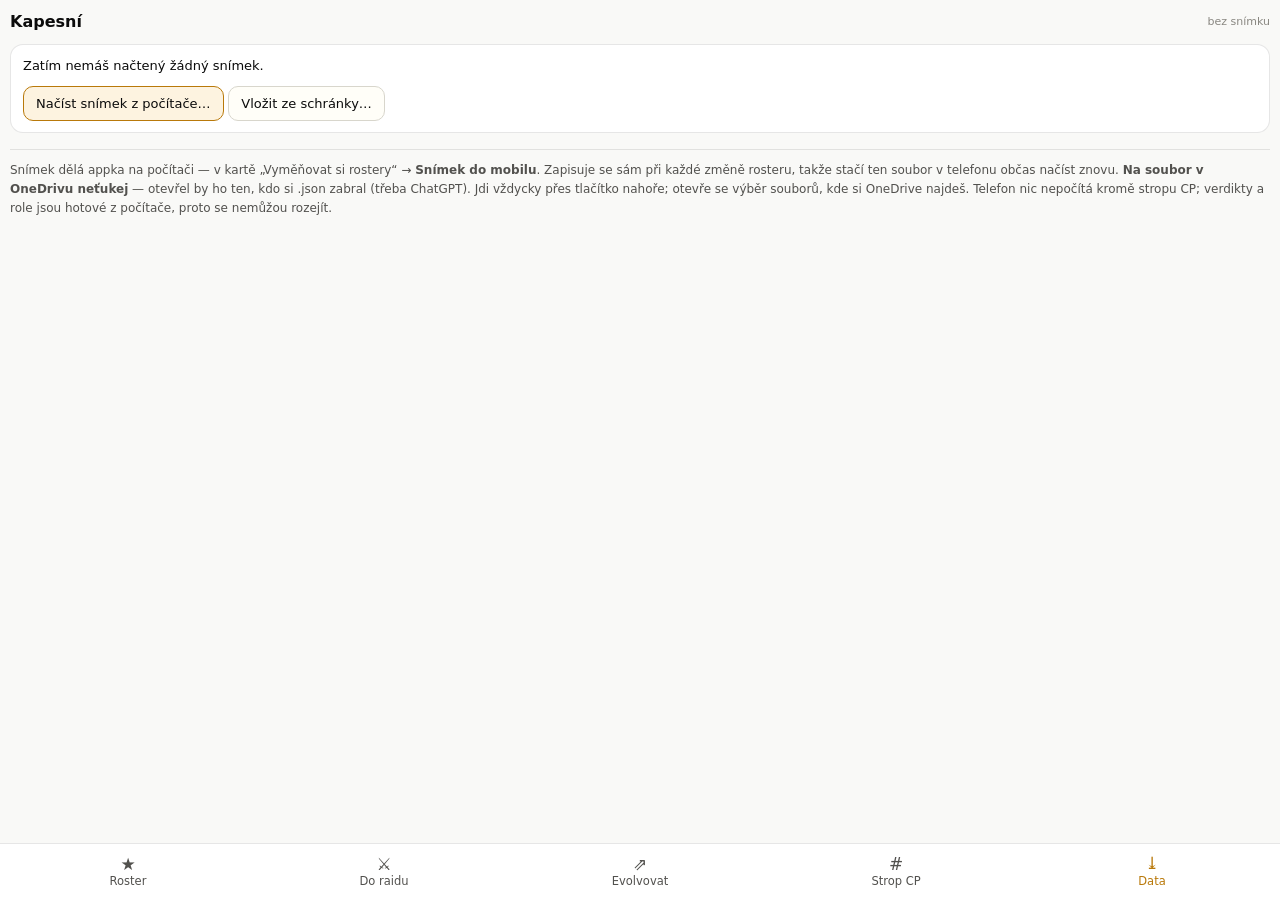
<file: strop.html>
<!doctype html>
<html lang="cs">
<head>
<meta charset="utf-8" />
<meta name="viewport" content="width=device-width, initial-scale=1, viewport-fit=cover" />
<meta name="theme-color" content="#0d0d0d" />
<title>Pokémon — kapesní</title>
<style>
  :root {
    --page: #f9f9f7; --karta: #ffffff; --text: #0b0b0b; --text2: #52514e;
    --tlum: #898781; --cara: rgba(11,11,11,.10); --pole: #fffef8;
    --polekraj: #d8d6cc; --zluta: #b9790a; --zlutabg: #fdf3e0;
    --zelena: #0ca30c; --zelenabg: #e6f6e6; --cerv: #c05a34; --cervbg: #fbe9e2;
  }
  @media (prefers-color-scheme: dark) {
    :root {
      --page: #0d0d0d; --karta: #171716; --text: #ffffff; --text2: #c3c2b7;
      --tlum: #898781; --cara: rgba(255,255,255,.10); --pole: #232320;
      --polekraj: #3a3a37; --zluta: #fab219; --zlutabg: #362b0e;
      --zelena: #4cd04c; --zelenabg: #14301a; --cerv: #ec835a; --cervbg: #3a2119;
    }
  }
  * { box-sizing: border-box; -webkit-tap-highlight-color: transparent; }
  body { margin: 0; padding: 10px 10px 76px; background: var(--page); color: var(--text);
    font: 15px/1.5 system-ui, -apple-system, "Segoe UI", Roboto, sans-serif; }
  h1 { font-size: 16px; margin: 0; }
  .hlava { display: flex; align-items: center; justify-content: space-between;
    gap: 8px; margin-bottom: 10px; }
  .hlava .kdy { font-size: 11px; color: var(--tlum); text-align: right; }
  button, input, select { font-family: inherit; }
  .btn { padding: 9px 12px; font-size: 13px; border: 1px solid var(--polekraj);
    border-radius: 10px; background: var(--pole); color: var(--text); }
  .btn.hlavni { background: var(--zlutabg); border-color: var(--zluta); color: var(--text); }
  label { display: block; font-size: 12px; color: var(--text2); margin-bottom: 4px; }
  input[type=text], input[type=search], select { width: 100%; padding: 11px 12px;
    font-size: 16px; border: 1px solid var(--polekraj); border-radius: 10px;
    background: var(--pole); color: var(--text); }
  .karta { background: var(--karta); border: 1px solid var(--cara); border-radius: 13px;
    padding: 11px 12px; margin-bottom: 9px; }

  /* --- záložky dole, aby na ně dosáhl palec --- */
  .zalozky { position: fixed; left: 0; right: 0; bottom: 0; display: flex;
    background: var(--karta); border-top: 1px solid var(--cara);
    padding-bottom: env(safe-area-inset-bottom); z-index: 5; }
  .zalozky button { flex: 1 1 0; min-width: 0; border: 0; background: none;
    color: var(--text2); padding: 11px 2px 12px; font-size: 11.5px; }
  .zalozky button b { display: block; font-size: 17px; line-height: 1.1; font-weight: 400; }
  .zalozky button.on { color: var(--zluta); }
  .zalozky button.on b { transform: translateY(-1px); }

  /* --- roster --- */
  .filtry { display: flex; gap: 6px; margin: 8px 0 10px; flex-wrap: wrap; }
  .filtry button { flex: 1 1 0; min-width: 0; padding: 8px 4px; font-size: 12px;
    border: 1px solid var(--polekraj); border-radius: 9px; background: var(--pole);
    color: var(--text2); }
  .filtry button.on { background: var(--zlutabg); border-color: var(--zluta); color: var(--text); }
  .kus { background: var(--karta); border: 1px solid var(--cara); border-radius: 12px;
    padding: 9px 11px; margin-bottom: 7px; }
  .kus .r1 { display: flex; align-items: baseline; justify-content: space-between; gap: 8px; }
  .kus .jm { font-size: 15px; font-weight: 600; }
  .kus .cp { font-size: 13px; color: var(--text2); white-space: nowrap; }
  .kus .verdikt { font-size: 12.5px; margin-top: 3px; }
  .kus.ano .verdikt { color: var(--zelena); }
  .kus.ne .verdikt { color: var(--cerv); }
  .kus ul { list-style: none; margin: 6px 0 0; padding: 0; }
  .kus li { font-size: 12px; color: var(--text2); padding: 3px 8px; border-radius: 7px;
    background: var(--zlutabg); margin-bottom: 3px; }
  .prazdno { color: var(--text2); font-size: 13.5px; padding: 20px 4px; text-align: center; }

  /* --- raid --- */
  .typy { display: grid; grid-template-columns: repeat(3, 1fr); gap: 5px; margin-top: 8px; }
  .typy button { padding: 8px 2px; font-size: 11.5px; border: 1px solid var(--polekraj);
    border-radius: 8px; background: var(--pole); color: var(--text2); }
  .typy button.on { background: var(--zlutabg); border-color: var(--zluta); color: var(--text); }
  .parta { counter-reset: p; }
  .parta .kus { position: relative; padding-left: 34px; }
  .parta .kus::before { counter-increment: p; content: counter(p);
    position: absolute; left: 10px; top: 9px; font-size: 15px; font-weight: 700;
    color: var(--zluta); }

  .pozn { font-size: 12px; color: var(--text2); line-height: 1.6;
    border-top: 1px solid var(--cara); margin-top: 16px; padding-top: 11px; }
  .chyba { color: var(--zluta); font-size: 13.5px; margin-top: 12px; }

  /* --- strop CP --- */
  .iv-mrizka { display: grid; grid-template-columns: repeat(3, 1fr); gap: 8px; margin-top: 12px; }
  .iv { background: var(--karta); border: 1px solid var(--cara); border-radius: 12px;
    padding: 7px 5px; text-align: center; min-width: 0; }
  .iv .jm { font-size: 11px; color: var(--text2); text-transform: uppercase; letter-spacing: .03em; }
  .iv .radek { display: flex; align-items: center; justify-content: space-between; margin-top: 4px; }
  .iv button { flex: 0 0 34px; height: 38px; font-size: 20px; line-height: 1; padding: 0;
    border: 1px solid var(--polekraj); border-radius: 10px; background: var(--pole);
    color: var(--text); }
  .iv .hod { font-size: 21px; font-weight: 700; min-width: 22px; }
  .liga h2 { font-size: 15px; margin: 0; display: flex; justify-content: space-between;
    align-items: baseline; gap: 8px; }
  .liga h2 span { font-size: 12px; color: var(--tlum); font-weight: 400; }
  .stupne { list-style: none; margin: 10px 0 0; padding: 0; }
  .stupne li { display: flex; justify-content: space-between; align-items: baseline;
    padding: 7px 10px; border-radius: 9px; background: var(--zlutabg); margin-bottom: 5px; }
  .stupne li.fin { background: var(--zelenabg); }
  .stupne li .c { font-size: 19px; font-weight: 700; color: var(--zluta); }
  .stupne li.fin .c { color: var(--zelena); }
  .stupne li .po { font-size: 11px; color: var(--text2); display: block; }
  .nevejde { color: var(--text2); font-size: 13px; margin: 8px 0 0; }
</style>
</head>
<body>

<div class="hlava">
  <h1 id="nadpis">Kapesní</h1>
  <div class="kdy" id="kdy"></div>
</div>

<div id="obsah"></div>

<nav class="zalozky" id="zalozky">
  <button data-z="roster"><b>★</b>Roster</button>
  <button data-z="raid"><b>⚔</b>Do raidu</button>
  <button data-z="evo"><b>⇗</b>Evolvovat</button>
  <button data-z="strop"><b>#</b>Strop CP</button>
  <button data-z="data"><b>⤓</b>Data</button>
</nav>

<input type="file" id="souborSnimek" style="display:none" />

<script>
var DEX = {"s":{"bulbasaur":["Bulbasaur",118,111,128],"ivysaur":["Ivysaur",151,143,155],"venusaur":["Venusaur",198,189,190],"charmander":["Charmander",116,93,118],"charmeleon":["Charmeleon",158,126,151],"charizard":["Charizard",223,173,186],"squirtle":["Squirtle",94,121,127],"wartortle":["Wartortle",126,155,153],"blastoise":["Blastoise",171,207,188],"caterpie":["Caterpie",55,55,128],"metapod":["Metapod",45,80,137],"butterfree":["Butterfree",167,137,155],"weedle":["Weedle",63,50,120],"kakuna":["Kakuna",46,75,128],"beedrill":["Beedrill",169,130,163],"pidgey":["Pidgey",85,73,120],"pidgeotto":["Pidgeotto",117,105,160],"pidgeot":["Pidgeot",166,154,195],"rattata-alola":["Rattata",103,70,102],"rattata":["Rattata",103,70,102],"raticate-alola":["Raticate",135,154,181],"raticate":["Raticate",161,139,146],"spearow":["Spearow",112,60,120],"fearow":["Fearow",182,133,163],"ekans":["Ekans",110,97,111],"arbok":["Arbok",167,153,155],"pikachu":["Pikachu",112,96,111],"raichu-alola":["Raichu",201,154,155],"raichu":["Raichu",193,151,155],"sandshrew-alola":["Sandshrew",125,129,137],"sandshrew":["Sandshrew",126,120,137],"sandslash-alola":["Sandslash",177,195,181],"sandslash":["Sandslash",182,175,181],"nidoranf":["Nidoran♀",86,89,146],"nidorina":["Nidorina",117,120,172],"nidoqueen":["Nidoqueen",180,173,207],"nidoranm":["Nidoran♂",105,76,130],"nidorino":["Nidorino",137,111,156],"nidoking":["Nidoking",204,156,191],"clefairy":["Clefairy",107,108,172],"clefable":["Clefable",178,162,216],"vulpix-alola":["Vulpix",96,109,116],"vulpix":["Vulpix",96,109,116],"ninetales-alola":["Ninetales",170,193,177],"ninetales":["Ninetales",169,190,177],"jigglypuff":["Jigglypuff",80,41,251],"wigglytuff":["Wigglytuff",156,90,295],"zubat":["Zubat",83,73,120],"golbat":["Golbat",161,150,181],"oddish":["Oddish",131,112,128],"gloom":["Gloom",153,136,155],"vileplume":["Vileplume",202,167,181],"paras":["Paras",121,99,111],"parasect":["Parasect",165,146,155],"venonat":["Venonat",100,100,155],"venomoth":["Venomoth",179,143,172],"diglett-alola":["Diglett",108,81,67],"diglett":["Diglett",109,78,67],"dugtrio-alola":["Dugtrio",201,142,111],"dugtrio":["Dugtrio",167,136,111],"meowth-alola":["Meowth",99,78,120],"meowth-galar":["Meowth",115,92,137],"meowth":["Meowth",92,78,120],"persian-alola":["Persian",158,136,163],"persian":["Persian",150,136,163],"psyduck":["Psyduck",122,95,137],"golduck":["Golduck",191,162,190],"mankey":["Mankey",148,82,120],"primeape":["Primeape",207,138,163],"growlithe-hisui":["Growlithe",142,92,155],"growlithe":["Growlithe",136,93,146],"arcanine-hisui":["Arcanine",232,165,216],"arcanine":["Arcanine",227,166,207],"poliwag":["Poliwag",101,82,120],"poliwhirl":["Poliwhirl",130,123,163],"poliwrath":["Poliwrath",182,184,207],"abra":["Abra",195,82,93],"kadabra":["Kadabra",232,117,120],"alakazam":["Alakazam",271,167,146],"machop":["Machop",137,82,172],"machoke":["Machoke",177,125,190],"machamp":["Machamp",234,159,207],"bellsprout":["Bellsprout",139,61,137],"weepinbell":["Weepinbell",172,92,163],"victreebel":["Victreebel",207,135,190],"tentacool":["Tentacool",97,149,120],"tentacruel":["Tentacruel",166,209,190],"geodude-alola":["Geodude",132,132,120],"geodude":["Geodude",132,132,120],"graveler-alola":["Graveler",164,164,146],"graveler":["Graveler",164,164,146],"golem-alola":["Golem",211,198,190],"golem":["Golem",211,198,190],"ponyta-galar":["Ponyta",170,127,137],"ponyta":["Ponyta",170,127,137],"rapidash-galar":["Rapidash",207,162,163],"rapidash":["Rapidash",207,162,163],"slowpoke-galar":["Slowpoke",109,98,207],"slowpoke":["Slowpoke",109,98,207],"slowbro-galar":["Slowbro",182,156,216],"slowbro":["Slowbro",177,180,216],"magnemite":["Magnemite",165,121,93],"magneton":["Magneton",223,169,137],"farfetchd-galar":["Farfetch’d",174,114,141],"farfetchd":["Farfetch’d",124,115,141],"doduo":["Doduo",158,83,111],"dodrio":["Dodrio",218,140,155],"seel":["Seel",85,121,163],"dewgong":["Dewgong",139,177,207],"grimer-alola":["Grimer",135,90,190],"grimer":["Grimer",135,90,190],"muk-alola":["Muk",190,172,233],"muk":["Muk",190,172,233],"shellder":["Shellder",116,134,102],"cloyster":["Cloyster",186,256,137],"gastly":["Gastly",186,67,102],"haunter":["Haunter",223,107,128],"gengar":["Gengar",261,149,155],"onix":["Onix",85,232,111],"drowzee":["Drowzee",89,136,155],"hypno":["Hypno",144,193,198],"krabby":["Krabby",181,124,102],"kingler":["Kingler",240,181,146],"voltorb-hisui":["Voltorb",109,111,120],"voltorb":["Voltorb",109,111,120],"electrode-hisui":["Electrode",176,176,155],"electrode":["Electrode",173,173,155],"exeggcute":["Exeggcute",107,125,155],"exeggutor-alola":["Exeggutor",230,153,216],"exeggutor":["Exeggutor",233,149,216],"cubone":["Cubone",90,144,137],"marowak-alola":["Marowak",144,186,155],"marowak":["Marowak",144,186,155],"hitmonlee":["Hitmonlee",224,181,137],"hitmonchan":["Hitmonchan",193,197,137],"lickitung":["Lickitung",108,137,207],"koffing":["Koffing",119,141,120],"weezing-galar":["Weezing",174,197,163],"weezing":["Weezing",174,197,163],"rhyhorn":["Rhyhorn",140,127,190],"rhydon":["Rhydon",222,171,233],"chansey":["Chansey",60,128,487],"tangela":["Tangela",183,169,163],"kangaskhan":["Kangaskhan",181,165,233],"horsea":["Horsea",129,103,102],"seadra":["Seadra",187,156,146],"goldeen":["Goldeen",123,110,128],"seaking":["Seaking",175,147,190],"staryu":["Staryu",137,112,102],"starmie":["Starmie",210,184,155],"mrmime-galar":["Mr. Mime",183,169,137],"mrmime":["Mr. Mime",192,205,120],"scyther":["Scyther",218,170,172],"jynx":["Jynx",223,151,163],"electabuzz":["Electabuzz",198,158,163],"magmar":["Magmar",206,154,163],"pinsir":["Pinsir",238,182,163],"tauros":["Tauros",198,183,181],"tauros-paldeaaqua":["Tauros",210,193,181],"tauros-paldeablaze":["Tauros",210,193,181],"tauros-paldeacombat":["Tauros",210,193,181],"magikarp":["Magikarp",29,85,85],"gyarados":["Gyarados",237,186,216],"lapras":["Lapras",165,174,277],"ditto":["Ditto",91,91,134],"eevee":["Eevee",104,114,146],"vaporeon":["Vaporeon",205,161,277],"jolteon":["Jolteon",232,182,163],"flareon":["Flareon",246,179,163],"porygon":["Porygon",153,136,163],"omanyte":["Omanyte",155,153,111],"omastar":["Omastar",207,201,172],"kabuto":["Kabuto",148,140,102],"kabutops":["Kabutops",220,186,155],"aerodactyl":["Aerodactyl",221,159,190],"snorlax":["Snorlax",190,169,330],"articuno-galar":["Articuno",250,197,207],"articuno":["Articuno",192,236,207],"zapdos-galar":["Zapdos",252,189,207],"zapdos":["Zapdos",253,185,207],"moltres-galar":["Moltres",202,231,207],"moltres":["Moltres",251,181,207],"dratini":["Dratini",119,91,121],"dragonair":["Dragonair",163,135,156],"dragonite":["Dragonite",263,198,209],"mewtwo-a":["Mewtwo",182,278,214],"mewtwo":["Mewtwo",300,182,214],"mew":["Mew",210,210,225],"chikorita":["Chikorita",92,122,128],"bayleef":["Bayleef",122,155,155],"meganium":["Meganium",168,202,190],"cyndaquil":["Cyndaquil",116,93,118],"quilava":["Quilava",158,126,151],"typhlosion-hisui":["Typhlosion",238,172,177],"typhlosion":["Typhlosion",223,173,186],"totodile":["Totodile",117,109,137],"croconaw":["Croconaw",150,142,163],"feraligatr":["Feraligatr",205,188,198],"sentret":["Sentret",79,73,111],"furret":["Furret",148,125,198],"hoothoot":["Hoothoot",67,88,155],"noctowl":["Noctowl",145,156,225],"ledyba":["Ledyba",72,118,120],"ledian":["Ledian",107,179,146],"spinarak":["Spinarak",105,73,120],"ariados":["Ariados",161,124,172],"crobat":["Crobat",194,178,198],"chinchou":["Chinchou",106,97,181],"lanturn":["Lanturn",146,137,268],"pichu":["Pichu",77,53,85],"cleffa":["Cleffa",75,79,137],"igglybuff":["Igglybuff",69,32,207],"togepi":["Togepi",67,116,111],"togetic":["Togetic",139,181,146],"natu":["Natu",134,89,120],"xatu":["Xatu",192,146,163],"mareep":["Mareep",114,79,146],"flaaffy":["Flaaffy",145,109,172],"ampharos":["Ampharos",211,169,207],"bellossom":["Bellossom",169,186,181],"marill":["Marill",37,93,172],"azumarill":["Azumarill",112,152,225],"sudowoodo":["Sudowoodo",167,176,172],"politoed":["Politoed",174,179,207],"hoppip":["Hoppip",67,94,111],"skiploom":["Skiploom",91,120,146],"jumpluff":["Jumpluff",118,183,181],"aipom":["Aipom",136,112,146],"sunkern":["Sunkern",55,55,102],"sunflora":["Sunflora",185,135,181],"yanma":["Yanma",154,94,163],"wooper":["Wooper",75,66,146],"wooper-paldea":["Wooper",75,66,146],"quagsire":["Quagsire",152,143,216],"espeon":["Espeon",261,175,163],"umbreon":["Umbreon",126,240,216],"murkrow":["Murkrow",175,87,155],"slowking-galar":["Slowking",190,180,216],"slowking":["Slowking",177,180,216],"misdreavus":["Misdreavus",167,154,155],"unown-a":["Unown",136,91,134],"unown-b":["Unown",136,91,134],"unown-c":["Unown",136,91,134],"unown-d":["Unown",136,91,134],"unown-e":["Unown",136,91,134],"unown-exclamationpoint":["Unown",136,91,134],"unown-f":["Unown",136,91,134],"unown-g":["Unown",136,91,134],"unown-h":["Unown",136,91,134],"unown-i":["Unown",136,91,134],"unown-j":["Unown",136,91,134],"unown-k":["Unown",136,91,134],"unown-l":["Unown",136,91,134],"unown-m":["Unown",136,91,134],"unown-n":["Unown",136,91,134],"unown-o":["Unown",136,91,134],"unown-p":["Unown",136,91,134],"unown-q":["Unown",136,91,134],"unown-questionmark":["Unown",136,91,134],"unown-r":["Unown",136,91,134],"unown-s":["Unown",136,91,134],"unown-t":["Unown",136,91,134],"unown-u":["Unown",136,91,134],"unown-v":["Unown",136,91,134],"unown-w":["Unown",136,91,134],"unown-x":["Unown",136,91,134],"unown-y":["Unown",136,91,134],"unown-z":["Unown",136,91,134],"wobbuffet":["Wobbuffet",60,106,382],"girafarig":["Girafarig",182,133,172],"pineco":["Pineco",108,122,137],"forretress":["Forretress",161,205,181],"dunsparce":["Dunsparce",131,128,225],"gligar":["Gligar",143,184,163],"steelix":["Steelix",148,272,181],"snubbull":["Snubbull",137,85,155],"granbull":["Granbull",212,131,207],"qwilfish-hisui":["Qwilfish",184,151,163],"qwilfish":["Qwilfish",184,138,163],"scizor":["Scizor",236,181,172],"shuckle":["Shuckle",17,396,85],"heracross":["Heracross",234,179,190],"sneasel-hisui":["Sneasel",189,146,146],"sneasel":["Sneasel",189,146,146],"teddiursa":["Teddiursa",142,93,155],"ursaring":["Ursaring",236,144,207],"slugma":["Slugma",118,71,120],"magcargo":["Magcargo",139,191,137],"swinub":["Swinub",90,69,137],"piloswine":["Piloswine",181,138,225],"corsola-galar":["Corsola",116,182,155],"corsola":["Corsola",118,156,146],"remoraid":["Remoraid",127,69,111],"octillery":["Octillery",197,141,181],"delibird":["Delibird",128,90,128],"mantine":["Mantine",148,226,163],"skarmory":["Skarmory",148,226,163],"houndour":["Houndour",152,83,128],"houndoom":["Houndoom",224,144,181],"kingdra":["Kingdra",194,194,181],"phanpy":["Phanpy",107,98,207],"donphan":["Donphan",214,185,207],"porygon2":["Porygon2",198,180,198],"stantler":["Stantler",192,131,177],"smeargle":["Smeargle",40,83,146],"tyrogue":["Tyrogue",64,64,111],"hitmontop":["Hitmontop",173,207,137],"smoochum":["Smoochum",153,91,128],"elekid":["Elekid",135,101,128],"magby":["Magby",151,99,128],"miltank":["Miltank",157,193,216],"blissey":["Blissey",129,169,496],"raikou":["Raikou",241,195,207],"entei":["Entei",235,171,251],"suicune":["Suicune",180,235,225],"larvitar":["Larvitar",115,93,137],"pupitar":["Pupitar",155,133,172],"tyranitar":["Tyranitar",251,207,225],"lugia":["Lugia",193,310,235],"hooh":["Ho-Oh",239,244,214],"celebi":["Celebi",210,210,225],"treecko":["Treecko",124,94,120],"grovyle":["Grovyle",172,120,137],"sceptile":["Sceptile",223,169,172],"torchic":["Torchic",130,87,128],"combusken":["Combusken",163,115,155],"blaziken":["Blaziken",240,141,190],"mudkip":["Mudkip",126,93,137],"marshtomp":["Marshtomp",156,133,172],"swampert":["Swampert",208,175,225],"poochyena":["Poochyena",96,61,111],"mightyena":["Mightyena",171,132,172],"zigzagoon-galar":["Zigzagoon",58,80,116],"zigzagoon":["Zigzagoon",58,80,116],"linoone-galar":["Linoone",142,128,186],"linoone":["Linoone",142,128,186],"wurmple":["Wurmple",75,59,128],"silcoon":["Silcoon",60,77,137],"beautifly":["Beautifly",189,98,155],"cascoon":["Cascoon",60,77,137],"dustox":["Dustox",98,162,155],"lotad":["Lotad",71,77,120],"lombre":["Lombre",112,119,155],"ludicolo":["Ludicolo",173,176,190],"seedot":["Seedot",71,77,120],"nuzleaf":["Nuzleaf",134,78,172],"shiftry":["Shiftry",200,121,207],"taillow":["Taillow",106,61,120],"swellow":["Swellow",185,124,155],"wingull":["Wingull",106,61,120],"pelipper":["Pelipper",175,174,155],"ralts":["Ralts",79,59,99],"kirlia":["Kirlia",117,90,116],"gardevoir":["Gardevoir",237,195,169],"surskit":["Surskit",93,87,120],"masquerain":["Masquerain",192,150,172],"shroomish":["Shroomish",74,110,155],"breloom":["Breloom",241,144,155],"slakoth":["Slakoth",104,92,155],"vigoroth":["Vigoroth",159,145,190],"slaking":["Slaking",290,166,284],"nincada":["Nincada",80,126,104],"ninjask":["Ninjask",199,112,156],"shedinja":["Shedinja",153,73,1],"whismur":["Whismur",92,42,162],"loudred":["Loudred",134,81,197],"exploud":["Exploud",179,137,232],"makuhita":["Makuhita",99,54,176],"hariyama":["Hariyama",209,114,302],"azurill":["Azurill",36,71,137],"nosepass":["Nosepass",82,215,102],"skitty":["Skitty",84,79,137],"delcatty":["Delcatty",132,127,172],"sableye":["Sableye",141,136,137],"mawile":["Mawile",155,141,137],"aron":["Aron",121,141,137],"lairon":["Lairon",158,198,155],"aggron":["Aggron",198,257,172],"meditite":["Meditite",78,107,102],"medicham":["Medicham",121,152,155],"electrike":["Electrike",123,78,120],"manectric":["Manectric",215,127,172],"plusle":["Plusle",167,129,155],"minun":["Minun",147,150,155],"volbeat":["Volbeat",143,166,163],"illumise":["Illumise",143,166,163],"roselia":["Roselia",186,131,137],"gulpin":["Gulpin",80,99,172],"swalot":["Swalot",140,159,225],"carvanha":["Carvanha",171,39,128],"sharpedo":["Sharpedo",243,83,172],"wailmer":["Wailmer",136,68,277],"wailord":["Wailord",175,87,347],"numel":["Numel",119,79,155],"camerupt":["Camerupt",194,136,172],"torkoal":["Torkoal",151,203,172],"spoink":["Spoink",125,122,155],"grumpig":["Grumpig",171,188,190],"spinda-00":["Spinda",116,116,155],"spinda-01":["Spinda",116,116,155],"spinda-02":["Spinda",116,116,155],"spinda-03":["Spinda",116,116,155],"spinda-04":["Spinda",116,116,155],"spinda-05":["Spinda",116,116,155],"spinda-06":["Spinda",116,116,155],"spinda-07":["Spinda",116,116,155],"spinda-08":["Spinda",116,116,155],"spinda-09":["Spinda",116,116,155],"spinda-10":["Spinda",116,116,155],"spinda-11":["Spinda",116,116,155],"spinda-12":["Spinda",116,116,155],"spinda-13":["Spinda",116,116,155],"spinda-14":["Spinda",116,116,155],"spinda-15":["Spinda",116,116,155],"spinda-16":["Spinda",116,116,155],"spinda-17":["Spinda",116,116,155],"spinda-18":["Spinda",116,116,155],"spinda-19":["Spinda",116,116,155],"trapinch":["Trapinch",162,78,128],"vibrava":["Vibrava",134,99,137],"flygon":["Flygon",205,168,190],"cacnea":["Cacnea",156,74,137],"cacturne":["Cacturne",221,115,172],"swablu":["Swablu",76,132,128],"altaria":["Altaria",141,201,181],"zangoose":["Zangoose",222,124,177],"seviper":["Seviper",196,118,177],"lunatone":["Lunatone",178,153,207],"solrock":["Solrock",178,153,207],"barboach":["Barboach",93,82,137],"whiscash":["Whiscash",151,141,242],"corphish":["Corphish",141,99,125],"crawdaunt":["Crawdaunt",224,142,160],"baltoy":["Baltoy",77,124,120],"claydol":["Claydol",140,229,155],"lileep":["Lileep",105,150,165],"cradily":["Cradily",152,194,200],"anorith":["Anorith",176,100,128],"armaldo":["Armaldo",222,174,181],"feebas":["Feebas",29,85,85],"milotic":["Milotic",192,219,216],"castform":["Castform",139,139,172],"castform-rainy":["Castform",139,139,172],"castform-snowy":["Castform",139,139,172],"castform-sunny":["Castform",139,139,172],"kecleon":["Kecleon",161,189,155],"shuppet":["Shuppet",138,65,127],"banette":["Banette",218,126,162],"duskull":["Duskull",70,162,85],"dusclops":["Dusclops",124,234,120],"tropius":["Tropius",136,163,223],"chimecho":["Chimecho",175,170,181],"absol":["Absol",246,120,163],"wynaut":["Wynaut",41,86,216],"snorunt":["Snorunt",95,95,137],"glalie":["Glalie",162,162,190],"spheal":["Spheal",95,90,172],"sealeo":["Sealeo",137,132,207],"walrein":["Walrein",182,176,242],"clamperl":["Clamperl",133,135,111],"huntail":["Huntail",197,179,146],"gorebyss":["Gorebyss",211,179,146],"relicanth":["Relicanth",162,203,225],"luvdisc":["Luvdisc",81,128,125],"bagon":["Bagon",134,93,128],"shelgon":["Shelgon",172,155,163],"salamence":["Salamence",277,168,216],"beldum":["Beldum",96,132,120],"metang":["Metang",138,176,155],"metagross":["Metagross",257,228,190],"regirock":["Regirock",179,309,190],"regice":["Regice",179,309,190],"registeel":["Registeel",143,285,190],"latias":["Latias",228,246,190],"latios":["Latios",268,212,190],"kyogre":["Kyogre",270,228,205],"groudon":["Groudon",270,228,205],"rayquaza":["Rayquaza",284,170,213],"jirachi":["Jirachi",210,210,225],"deoxys-attack":["Deoxys",414,46,137],"deoxys-defense":["Deoxys",144,330,137],"deoxys":["Deoxys",345,115,137],"deoxys-speed":["Deoxys",230,218,137],"turtwig":["Turtwig",119,110,146],"grotle":["Grotle",157,143,181],"torterra":["Torterra",202,188,216],"chimchar":["Chimchar",113,86,127],"monferno":["Monferno",158,105,162],"infernape":["Infernape",222,151,183],"piplup":["Piplup",112,102,142],"prinplup":["Prinplup",150,139,162],"empoleon":["Empoleon",210,186,197],"starly":["Starly",101,58,120],"staravia":["Staravia",142,94,146],"staraptor":["Staraptor",234,140,198],"bidoof":["Bidoof",80,73,153],"bibarel":["Bibarel",162,119,188],"kricketot":["Kricketot",45,74,114],"kricketune":["Kricketune",160,100,184],"shinx":["Shinx",117,64,128],"luxio":["Luxio",159,95,155],"luxray":["Luxray",232,156,190],"budew":["Budew",91,109,120],"roserade":["Roserade",243,185,155],"cranidos":["Cranidos",218,71,167],"rampardos":["Rampardos",295,109,219],"shieldon":["Shieldon",76,195,102],"bastiodon":["Bastiodon",94,286,155],"burmy-plant":["Burmy",53,83,120],"burmy-sandy":["Burmy",53,83,120],"burmy-trash":["Burmy",53,83,120],"wormadam-plant":["Wormadam",141,180,155],"wormadam-sandy":["Wormadam",141,180,155],"wormadam-trash":["Wormadam",127,175,155],"mothim":["Mothim",185,98,172],"combee":["Combee",59,83,102],"vespiquen":["Vespiquen",149,190,172],"pachirisu":["Pachirisu",94,172,155],"buizel":["Buizel",132,67,146],"floatzel":["Floatzel",221,114,198],"cherubi":["Cherubi",108,92,128],"cherrim-overcast":["Cherrim",170,153,172],"cherrim-sunny":["Cherrim",170,153,172],"shellos-eastsea":["Shellos",103,105,183],"shellos-westsea":["Shellos",103,105,183],"gastrodon-eastsea":["Gastrodon",169,143,244],"gastrodon-westsea":["Gastrodon",169,143,244],"ambipom":["Ambipom",205,143,181],"drifloon":["Drifloon",117,80,207],"drifblim":["Drifblim",180,102,312],"buneary":["Buneary",130,105,146],"lopunny":["Lopunny",156,194,163],"mismagius":["Mismagius",211,187,155],"honchkrow":["Honchkrow",243,103,225],"glameow":["Glameow",109,82,135],"purugly":["Purugly",172,133,174],"chingling":["Chingling",114,94,128],"stunky":["Stunky",121,90,160],"skuntank":["Skuntank",184,132,230],"bronzor":["Bronzor",43,154,149],"bronzong":["Bronzong",161,213,167],"bonsly":["Bonsly",124,133,137],"mimejr":["Mime Jr.",125,142,85],"happiny":["Happiny",25,77,225],"chatot":["Chatot",183,91,183],"spiritomb":["Spiritomb",169,199,137],"gible":["Gible",124,84,151],"gabite":["Gabite",172,125,169],"garchomp":["Garchomp",261,193,239],"munchlax":["Munchlax",137,117,286],"riolu":["Riolu",127,78,120],"lucario":["Lucario",236,144,172],"hippopotas":["Hippopotas",124,118,169],"hippowdon":["Hippowdon",201,191,239],"skorupi":["Skorupi",93,151,120],"drapion":["Drapion",180,202,172],"croagunk":["Croagunk",116,76,134],"toxicroak":["Toxicroak",211,133,195],"carnivine":["Carnivine",187,136,179],"finneon":["Finneon",96,116,135],"lumineon":["Lumineon",142,170,170],"mantyke":["Mantyke",105,179,128],"snover":["Snover",115,105,155],"abomasnow":["Abomasnow",178,158,207],"weavile":["Weavile",243,171,172],"magnezone":["Magnezone",238,205,172],"lickilicky":["Lickilicky",161,181,242],"rhyperior":["Rhyperior",241,190,251],"tangrowth":["Tangrowth",207,184,225],"electivire":["Electivire",249,163,181],"magmortar":["Magmortar",247,172,181],"togekiss":["Togekiss",225,217,198],"yanmega":["Yanmega",231,156,200],"leafeon":["Leafeon",216,219,163],"glaceon":["Glaceon",238,205,163],"gliscor":["Gliscor",185,222,181],"mamoswine":["Mamoswine",247,146,242],"porygonz":["Porygon-Z",264,150,198],"gallade":["Gallade",237,195,169],"probopass":["Probopass",135,275,155],"dusknoir":["Dusknoir",180,254,128],"froslass":["Froslass",171,150,172],"rotom-fan":["Rotom",204,219,137],"rotom-frost":["Rotom",204,219,137],"rotom-heat":["Rotom",204,219,137],"rotom-mow":["Rotom",204,219,137],"rotom":["Rotom",185,159,137],"rotom-wash":["Rotom",204,219,137],"uxie":["Uxie",156,270,181],"mesprit":["Mesprit",212,212,190],"azelf":["Azelf",270,151,181],"dialga":["Dialga",275,211,205],"dialga-origin":["Dialga",270,225,205],"palkia":["Palkia",280,215,189],"palkia-origin":["Palkia",286,223,189],"heatran":["Heatran",251,213,209],"regigigas":["Regigigas",287,210,221],"giratina-altered":["Giratina",187,225,284],"giratina-origin":["Giratina",225,187,284],"cresselia":["Cresselia",152,258,260],"phione":["Phione",162,162,190],"manaphy":["Manaphy",210,210,225],"darkrai":["Darkrai",285,198,172],"shaymin-land":["Shaymin",210,210,225],"shaymin-sky":["Shaymin",261,166,225],"arceus-bug":["Arceus",238,238,237],"arceus-dark":["Arceus",238,238,237],"arceus-dragon":["Arceus",238,238,237],"arceus-electric":["Arceus",238,238,237],"arceus-fairy":["Arceus",238,238,237],"arceus-fighting":["Arceus",238,238,237],"arceus-fire":["Arceus",238,238,237],"arceus-flying":["Arceus",238,238,237],"arceus-ghost":["Arceus",238,238,237],"arceus-grass":["Arceus",238,238,237],"arceus-ground":["Arceus",238,238,237],"arceus-ice":["Arceus",238,238,237],"arceus":["Arceus",238,238,237],"arceus-poison":["Arceus",238,238,237],"arceus-psychic":["Arceus",238,238,237],"arceus-rock":["Arceus",238,238,237],"arceus-steel":["Arceus",238,238,237],"arceus-water":["Arceus",238,238,237],"victini":["Victini",210,210,225],"snivy":["Snivy",88,107,128],"servine":["Servine",122,152,155],"serperior":["Serperior",161,204,181],"tepig":["Tepig",115,85,163],"pignite":["Pignite",173,106,207],"emboar":["Emboar",235,127,242],"oshawott":["Oshawott",117,85,146],"dewott":["Dewott",159,116,181],"samurott-hisui":["Samurott",218,152,207],"samurott":["Samurott",212,157,216],"patrat":["Patrat",98,73,128],"watchog":["Watchog",165,139,155],"lillipup":["Lillipup",107,86,128],"herdier":["Herdier",145,126,163],"stoutland":["Stoutland",206,182,198],"purrloin":["Purrloin",98,73,121],"liepard":["Liepard",187,106,162],"pansage":["Pansage",104,94,137],"simisage":["Simisage",206,133,181],"pansear":["Pansear",104,94,137],"simisear":["Simisear",206,133,181],"panpour":["Panpour",104,94,137],"simipour":["Simipour",206,133,181],"munna":["Munna",111,92,183],"musharna":["Musharna",183,166,253],"pidove":["Pidove",98,80,137],"tranquill":["Tranquill",144,107,158],"unfezant":["Unfezant",226,146,190],"blitzle":["Blitzle",118,64,128],"zebstrika":["Zebstrika",211,136,181],"roggenrola":["Roggenrola",121,110,146],"boldore":["Boldore",174,143,172],"gigalith":["Gigalith",226,201,198],"woobat":["Woobat",107,85,163],"swoobat":["Swoobat",161,119,167],"drilbur":["Drilbur",154,85,155],"excadrill":["Excadrill",255,129,242],"audino":["Audino",114,163,230],"timburr":["Timburr",134,87,181],"gurdurr":["Gurdurr",180,134,198],"conkeldurr":["Conkeldurr",243,158,233],"tympole":["Tympole",98,78,137],"palpitoad":["Palpitoad",128,109,181],"seismitoad":["Seismitoad",188,150,233],"throh":["Throh",172,160,260],"sawk":["Sawk",231,153,181],"sewaddle":["Sewaddle",96,124,128],"swadloon":["Swadloon",115,162,146],"leavanny":["Leavanny",205,165,181],"venipede":["Venipede",83,99,102],"whirlipede":["Whirlipede",100,173,120],"scolipede":["Scolipede",203,175,155],"cottonee":["Cottonee",71,111,120],"whimsicott":["Whimsicott",164,176,155],"petilil":["Petilil",119,91,128],"lilligant-hisui":["Lilligant",208,159,172],"lilligant":["Lilligant",214,155,172],"basculin-bluestriped":["Basculin",189,129,172],"basculin-redstriped":["Basculin",189,129,172],"basculin-whitestriped":["Basculin",189,129,172],"sandile":["Sandile",132,69,137],"krokorok":["Krokorok",155,90,155],"krookodile":["Krookodile",229,158,216],"darumaka-galar":["Darumaka",153,86,172],"darumaka":["Darumaka",153,86,172],"darmanitan-galarianstandard":["Darmanitan",263,114,233],"darmanitan-galarianzen":["Darmanitan",323,123,233],"darmanitan":["Darmanitan",263,114,233],"darmanitan-zen":["Darmanitan",243,202,233],"maractus":["Maractus",201,130,181],"dwebble":["Dwebble",118,128,137],"crustle":["Crustle",188,200,172],"scraggy":["Scraggy",132,132,137],"scrafty":["Scrafty",163,222,163],"sigilyph":["Sigilyph",204,167,176],"yamask-galar":["Yamask",95,141,116],"yamask":["Yamask",95,141,116],"cofagrigus":["Cofagrigus",163,237,151],"tirtouga":["Tirtouga",134,146,144],"carracosta":["Carracosta",192,197,179],"archen":["Archen",213,89,146],"archeops":["Archeops",292,139,181],"trubbish":["Trubbish",96,122,137],"garbodor":["Garbodor",181,164,190],"zorua-hisui":["Zorua",162,79,111],"zorua":["Zorua",153,78,120],"zoroark-hisui":["Zoroark",261,128,146],"zoroark":["Zoroark",250,127,155],"minccino":["Minccino",98,80,146],"cinccino":["Cinccino",198,130,181],"gothita":["Gothita",98,112,128],"gothorita":["Gothorita",137,153,155],"gothitelle":["Gothitelle",176,205,172],"solosis":["Solosis",170,83,128],"duosion":["Duosion",208,103,163],"reuniclus":["Reuniclus",214,148,242],"ducklett":["Ducklett",84,96,158],"swanna":["Swanna",182,132,181],"vanillite":["Vanillite",118,106,113],"vanillish":["Vanillish",151,138,139],"vanilluxe":["Vanilluxe",218,184,174],"deerling-autumn":["Deerling",115,100,155],"deerling-spring":["Deerling",115,100,155],"deerling-summer":["Deerling",115,100,155],"deerling-winter":["Deerling",115,100,155],"sawsbuck-autumn":["Sawsbuck",198,146,190],"sawsbuck-spring":["Sawsbuck",198,146,190],"sawsbuck-summer":["Sawsbuck",198,146,190],"sawsbuck-winter":["Sawsbuck",198,146,190],"emolga":["Emolga",158,127,146],"karrablast":["Karrablast",137,87,137],"escavalier":["Escavalier",223,187,172],"foongus":["Foongus",97,91,170],"amoonguss":["Amoonguss",155,139,249],"frillish":["Frillish",115,134,146],"jellicent":["Jellicent",159,178,225],"alomomola":["Alomomola",138,131,338],"joltik":["Joltik",110,98,137],"galvantula":["Galvantula",201,128,172],"ferroseed":["Ferroseed",82,155,127],"ferrothorn":["Ferrothorn",158,223,179],"klink":["Klink",98,121,120],"klang":["Klang",150,174,155],"klinklang":["Klinklang",199,214,155],"tynamo":["Tynamo",105,78,111],"eelektrik":["Eelektrik",156,130,163],"eelektross":["Eelektross",217,152,198],"elgyem":["Elgyem",148,100,146],"beheeyem":["Beheeyem",221,163,181],"litwick":["Litwick",108,98,137],"lampent":["Lampent",169,115,155],"chandelure":["Chandelure",271,182,155],"axew":["Axew",154,101,130],"fraxure":["Fraxure",212,123,165],"haxorus":["Haxorus",284,172,183],"cubchoo":["Cubchoo",128,74,146],"beartic":["Beartic",233,152,216],"cryogonal":["Cryogonal",190,218,190],"shelmet":["Shelmet",72,140,137],"accelgor":["Accelgor",220,120,190],"stunfisk-galar":["Stunfisk",144,171,240],"stunfisk":["Stunfisk",144,171,240],"mienfoo":["Mienfoo",160,98,128],"mienshao":["Mienshao",258,127,163],"druddigon":["Druddigon",213,170,184],"golett":["Golett",127,92,153],"golurk":["Golurk",222,154,205],"pawniard":["Pawniard",154,114,128],"bisharp":["Bisharp",232,176,163],"bouffalant":["Bouffalant",195,182,216],"rufflet":["Rufflet",150,97,172],"braviary-hisui":["Braviary",213,137,242],"braviary":["Braviary",232,152,225],"vullaby":["Vullaby",105,139,172],"mandibuzz":["Mandibuzz",129,205,242],"heatmor":["Heatmor",204,129,198],"durant":["Durant",217,188,151],"deino":["Deino",116,93,141],"zweilous":["Zweilous",159,135,176],"hydreigon":["Hydreigon",256,188,211],"larvesta":["Larvesta",156,107,146],"volcarona":["Volcarona",264,189,198],"cobalion":["Cobalion",192,229,209],"terrakion":["Terrakion",260,192,209],"virizion":["Virizion",192,229,209],"tornadus-incarnate":["Tornadus",266,164,188],"tornadus-therian":["Tornadus",238,189,188],"thundurus-incarnate":["Thundurus",266,164,188],"thundurus-therian":["Thundurus",295,161,188],"reshiram":["Reshiram",275,211,205],"zekrom":["Zekrom",275,211,205],"landorus-incarnate":["Landorus",261,182,205],"landorus-therian":["Landorus",289,179,205],"kyurem-black":["Kyurem",310,183,245],"kyurem":["Kyurem",246,170,245],"kyurem-white":["Kyurem",310,183,245],"keldeo-ordinary":["Keldeo",260,192,209],"keldeo-resolute":["Keldeo",260,192,209],"meloetta-aria":["Meloetta",250,225,225],"meloetta-pirouette":["Meloetta",269,188,225],"genesect":["Genesect",252,199,174],"chespin":["Chespin",110,106,148],"quilladin":["Quilladin",146,156,156],"chesnaught":["Chesnaught",201,204,204],"fennekin":["Fennekin",116,102,120],"braixen":["Braixen",171,130,153],"delphox":["Delphox",230,189,181],"froakie":["Froakie",122,84,121],"frogadier":["Frogadier",168,114,144],"greninja":["Greninja",223,152,176],"bunnelby":["Bunnelby",68,72,116],"diggersby":["Diggersby",112,155,198],"fletchling":["Fletchling",95,80,128],"fletchinder":["Fletchinder",145,110,158],"talonflame":["Talonflame",176,155,186],"scatterbug-archipelago":["Scatterbug",63,63,116],"scatterbug-continental":["Scatterbug",63,63,116],"scatterbug-elegant":["Scatterbug",63,63,116],"scatterbug-fancy":["Scatterbug",63,63,116],"scatterbug-garden":["Scatterbug",63,63,116],"scatterbug-highplains":["Scatterbug",63,63,116],"scatterbug-icysnow":["Scatterbug",63,63,116],"scatterbug-jungle":["Scatterbug",63,63,116],"scatterbug-marine":["Scatterbug",63,63,116],"scatterbug-meadow":["Scatterbug",63,63,116],"scatterbug-modern":["Scatterbug",63,63,116],"scatterbug-monsoon":["Scatterbug",63,63,116],"scatterbug-ocean":["Scatterbug",63,63,116],"scatterbug-pokeball":["Scatterbug",63,63,116],"scatterbug-polar":["Scatterbug",63,63,116],"scatterbug-river":["Scatterbug",63,63,116],"scatterbug-sandstorm":["Scatterbug",63,63,116],"scatterbug-savanna":["Scatterbug",63,63,116],"scatterbug-sun":["Scatterbug",63,63,116],"scatterbug-tundra":["Scatterbug",63,63,116],"spewpa-archipelago":["Spewpa",48,89,128],"spewpa-continental":["Spewpa",48,89,128],"spewpa-elegant":["Spewpa",48,89,128],"spewpa-fancy":["Spewpa",48,89,128],"spewpa-garden":["Spewpa",48,89,128],"spewpa-highplains":["Spewpa",48,89,128],"spewpa-icysnow":["Spewpa",48,89,128],"spewpa-jungle":["Spewpa",48,89,128],"spewpa-marine":["Spewpa",48,89,128],"spewpa-meadow":["Spewpa",48,89,128],"spewpa-modern":["Spewpa",48,89,128],"spewpa-monsoon":["Spewpa",48,89,128],"spewpa-ocean":["Spewpa",48,89,128],"spewpa-pokeball":["Spewpa",48,89,128],"spewpa-polar":["Spewpa",48,89,128],"spewpa-river":["Spewpa",48,89,128],"spewpa-sandstorm":["Spewpa",48,89,128],"spewpa-savanna":["Spewpa",48,89,128],"spewpa-sun":["Spewpa",48,89,128],"spewpa-tundra":["Spewpa",48,89,128],"vivillon-archipelago":["Vivillon",176,103,190],"vivillon-continental":["Vivillon",176,103,190],"vivillon-elegant":["Vivillon",176,103,190],"vivillon-fancy":["Vivillon",176,103,190],"vivillon-garden":["Vivillon",176,103,190],"vivillon-highplains":["Vivillon",176,103,190],"vivillon-icysnow":["Vivillon",176,103,190],"vivillon-jungle":["Vivillon",176,103,190],"vivillon-marine":["Vivillon",176,103,190],"vivillon-meadow":["Vivillon",176,103,190],"vivillon-modern":["Vivillon",176,103,190],"vivillon-monsoon":["Vivillon",176,103,190],"vivillon-ocean":["Vivillon",176,103,190],"vivillon-pokeball":["Vivillon",176,103,190],"vivillon-polar":["Vivillon",176,103,190],"vivillon-river":["Vivillon",176,103,190],"vivillon-sandstorm":["Vivillon",176,103,190],"vivillon-savanna":["Vivillon",176,103,190],"vivillon-sun":["Vivillon",176,103,190],"vivillon-tundra":["Vivillon",176,103,190],"litleo":["Litleo",139,112,158],"pyroar":["Pyroar",221,149,200],"flabebe-blue":["Flabebe",108,120,127],"flabebe-orange":["Flabebe",108,120,127],"flabebe-red":["Flabebe",108,120,127],"flabebe-white":["Flabebe",108,120,127],"flabebe-yellow":["Flabebe",108,120,127],"floette-blue":["Floette",136,151,144],"floette-orange":["Floette",136,151,144],"floette-red":["Floette",136,151,144],"floette-white":["Floette",136,151,144],"floette-yellow":["Floette",136,151,144],"florges-blue":["Florges",212,244,186],"florges-orange":["Florges",212,244,186],"florges-red":["Florges",212,244,186],"florges-white":["Florges",212,244,186],"florges-yellow":["Florges",212,244,186],"skiddo":["Skiddo",123,102,165],"gogoat":["Gogoat",196,146,265],"pancham":["Pancham",145,107,167],"pangoro":["Pangoro",226,146,216],"furfrou-dandy":["Furfrou",164,167,181],"furfrou-debutante":["Furfrou",164,167,181],"furfrou-diamond":["Furfrou",164,167,181],"furfrou-heart":["Furfrou",164,167,181],"furfrou-kabuki":["Furfrou",164,167,181],"furfrou-lareine":["Furfrou",164,167,181],"furfrou-matron":["Furfrou",164,167,181],"furfrou-natural":["Furfrou",164,167,181],"furfrou-pharaoh":["Furfrou",164,167,181],"furfrou-star":["Furfrou",164,167,181],"espurr":["Espurr",120,114,158],"meowstic":["Meowstic",166,167,179],"honedge":["Honedge",135,139,128],"doublade":["Doublade",188,206,153],"aegislash-blade":["Aegislash",272,97,155],"aegislash-shield":["Aegislash",97,272,155],"spritzee":["Spritzee",110,113,186],"aromatisse":["Aromatisse",173,150,226],"swirlix":["Swirlix",109,119,158],"slurpuff":["Slurpuff",168,163,193],"inkay":["Inkay",98,95,142],"malamar":["Malamar",177,165,200],"binacle":["Binacle",96,120,123],"barbaracle":["Barbaracle",194,205,176],"skrelp":["Skrelp",109,109,137],"dragalge":["Dragalge",177,207,163],"clauncher":["Clauncher",108,117,137],"clawitzer":["Clawitzer",221,171,174],"helioptile":["Helioptile",115,78,127],"heliolisk":["Heliolisk",219,168,158],"tyrunt":["Tyrunt",158,123,151],"tyrantrum":["Tyrantrum",227,191,193],"amaura":["Amaura",124,109,184],"aurorus":["Aurorus",186,163,265],"sylveon":["Sylveon",203,205,216],"hawlucha":["Hawlucha",195,153,186],"dedenne":["Dedenne",164,134,167],"carbink":["Carbink",95,285,137],"goomy":["Goomy",101,112,128],"sliggoo":["Sliggoo",159,176,169],"goodra":["Goodra",220,242,207],"klefki":["Klefki",160,179,149],"phantump":["Phantump",125,103,125],"trevenant":["Trevenant",201,154,198],"pumpkaboo-average":["Pumpkaboo",121,123,135],"pumpkaboo-large":["Pumpkaboo",120,122,144],"pumpkaboo-small":["Pumpkaboo",122,124,127],"pumpkaboo-super":["Pumpkaboo",118,120,153],"gourgeist-average":["Gourgeist",175,213,163],"gourgeist-large":["Gourgeist",179,206,181],"gourgeist-small":["Gourgeist",171,219,146],"gourgeist-super":["Gourgeist",182,200,198],"bergmite":["Bergmite",117,120,146],"avalugg-hisui":["Avalugg",214,238,216],"avalugg":["Avalugg",196,240,216],"noibat":["Noibat",83,73,120],"noivern":["Noivern",205,175,198],"xerneas":["Xerneas",250,185,246],"yveltal":["Yveltal",250,185,246],"zygarde-complete":["Zygarde",184,207,389],"zygarde-completefiftypercent":["Zygarde",203,232,239],"zygarde-completetenpercent":["Zygarde",205,173,144],"zygarde-fiftypercent":["Zygarde",203,232,239],"zygarde-tenpercent":["Zygarde",205,173,144],"diancie":["Diancie",190,285,137],"hoopa-confined":["Hoopa",261,187,173],"hoopa-unbound":["Hoopa",311,191,173],"volcanion":["Volcanion",252,216,190],"rowlet":["Rowlet",102,99,169],"dartrix":["Dartrix",142,139,186],"decidueye-hisui":["Decidueye",213,174,204],"decidueye":["Decidueye",210,179,186],"litten":["Litten",128,79,128],"torracat":["Torracat",174,103,163],"incineroar":["Incineroar",214,175,216],"popplio":["Popplio",120,103,137],"brionne":["Brionne",168,145,155],"primarina":["Primarina",232,195,190],"pikipek":["Pikipek",136,59,111],"trumbeak":["Trumbeak",159,100,146],"toucannon":["Toucannon",222,146,190],"yungoos":["Yungoos",122,56,134],"gumshoos":["Gumshoos",194,113,204],"grubbin":["Grubbin",115,85,132],"charjabug":["Charjabug",145,161,149],"vikavolt":["Vikavolt",254,158,184],"crabrawler":["Crabrawler",150,104,132],"crabominable":["Crabominable",231,138,219],"oricorio-baile":["Oricorio",196,145,181],"oricorio-pau":["Oricorio",196,145,181],"oricorio-pompom":["Oricorio",196,145,181],"oricorio-sensu":["Oricorio",196,145,181],"cutiefly":["Cutiefly",110,81,120],"ribombee":["Ribombee",198,146,155],"rockruff":["Rockruff",117,78,128],"lycanroc-dusk":["Lycanroc",234,139,181],"lycanroc-midday":["Lycanroc",231,140,181],"lycanroc-midnight":["Lycanroc",218,152,198],"wishiwashi-school":["Wishiwashi",255,242,128],"wishiwashi-solo":["Wishiwashi",46,43,128],"mareanie":["Mareanie",98,110,137],"toxapex":["Toxapex",114,273,137],"mudbray":["Mudbray",175,121,172],"mudsdale":["Mudsdale",214,174,225],"dewpider":["Dewpider",72,117,116],"araquanid":["Araquanid",126,219,169],"fomantis":["Fomantis",100,64,120],"lurantis":["Lurantis",192,169,172],"morelull":["Morelull",108,119,120],"shiinotic":["Shiinotic",154,168,155],"salandit":["Salandit",136,80,134],"salazzle":["Salazzle",228,130,169],"stufful":["Stufful",136,95,172],"bewear":["Bewear",226,141,260],"bounsweet":["Bounsweet",55,69,123],"steenee":["Steenee",78,94,141],"tsareena":["Tsareena",222,195,176],"comfey":["Comfey",165,215,139],"oranguru":["Oranguru",168,192,207],"passimian":["Passimian",222,160,225],"wimpod":["Wimpod",67,74,93],"golisopod":["Golisopod",218,226,181],"sandygast":["Sandygast",120,118,146],"palossand":["Palossand",178,178,198],"pyukumuku":["Pyukumuku",97,224,146],"typenull":["Type: Null",184,184,216],"silvally-bug":["Silvally",198,198,216],"silvally-dark":["Silvally",198,198,216],"silvally-dragon":["Silvally",198,198,216],"silvally-electric":["Silvally",198,198,216],"silvally-fairy":["Silvally",198,198,216],"silvally-fighting":["Silvally",198,198,216],"silvally-fire":["Silvally",198,198,216],"silvally-flying":["Silvally",198,198,216],"silvally-ghost":["Silvally",198,198,216],"silvally-grass":["Silvally",198,198,216],"silvally-ground":["Silvally",198,198,216],"silvally-ice":["Silvally",198,198,216],"silvally":["Silvally",198,198,216],"silvally-poison":["Silvally",198,198,216],"silvally-psychic":["Silvally",198,198,216],"silvally-rock":["Silvally",198,198,216],"silvally-steel":["Silvally",198,198,216],"silvally-water":["Silvally",198,198,216],"minior-blue":["Minior",218,131,155],"minior-green":["Minior",218,131,155],"minior-indigo":["Minior",218,131,155],"minior-orange":["Minior",218,131,155],"minior-red":["Minior",218,131,155],"minior-violet":["Minior",218,131,155],"minior-yellow":["Minior",218,131,155],"komala":["Komala",216,165,163],"turtonator":["Turtonator",165,215,155],"togedemaru":["Togedemaru",190,145,163],"mimikyu-busted":["Mimikyu",177,199,146],"mimikyu-disguised":["Mimikyu",177,199,146],"bruxish":["Bruxish",208,145,169],"drampa":["Drampa",231,164,186],"dhelmise":["Dhelmise",233,179,172],"jangmoo":["Jangmo-o",102,108,128],"hakamoo":["Hakamo-o",145,162,146],"kommoo":["Kommo-o",222,240,181],"tapukoko":["Tapu Koko",250,181,172],"tapulele":["Tapu Lele",259,208,172],"tapubulu":["Tapu Bulu",249,215,172],"tapufini":["Tapu Fini",189,254,172],"cosmog":["Cosmog",54,57,125],"cosmoem":["Cosmoem",54,242,125],"solgaleo":["Solgaleo",255,191,264],"lunala":["Lunala",255,191,264],"nihilego":["Nihilego",249,210,240],"buzzwole":["Buzzwole",236,196,216],"pheromosa":["Pheromosa",316,85,174],"xurkitree":["Xurkitree",330,144,195],"celesteela":["Celesteela",207,199,219],"kartana":["Kartana",323,182,139],"guzzlord":["Guzzlord",188,99,440],"necrozma-dawnwings":["Necrozma",277,220,200],"necrozma-duskmane":["Necrozma",277,220,200],"necrozma":["Necrozma",251,195,219],"necrozma-ultra":["Necrozma",337,196,200],"magearna":["Magearna",246,225,190],"marshadow":["Marshadow",265,190,207],"poipole":["Poipole",145,133,167],"naganadel":["Naganadel",263,159,177],"stakataka":["Stakataka",213,298,156],"blacephalon":["Blacephalon",315,148,142],"zeraora":["Zeraora",252,177,204],"meltan":["Meltan",118,99,130],"melmetal":["Melmetal",226,190,264],"grookey":["Grookey",122,91,137],"thwackey":["Thwackey",165,134,172],"rillaboom":["Rillaboom",239,168,225],"scorbunny":["Scorbunny",132,79,137],"raboot":["Raboot",170,125,163],"cinderace":["Cinderace",238,163,190],"sobble":["Sobble",132,79,137],"drizzile":["Drizzile",186,113,163],"inteleon":["Inteleon",262,142,172],"skwovet":["Skwovet",95,86,172],"greedent":["Greedent",160,156,260],"rookidee":["Rookidee",88,67,116],"corvisquire":["Corvisquire",129,110,169],"corviknight":["Corviknight",163,192,221],"blipbug":["Blipbug",46,67,93],"dottler":["Dottler",87,157,137],"orbeetle":["Orbeetle",156,240,155],"nickit":["Nickit",85,82,120],"thievul":["Thievul",172,164,172],"gossifleur":["Gossifleur",70,104,120],"eldegoss":["Eldegoss",148,211,155],"wooloo":["Wooloo",76,97,123],"dubwool":["Dubwool",159,198,176],"chewtle":["Chewtle",114,85,137],"drednaw":["Drednaw",213,164,207],"yamper":["Yamper",80,90,153],"boltund":["Boltund",197,131,170],"rolycoly":["Rolycoly",73,91,102],"carkol":["Carkol",114,157,190],"coalossal":["Coalossal",146,198,242],"applin":["Applin",71,116,120],"flapple":["Flapple",214,144,172],"appletun":["Appletun",178,146,242],"silicobra":["Silicobra",103,123,141],"sandaconda":["Sandaconda",202,207,176],"cramorant":["Cramorant",173,163,172],"arrokuda":["Arrokuda",118,72,121],"barraskewda":["Barraskewda",258,127,156],"toxel":["Toxel",97,65,120],"toxtricity-amped":["Toxtricity",224,140,181],"toxtricity-lowkey":["Toxtricity",224,140,181],"sizzlipede":["Sizzlipede",118,90,137],"centiskorch":["Centiskorch",220,158,225],"clobbopus":["Clobbopus",121,103,137],"grapploct":["Grapploct",209,162,190],"sinistea-antique":["Sinistea",134,96,120],"sinistea-phony":["Sinistea",134,96,120],"polteageist-antique":["Polteageist",248,189,155],"polteageist-phony":["Polteageist",248,189,155],"hatenna":["Hatenna",98,93,123],"hattrem":["Hattrem",153,133,149],"hatterene":["Hatterene",237,182,149],"impidimp":["Impidimp",103,69,128],"morgrem":["Morgrem",145,102,163],"grimmsnarl":["Grimmsnarl",227,139,216],"obstagoon-galar":["Obstagoon",180,194,212],"perrserker-galar":["Perrserker",195,162,172],"cursola":["Cursola",253,182,155],"sirfetchd-galar":["Sirfetch’d",248,176,158],"mrrime-galar":["Mr. Rime",212,179,190],"runerigus-galar":["Runerigus",163,237,151],"milcery":["Milcery",90,97,128],"alcremie":["Alcremie",203,203,163],"falinks":["Falinks",193,170,163],"pincurchin":["Pincurchin",176,161,134],"snom":["Snom",76,59,102],"frosmoth":["Frosmoth",230,155,172],"stonjourner":["Stonjourner",222,182,225],"eiscue-ice":["Eiscue",148,195,181],"eiscue-noice":["Eiscue",173,139,181],"indeedee-female":["Indeedee",184,184,172],"indeedee-male":["Indeedee",208,166,155],"morpeko-fullbelly":["Morpeko",192,121,151],"morpeko-hangry":["Morpeko",192,121,151],"cufant":["Cufant",140,91,176],"copperajah":["Copperajah",226,126,263],"dracozolt":["Dracozolt",195,165,207],"arctozolt":["Arctozolt",190,166,207],"dracovish":["Dracovish",175,185,207],"arctovish":["Arctovish",171,185,207],"duraludon":["Duraludon",239,185,172],"dreepy":["Dreepy",117,61,99],"drakloak":["Drakloak",163,105,169],"dragapult":["Dragapult",266,170,204],"zacian-crownedsword":["Zacian",332,240,192],"zacian-hero":["Zacian",254,236,192],"zamazenta-crownedshield":["Zamazenta",250,292,192],"zamazenta-hero":["Zamazenta",254,236,192],"eternatus":["Eternatus",278,192,268],"kubfu":["Kubfu",170,112,155],"urshifu-rapidstrike":["Urshifu",254,177,225],"urshifu-singlestrike":["Urshifu",254,177,225],"zarude":["Zarude",242,215,233],"regieleki":["Regieleki",250,125,190],"regidrago":["Regidrago",202,101,400],"glastrier":["Glastrier",246,223,225],"spectrier":["Spectrier",273,146,205],"calyrex-icerider":["Calyrex",268,246,205],"calyrex":["Calyrex",162,162,225],"calyrex-shadowrider":["Calyrex",324,194,205],"wyrdeer":["Wyrdeer",206,145,230],"kleavor":["Kleavor",253,174,172],"ursaluna":["Ursaluna",243,181,277],"sneasler":["Sneasler",259,158,190],"overqwil":["Overqwil",222,171,198],"enamorus-incarnate":["Enamorus",281,162,179],"enamorus-therian":["Enamorus",250,201,179],"sprigatito":["Sprigatito",116,99,120],"floragato":["Floragato",157,128,156],"meowscarada":["Meowscarada",233,153,183],"fuecoco":["Fuecoco",112,96,167],"crocalor":["Crocalor",162,134,191],"skeledirge":["Skeledirge",207,178,232],"quaxly":["Quaxly",120,86,146],"quaxwell":["Quaxwell",162,123,172],"quaquaval":["Quaquaval",236,159,198],"lechonk":["Lechonk",81,79,144],"oinkologne-female":["Oinkologne",169,162,251],"oinkologne":["Oinkologne",186,153,242],"tarountula":["Tarountula",70,77,111],"spidops":["Spidops",139,166,155],"nymble":["Nymble",81,65,107],"lokix":["Lokix",199,144,174],"pawmi":["Pawmi",95,45,128],"pawmo":["Pawmo",147,82,155],"pawmot":["Pawmot",232,141,172],"tandemaus":["Tandemaus",98,90,137],"maushold-familyoffour":["Maushold",159,157,179],"maushold-familyofthree":["Maushold",159,157,179],"fidough":["Fidough",102,126,114],"dachsbun":["Dachsbun",159,212,149],"smoliv":["Smoliv",100,89,121],"dolliv":["Dolliv",137,131,141],"arboliva":["Arboliva",219,189,186],"squawkabilly-blue":["Squawkabilly",185,105,193],"squawkabilly-green":["Squawkabilly",185,105,193],"squawkabilly-white":["Squawkabilly",185,105,193],"squawkabilly-yellow":["Squawkabilly",185,105,193],"nacli":["Nacli",95,108,146],"naclstack":["Naclstack",105,160,155],"garganacl":["Garganacl",171,212,225],"charcadet":["Charcadet",92,74,120],"armarouge":["Armarouge",234,185,198],"ceruledge":["Ceruledge",239,189,181],"tadbulb":["Tadbulb",104,73,156],"bellibolt":["Bellibolt",184,165,240],"wattrel":["Wattrel",105,75,120],"kilowattrel":["Kilowattrel",221,132,172],"maschiff":["Maschiff",140,108,155],"mabosstiff":["Mabosstiff",230,168,190],"shroodle":["Shroodle",124,70,120],"grafaiai":["Grafaiai",199,149,160],"bramblin":["Bramblin",121,64,120],"brambleghast":["Brambleghast",228,144,146],"toedscool":["Toedscool",97,149,120],"toedscruel":["Toedscruel",166,209,190],"klawf":["Klawf",184,185,172],"capsakid":["Capsakid",118,76,137],"scovillain":["Scovillain",216,130,163],"rellor":["Rellor",86,108,121],"rabsca":["Rabsca",201,178,181],"flittle":["Flittle",105,60,102],"espathra":["Espathra",204,127,216],"tinkatink":["Tinkatink",85,110,137],"tinkatuff":["Tinkatuff",109,145,163],"tinkaton":["Tinkaton",155,196,198],"wiglett":["Wiglett",109,52,67],"wugtrio":["Wugtrio",205,136,111],"bombirdier":["Bombirdier",198,172,172],"finizen":["Finizen",90,80,172],"palafin-hero":["Palafin",322,196,225],"palafin-zero":["Palafin",143,144,225],"varoom":["Varoom",123,107,128],"revavroom":["Revavroom",229,168,190],"cyclizar":["Cyclizar",205,142,172],"orthworm":["Orthworm",161,219,172],"glimmet":["Glimmet",187,104,134],"glimmora":["Glimmora",246,177,195],"greavard":["Greavard",105,106,137],"houndstone":["Houndstone",186,195,176],"flamigo":["Flamigo",227,145,193],"cetoddle":["Cetoddle",119,80,239],"cetitan":["Cetitan",208,123,347],"veluza":["Veluza",196,139,207],"dondozo":["Dondozo",176,178,312],"tatsugiri-curly":["Tatsugiri",226,166,169],"tatsugiri-droopy":["Tatsugiri",226,166,169],"tatsugiri-stretchy":["Tatsugiri",226,166,169],"annihilape":["Annihilape",220,178,242],"clodsire":["Clodsire",127,151,277],"farigiraf":["Farigiraf",209,136,260],"dudunsparce-three":["Dudunsparce",188,150,268],"dudunsparce-two":["Dudunsparce",188,150,268],"kingambit":["Kingambit",238,203,225],"greattusk":["Great Tusk",249,209,251],"screamtail":["Scream Tail",139,234,251],"brutebonnet":["Brute Bonnet",232,190,244],"fluttermane":["Flutter Mane",280,235,146],"slitherwing":["Slither Wing",261,193,198],"sandyshocks":["Sandy Shocks",244,195,198],"irontreads":["Iron Treads",227,216,207],"ironbundle":["Iron Bundle",266,211,148],"ironhands":["Iron Hands",245,177,319],"ironjugulis":["Iron Jugulis",249,179,214],"ironmoth":["Iron Moth",281,196,190],"ironthorns":["Iron Thorns",250,200,225],"frigibax":["Frigibax",134,86,163],"arctibax":["Arctibax",173,128,207],"baxcalibur":["Baxcalibur",254,168,229],"gimmighoul":["Gimmighoul",140,76,128],"gholdengo":["Gholdengo",252,190,202],"wochien":["Wo-Chien",186,242,198],"chienpao":["Chien-Pao",261,167,190],"tinglu":["Ting-Lu",194,203,321],"chiyu":["Chi-Yu",269,221,146],"roaringmoon":["Roaring Moon",280,196,233],"ironvaliant":["Iron Valiant",279,171,179],"koraidon-apex":["Koraidon",263,223,205],"miraidon-ultimate":["Miraidon",263,223,205],"walkingwake":["Walking Wake",233,171,203],"ironleaves":["Iron Leaves",236,194,189],"dipplin":["Dipplin",173,184,190],"poltchageist-artisan":["Poltchageist",134,96,120],"poltchageist-counterfeit":["Poltchageist",134,96,120],"sinistcha-masterpiece":["Sinistcha",225,191,174],"sinistcha-unremarkable":["Sinistcha",225,191,174],"okidogi":["Okidogi",220,191,186],"munkidori":["Munkidori",238,157,186],"fezandipiti":["Fezandipiti",169,208,186],"ogerpon":["Ogerpon",219,178,173],"archaludon":["Archaludon",250,215,207],"hydrapple":["Hydrapple",216,186,235],"gougingfire":["Gouging Fire",205,208,213],"ragingbolt":["Raging Bolt",235,165,245],"ironboulder":["Iron Boulder",227,195,189],"ironcrown":["Iron Crown",221,200,189],"terapagos":["Terapagos",126,165,207],"pecharunt":["Pecharunt",164,248,186],"unown":["Unown",136,91,134],"spinda":["Spinda",116,116,155],"burmy":["Burmy",53,83,120],"wormadam":["Wormadam",141,180,155],"cherrim":["Cherrim",170,153,172],"shellos":["Shellos",103,105,183],"gastrodon":["Gastrodon",169,143,244],"giratina":["Giratina",187,225,284],"shaymin":["Shaymin",210,210,225],"basculin":["Basculin",189,129,172],"deerling":["Deerling",115,100,155],"sawsbuck":["Sawsbuck",198,146,190],"tornadus":["Tornadus",266,164,188],"thundurus":["Thundurus",266,164,188],"landorus":["Landorus",261,182,205],"keldeo":["Keldeo",260,192,209],"meloetta":["Meloetta",250,225,225],"scatterbug":["Scatterbug",63,63,116],"spewpa":["Spewpa",48,89,128],"vivillon":["Vivillon",176,103,190],"flabebe":["Flabebe",108,120,127],"floette":["Floette",136,151,144],"florges":["Florges",212,244,186],"furfrou":["Furfrou",164,167,181],"aegislash":["Aegislash",97,272,155],"pumpkaboo":["Pumpkaboo",121,123,135],"gourgeist":["Gourgeist",175,213,163],"zygarde":["Zygarde",203,232,239],"hoopa":["Hoopa",261,187,173],"oricorio":["Oricorio",196,145,181],"lycanroc":["Lycanroc",231,140,181],"wishiwashi":["Wishiwashi",46,43,128],"minior":["Minior",218,131,155],"mimikyu":["Mimikyu",177,199,146],"toxtricity":["Toxtricity",224,140,181],"sinistea":["Sinistea",134,96,120],"polteageist":["Polteageist",248,189,155],"obstagoon":["Obstagoon",180,194,212],"perrserker":["Perrserker",195,162,172],"sirfetchd":["Sirfetch’d",248,176,158],"mrrime":["Mr. Rime",212,179,190],"runerigus":["Runerigus",163,237,151],"eiscue":["Eiscue",148,195,181],"indeedee":["Indeedee",184,184,172],"morpeko":["Morpeko",192,121,151],"zacian":["Zacian",254,236,192],"zamazenta":["Zamazenta",254,236,192],"urshifu":["Urshifu",254,177,225],"enamorus":["Enamorus",281,162,179],"maushold":["Maushold",159,157,179],"squawkabilly":["Squawkabilly",185,105,193],"palafin":["Palafin",143,144,225],"tatsugiri":["Tatsugiri",226,166,169],"dudunsparce":["Dudunsparce",188,150,268],"koraidon":["Koraidon",263,223,205],"miraidon":["Miraidon",263,223,205],"poltchageist":["Poltchageist",134,96,120],"sinistcha":["Sinistcha",225,191,174]},"evo":{"abra":["kadabra"],"aipom":["ambipom"],"amaura":["aurorus"],"anorith":["armaldo"],"applin":["appletun","dipplin","flapple"],"archen":["archeops"],"arctibax":["baxcalibur"],"aron":["lairon"],"arrokuda":["barraskewda"],"axew":["fraxure"],"azurill":["marill"],"bagon":["shelgon"],"baltoy":["claydol"],"barboach":["whiscash"],"bayleef":["meganium"],"beldum":["metang"],"bellsprout":["weepinbell"],"bergmite":["avalugg"],"bidoof":["bibarel"],"binacle":["barbaracle"],"bisharp":["kingambit"],"blipbug":["dottler"],"blitzle":["zebstrika"],"boldore":["gigalith"],"bonsly":["sudowoodo"],"bounsweet":["steenee"],"braixen":["delphox"],"bramblin":["brambleghast"],"brionne":["primarina"],"bronzor":["bronzong"],"budew":["roselia"],"buizel":["floatzel"],"bulbasaur":["ivysaur"],"buneary":["lopunny"],"bunnelby":["diggersby"],"burmy-plant":["mothim","wormadam"],"burmy-sandy":["mothim","wormadam-sandy"],"burmy-trash":["mothim","wormadam-trash"],"cacnea":["cacturne"],"capsakid":["scovillain"],"carkol":["coalossal"],"carvanha":["sharpedo"],"cascoon":["dustox"],"caterpie":["metapod"],"cetoddle":["cetitan"],"chansey":["blissey"],"charcadet":["armarouge","ceruledge"],"charjabug":["vikavolt"],"charmander":["charmeleon"],"charmeleon":["charizard"],"cherubi":["cherrim","cherrim-sunny"],"chespin":["quilladin"],"chewtle":["drednaw"],"chikorita":["bayleef"],"chimchar":["monferno"],"chinchou":["lanturn"],"chingling":["chimecho"],"clamperl":["gorebyss","huntail"],"clauncher":["clawitzer"],"clefairy":["clefable"],"cleffa":["clefairy"],"clobbopus":["grapploct"],"combee":["vespiquen"],"combusken":["blaziken"],"corphish":["crawdaunt"],"corsola-galar":["cursola"],"corvisquire":["corviknight"],"cosmoem":["lunala","solgaleo"],"cosmog":["cosmoem"],"cottonee":["whimsicott"],"crabrawler":["crabominable"],"cranidos":["rampardos"],"croagunk":["toxicroak"],"crocalor":["skeledirge"],"croconaw":["feraligatr"],"cubchoo":["beartic"],"cubone":["marowak"],"cufant":["copperajah"],"cutiefly":["ribombee"],"cyndaquil":["quilava"],"dartrix":["decidueye"],"darumaka":["darmanitan"],"darumaka-galar":["darmanitan-galarianstandard"],"deerling-autumn":["sawsbuck"],"deerling-spring":["sawsbuck-spring"],"deerling-summer":["sawsbuck-summer"],"deerling-winter":["sawsbuck-winter"],"deino":["zweilous"],"dewott":["samurott"],"dewpider":["araquanid"],"diglett":["dugtrio"],"diglett-alola":["dugtrio-alola"],"dipplin":["hydrapple"],"doduo":["dodrio"],"dolliv":["arboliva"],"dottler":["orbeetle"],"doublade":["aegislash"],"dragonair":["dragonite"],"drakloak":["dragapult"],"dratini":["dragonair"],"dreepy":["drakloak"],"drifloon":["drifblim"],"drilbur":["excadrill"],"drizzile":["inteleon"],"drowzee":["hypno"],"ducklett":["swanna"],"dunsparce":["dudunsparce","dudunsparce-two"],"duosion":["reuniclus"],"dusclops":["dusknoir"],"duskull":["dusclops"],"dwebble":["crustle"],"eelektrik":["eelektross"],"eevee":["espeon","flareon","glaceon","jolteon","leafeon","sylveon","umbreon","vaporeon"],"ekans":["arbok"],"electabuzz":["electivire"],"electrike":["manectric"],"elekid":["electabuzz"],"elgyem":["beheeyem"],"espurr":["meowstic"],"exeggcute":["exeggutor"],"farfetchd-galar":["sirfetchd"],"feebas":["milotic"],"fennekin":["braixen"],"ferroseed":["ferrothorn"],"fidough":["dachsbun"],"finizen":["palafin"],"finneon":["lumineon"],"flaaffy":["ampharos"],"flabebe-blue":["floette"],"flabebe-orange":["floette-orange"],"flabebe-red":["floette-red"],"flabebe-white":["floette-white"],"flabebe-yellow":["floette-yellow"],"fletchinder":["talonflame"],"fletchling":["fletchinder"],"flittle":["espathra"],"floette-blue":["florges"],"floette-orange":["florges-orange"],"floette-red":["florges-red"],"floette-white":["florges-white"],"floette-yellow":["florges-yellow"],"floragato":["meowscarada"],"fomantis":["lurantis"],"foongus":["amoonguss"],"fraxure":["haxorus"],"frigibax":["arctibax"],"frillish":["jellicent"],"froakie":["frogadier"],"frogadier":["greninja"],"fuecoco":["crocalor"],"gabite":["garchomp"],"gastly":["haunter"],"geodude":["graveler"],"geodude-alola":["graveler-alola"],"gible":["gabite"],"glameow":["purugly"],"gligar":["gliscor"],"glimmet":["glimmora"],"gloom":["bellossom","vileplume"],"golbat":["crobat"],"goldeen":["seaking"],"golett":["golurk"],"goomy":["sliggoo"],"gossifleur":["eldegoss"],"gothita":["gothorita"],"gothorita":["gothitelle"],"graveler":["golem"],"graveler-alola":["golem-alola"],"greavard":["houndstone"],"grimer":["muk"],"grimer-alola":["muk-alola"],"grookey":["thwackey"],"grotle":["torterra"],"grovyle":["sceptile"],"growlithe":["arcanine"],"growlithe-hisui":["arcanine-hisui"],"grubbin":["charjabug"],"gulpin":["swalot"],"gurdurr":["conkeldurr"],"hakamoo":["kommoo"],"happiny":["chansey"],"hatenna":["hattrem"],"hattrem":["hatterene"],"haunter":["gengar"],"helioptile":["heliolisk"],"herdier":["stoutland"],"hippopotas":["hippowdon"],"honedge":["doublade"],"hoothoot":["noctowl"],"hoppip":["skiploom"],"horsea":["seadra"],"houndour":["houndoom"],"igglybuff":["jigglypuff"],"impidimp":["morgrem"],"inkay":["malamar"],"ivysaur":["venusaur"],"jangmoo":["hakamoo"],"jigglypuff":["wigglytuff"],"joltik":["galvantula"],"kabuto":["kabutops"],"kadabra":["alakazam"],"kakuna":["beedrill"],"karrablast":["escavalier"],"kirlia":["gallade","gardevoir"],"klang":["klinklang"],"klink":["klang"],"koffing":["weezing"],"krabby":["kingler"],"kricketot":["kricketune"],"krokorok":["krookodile"],"kubfu":["urshifu","urshifu-singlestrike"],"lairon":["aggron"],"lampent":["chandelure"],"larvesta":["volcarona"],"larvitar":["pupitar"],"lechonk":["oinkologne","oinkologne-female"],"ledyba":["ledian"],"lickitung":["lickilicky"],"lileep":["cradily"],"lillipup":["herdier"],"linoone-galar":["obstagoon"],"litleo":["pyroar"],"litten":["torracat"],"litwick":["lampent"],"lombre":["ludicolo"],"lotad":["lombre"],"loudred":["exploud"],"luxio":["luxray"],"machoke":["machamp"],"machop":["machoke"],"magby":["magmar"],"magikarp":["gyarados"],"magmar":["magmortar"],"magnemite":["magneton"],"magneton":["magnezone"],"makuhita":["hariyama"],"mankey":["primeape"],"mantyke":["mantine"],"mareanie":["toxapex"],"mareep":["flaaffy"],"marill":["azumarill"],"marshtomp":["swampert"],"maschiff":["mabosstiff"],"meditite":["medicham"],"meltan":["melmetal"],"meowth":["persian"],"meowth-alola":["persian-alola"],"meowth-galar":["perrserker"],"metang":["metagross"],"metapod":["butterfree"],"mienfoo":["mienshao"],"milcery":["alcremie"],"mimejr":["mrmime"],"minccino":["cinccino"],"misdreavus":["mismagius"],"monferno":["infernape"],"morelull":["shiinotic"],"morgrem":["grimmsnarl"],"mrmime-galar":["mrrime"],"mudbray":["mudsdale"],"mudkip":["marshtomp"],"munchlax":["snorlax"],"munna":["musharna"],"murkrow":["honchkrow"],"nacli":["naclstack"],"naclstack":["garganacl"],"natu":["xatu"],"nickit":["thievul"],"nidoranf":["nidorina"],"nidoranm":["nidorino"],"nidorina":["nidoqueen"],"nidorino":["nidoking"],"nincada":["ninjask"],"noibat":["noivern"],"nosepass":["probopass"],"numel":["camerupt"],"nuzleaf":["shiftry"],"nymble":["lokix"],"oddish":["gloom"],"omanyte":["omastar"],"onix":["steelix"],"oshawott":["dewott"],"palpitoad":["seismitoad"],"pancham":["pangoro"],"panpour":["simipour"],"pansage":["simisage"],"pansear":["simisear"],"paras":["parasect"],"patrat":["watchog"],"pawmi":["pawmo"],"pawmo":["pawmot"],"pawniard":["bisharp"],"petilil":["lilligant"],"phanpy":["donphan"],"phantump":["trevenant"],"pichu":["pikachu"],"pidgeotto":["pidgeot"],"pidgey":["pidgeotto"],"pidove":["tranquill"],"pignite":["emboar"],"pikachu":["raichu"],"pikipek":["trumbeak"],"piloswine":["mamoswine"],"pineco":["forretress"],"piplup":["prinplup"],"poipole":["naganadel"],"poliwag":["poliwhirl"],"poliwhirl":["politoed","poliwrath"],"poltchageist-artisan":["sinistcha"],"poltchageist-counterfeit":["sinistcha-unremarkable"],"ponyta":["rapidash"],"ponyta-galar":["rapidash-galar"],"poochyena":["mightyena"],"popplio":["brionne"],"porygon":["porygon2"],"porygon2":["porygonz"],"primeape":["annihilape"],"prinplup":["empoleon"],"psyduck":["golduck"],"pumpkaboo-average":["gourgeist"],"pumpkaboo-large":["gourgeist-large"],"pumpkaboo-small":["gourgeist-small"],"pumpkaboo-super":["gourgeist-super"],"pupitar":["tyranitar"],"purrloin":["liepard"],"quaxly":["quaxwell"],"quaxwell":["quaquaval"],"quilava":["typhlosion"],"quilladin":["chesnaught"],"qwilfish-hisui":["overqwil"],"raboot":["cinderace"],"ralts":["kirlia"],"rattata":["raticate"],"rattata-alola":["raticate-alola"],"rellor":["rabsca"],"remoraid":["octillery"],"rhydon":["rhyperior"],"rhyhorn":["rhydon"],"riolu":["lucario"],"rockruff":["lycanroc","lycanroc-dusk","lycanroc-midnight"],"roggenrola":["boldore"],"rolycoly":["carkol"],"rookidee":["corvisquire"],"roselia":["roserade"],"rowlet":["dartrix"],"rufflet":["braviary"],"salandit":["salazzle"],"sandile":["krokorok"],"sandshrew":["sandslash"],"sandshrew-alola":["sandslash-alola"],"sandygast":["palossand"],"scatterbug-archipelago":["spewpa"],"scatterbug-continental":["spewpa-continental"],"scatterbug-elegant":["spewpa-elegant"],"scatterbug-fancy":["spewpa-fancy"],"scatterbug-garden":["spewpa-garden"],"scatterbug-highplains":["spewpa-highplains"],"scatterbug-icysnow":["spewpa-icysnow"],"scatterbug-jungle":["spewpa-jungle"],"scatterbug-marine":["spewpa-marine"],"scatterbug-meadow":["spewpa-meadow"],"scatterbug-modern":["spewpa-modern"],"scatterbug-monsoon":["spewpa-monsoon"],"scatterbug-ocean":["spewpa-ocean"],"scatterbug-pokeball":["spewpa-pokeball"],"scatterbug-polar":["spewpa-polar"],"scatterbug-river":["spewpa-river"],"scatterbug-sandstorm":["spewpa-sandstorm"],"scatterbug-savanna":["spewpa-savanna"],"scatterbug-sun":["spewpa-sun"],"scatterbug-tundra":["spewpa-tundra"],"scorbunny":["raboot"],"scraggy":["scrafty"],"scyther":["scizor"],"seadra":["kingdra"],"sealeo":["walrein"],"seedot":["nuzleaf"],"seel":["dewgong"],"sentret":["furret"],"servine":["serperior"],"sewaddle":["swadloon"],"shelgon":["salamence"],"shellder":["cloyster"],"shellos-eastsea":["gastrodon"],"shellos-westsea":["gastrodon-westsea"],"shelmet":["accelgor"],"shieldon":["bastiodon"],"shinx":["luxio"],"shroodle":["grafaiai"],"shroomish":["breloom"],"shuppet":["banette"],"silcoon":["beautifly"],"silicobra":["sandaconda"],"sinistea-antique":["polteageist"],"sinistea-phony":["polteageist-phony"],"sizzlipede":["centiskorch"],"skiddo":["gogoat"],"skiploom":["jumpluff"],"skitty":["delcatty"],"skorupi":["drapion"],"skrelp":["dragalge"],"skwovet":["greedent"],"slakoth":["vigoroth"],"sliggoo":["goodra"],"slowpoke":["slowbro","slowking"],"slowpoke-galar":["slowbro-galar","slowking-galar"],"slugma":["magcargo"],"smoliv":["dolliv"],"smoochum":["jynx"],"sneasel":["weavile"],"sneasel-hisui":["sneasler"],"snivy":["servine"],"snom":["frosmoth"],"snorunt":["froslass","glalie"],"snover":["abomasnow"],"snubbull":["granbull"],"sobble":["drizzile"],"solosis":["duosion"],"spearow":["fearow"],"spewpa-archipelago":["vivillon"],"spewpa-continental":["vivillon-continental"],"spewpa-elegant":["vivillon-elegant"],"spewpa-fancy":["vivillon-fancy"],"spewpa-garden":["vivillon-garden"],"spewpa-highplains":["vivillon-highplains"],"spewpa-icysnow":["vivillon-icysnow"],"spewpa-jungle":["vivillon-jungle"],"spewpa-marine":["vivillon-marine"],"spewpa-meadow":["vivillon-meadow"],"spewpa-modern":["vivillon-modern"],"spewpa-monsoon":["vivillon-monsoon"],"spewpa-ocean":["vivillon-ocean"],"spewpa-pokeball":["vivillon-pokeball"],"spewpa-polar":["vivillon-polar"],"spewpa-river":["vivillon-river"],"spewpa-sandstorm":["vivillon-sandstorm"],"spewpa-savanna":["vivillon-savanna"],"spewpa-sun":["vivillon-sun"],"spewpa-tundra":["vivillon-tundra"],"spheal":["sealeo"],"spinarak":["ariados"],"spoink":["grumpig"],"sprigatito":["floragato"],"spritzee":["aromatisse"],"squirtle":["wartortle"],"staravia":["staraptor"],"starly":["staravia"],"staryu":["starmie"],"steenee":["tsareena"],"stufful":["bewear"],"stunky":["skuntank"],"sunkern":["sunflora"],"surskit":["masquerain"],"swablu":["altaria"],"swadloon":["leavanny"],"swinub":["piloswine"],"swirlix":["slurpuff"],"tadbulb":["bellibolt"],"taillow":["swellow"],"tandemaus":["maushold","maushold-familyofthree"],"tangela":["tangrowth"],"tarountula":["spidops"],"teddiursa":["ursaring"],"tentacool":["tentacruel"],"tepig":["pignite"],"thwackey":["rillaboom"],"timburr":["gurdurr"],"tinkatink":["tinkatuff"],"tinkatuff":["tinkaton"],"tirtouga":["carracosta"],"toedscool":["toedscruel"],"togepi":["togetic"],"togetic":["togekiss"],"torchic":["combusken"],"torracat":["incineroar"],"totodile":["croconaw"],"toxel":["toxtricity","toxtricity-lowkey"],"tranquill":["unfezant"],"trapinch":["vibrava"],"treecko":["grovyle"],"trubbish":["garbodor"],"trumbeak":["toucannon"],"turtwig":["grotle"],"tympole":["palpitoad"],"tynamo":["eelektrik"],"typenull":["silvally"],"tyrogue":["hitmonchan","hitmonlee","hitmontop"],"tyrunt":["tyrantrum"],"ursaring":["ursaluna"],"vanillish":["vanilluxe"],"vanillite":["vanillish"],"varoom":["revavroom"],"venipede":["whirlipede"],"venonat":["venomoth"],"vibrava":["flygon"],"vigoroth":["slaking"],"voltorb":["electrode"],"voltorb-hisui":["electrode-hisui"],"vullaby":["mandibuzz"],"vulpix":["ninetales"],"vulpix-alola":["ninetales-alola"],"wailmer":["wailord"],"wartortle":["blastoise"],"wattrel":["kilowattrel"],"weedle":["kakuna"],"weepinbell":["victreebel"],"whirlipede":["scolipede"],"whismur":["loudred"],"wiglett":["wugtrio"],"wimpod":["golisopod"],"wingull":["pelipper"],"woobat":["swoobat"],"wooloo":["dubwool"],"wooper":["quagsire"],"wooper-paldea":["clodsire"],"wurmple":["cascoon","silcoon"],"wynaut":["wobbuffet"],"yamask":["cofagrigus"],"yamask-galar":["runerigus"],"yamper":["boltund"],"yanma":["yanmega"],"yungoos":["gumshoos"],"zigzagoon":["linoone"],"zigzagoon-galar":["linoone-galar"],"zorua":["zoroark"],"zorua-hisui":["zoroark-hisui"],"zubat":["golbat"],"zweilous":["hydreigon"],"farfetchd":["sirfetchd"],"mrmime":["mrrime"],"qwilfish":["overqwil"],"corsola":["cursola"],"linoone":["obstagoon"],"burmy":["mothim","wormadam"],"shellos":["gastrodon"],"deerling":["sawsbuck"],"scatterbug":["spewpa"],"spewpa":["vivillon"],"flabebe":["floette"],"floette":["florges"],"pumpkaboo":["gourgeist"],"sinistea":["polteageist"],"poltchageist":["sinistcha"]},"cpm":{"1":0.094,"1.5":0.13513743,"2":0.16639787,"2.5":0.19265091,"3":0.21573247,"3.5":0.23657265,"4":0.25572005,"4.5":0.27353038,"5":0.29024988,"5.5":0.30605738,"6":0.3210876,"6.5":0.33544503,"7":0.34921268,"7.5":0.36245774,"8":0.37523559,"8.5":0.38759241,"9":0.39956728,"9.5":0.41119355,"10":0.42250001,"10.5":0.43292641,"11":0.44310755,"11.5":0.45305995,"12":0.46279839,"12.5":0.47233608,"13":0.48168495,"13.5":0.49085581,"14":0.49985844,"14.5":0.50870176,"15":0.51739395,"15.5":0.52594251,"16":0.53435433,"16.5":0.54263576,"17":0.55079269,"17.5":0.5588306,"18":0.56675452,"18.5":0.57456915,"19":0.58227891,"19.5":0.58988791,"20":0.59740001,"20.5":0.60482366,"21":0.61215729,"21.5":0.61940411,"22":0.62656713,"22.5":0.63364918,"23":0.64065295,"23.5":0.64758097,"24":0.65443563,"24.5":0.66121927,"25":0.667934,"25.5":0.6745819,"26":0.68116492,"26.5":0.68768491,"27":0.69414365,"27.5":0.7005429,"28":0.70688421,"28.5":0.7131691,"29":0.71939909,"29.5":0.72557561,"30":0.7317,"30.5":0.73474102,"31":0.73776948,"31.5":0.74078558,"32":0.74378943,"32.5":0.74678122,"33":0.74976104,"33.5":0.7527291,"34":0.75568551,"34.5":0.75863037,"35":0.76156384,"35.5":0.76448607,"36":0.76739717,"36.5":0.77029727,"37":0.7731865,"37.5":0.77606495,"38":0.77893275,"38.5":0.78179006,"39":0.78463697,"39.5":0.78747358,"40":0.79030001,"40.5":0.79280001,"41":0.79530001,"41.5":0.79780001,"42":0.8003,"42.5":0.8028,"43":0.8053,"43.5":0.8078,"44":0.81029999,"44.5":0.81279999,"45":0.81529999,"45.5":0.81779999,"46":0.82029999,"46.5":0.82279999,"47":0.82529999,"47.5":0.82779999,"48":0.83029999,"48.5":0.83279999,"49":0.83529999,"49.5":0.83779999,"50":0.84029999}};
var LIGY = [["Little Cup", 500], ["Great League", 1500], ["Ultra League", 2500]];
var TYPY = ["Normal", "Fire", "Water", "Electric", "Grass", "Ice", "Fighting",
  "Poison", "Ground", "Flying", "Psychic", "Bug", "Rock", "Ghost", "Dragon",
  "Dark", "Steel", "Fairy"];
var CPM = Object.keys(DEX.cpm).map(function (k) { return [parseFloat(k), DEX.cpm[k]]; })
  .sort(function (x, y) { return x[0] - y[0]; });

var SNIMEK = null;             // co přišlo z počítače
var zalozka = "roster";
var hledani = "", filtr = "vse";
var raidTypy = [];
var IV = { a: 15, d: 15, s: 15 }, stropDruh = "", stropZRosteru = null;

/* ---------- úložiště ---------- */
function nacistUlozene() {
  try {
    var t = localStorage.getItem("kapesni_snimek");
    if (t) SNIMEK = JSON.parse(t);
    var s = JSON.parse(localStorage.getItem("kapesni_stav") || "null");
    if (s) { IV = s.iv || IV; stropDruh = s.druh || ""; zalozka = s.z || "roster"; }
  } catch (e) { }
}
function ulozitStav() {
  try {
    localStorage.setItem("kapesni_stav",
      JSON.stringify({ iv: IV, druh: stropDruh, z: zalozka }));
  } catch (e) { }
}

/* ---------- výpočet stropu (jediné, co telefon počítá sám) ---------- */
var PODLE_JMENA = {};
Object.keys(DEX.s).forEach(function (k) {
  var jm = DEX.s[k][0];
  if (!PODLE_JMENA[jm] || k.length < PODLE_JMENA[jm].length) PODLE_JMENA[jm] = k;
});

function cpAt(st, a, d, s, m) {
  var cp = Math.floor((st[1] + a) * Math.sqrt(st[2] + d) * Math.sqrt(st[3] + s) * m * m / 10);
  return cp < 10 ? 10 : cp;
}
function nejvyssiLevel(st, a, d, s, cap) {
  for (var i = CPM.length - 1; i >= 0; i--) {
    if (cpAt(st, a, d, s, CPM[i][1]) <= cap) return i;
  }
  return -1;
}
function koren(klic) {
  var k = klic, zmena = true, i = 0;
  while (zmena && i++ < 6) {
    zmena = false;
    Object.keys(DEX.evo).forEach(function (x) {
      if (DEX.evo[x].indexOf(k) !== -1) { k = x; zmena = true; }
    });
  }
  return k;
}
function terminalni(klic) {
  var videl = {}, fronta = [koren(klic)], out = [];
  while (fronta.length) {
    var k = fronta.shift();
    if (videl[k]) continue;
    videl[k] = true;
    var d = DEX.evo[k] || [];
    if (!d.length) out.push(k); else d.forEach(function (n) { fronta.push(n); });
  }
  return out;
}
function cesta(odKlic, cilKlic) {
  var fronta = [[odKlic]];
  for (var i = 0; i < 200 && fronta.length; i++) {
    var c = fronta.shift(), posl = c[c.length - 1];
    if (posl === cilKlic) return c;
    (DEX.evo[posl] || []).forEach(function (n) { fronta.push(c.concat([n])); });
  }
  return [cilKlic];
}

/* ---------- pomůcky ---------- */
function el(html) {
  var d = document.createElement("div");
  d.innerHTML = html;
  return d;
}
function esc(t) {
  return String(t === undefined || t === null ? "" : t)
    .replace(/&/g, "&amp;").replace(/</g, "&lt;").replace(/>/g, "&gt;")
    .replace(/"/g, "&quot;");
}
function kusHtml(k) {
  return '<div class="kus ' + (k.ok ? "ano" : "ne") + '">'
    + '<div class="r1"><span class="jm">' + esc(k.n)
    + (k.f ? " <small>" + esc(k.f) + "</small>" : "") + "</span>"
    + '<span class="cp">CP ' + (k.cp || "?") + (k.p !== null ? " · " + k.p + " %" : "")
    + "</span></div>"
    + '<div class="verdikt">' + esc(k.v) + (k.vs ? " · " + esc(k.vs) : "") + "</div>"
    + ((k.r || []).length
      ? "<ul>" + k.r.map(function (x) { return "<li>" + esc(x) + "</li>"; }).join("") + "</ul>"
      : "")
    + "</div>";
}

/* ---------- karty ---------- */
function vykresliRoster() {
  if (!SNIMEK) return bezSnimku();
  var h = '<input type="search" id="hled" placeholder="Hledat pokémona…" value="'
    + esc(hledani) + '" autocomplete="off" />'
    + '<div class="filtry">'
    + [["vse", "Vše"], ["ano", "Nechat"], ["ne", "Pustit"], ["role", "Drží roli"]]
      .map(function (f) {
        return '<button data-f="' + f[0] + '"' + (filtr === f[0] ? ' class="on"' : "")
          + ">" + f[1] + "</button>";
      }).join("") + "</div>";
  var sez = SNIMEK.kusy.filter(function (k) {
    if (hledani && k.n.toLowerCase().indexOf(hledani.toLowerCase()) === -1) return false;
    if (filtr === "ano") return k.ok;
    if (filtr === "ne") return !k.ok;
    if (filtr === "role") return (k.r || []).length > 0;
    return true;
  });
  h += sez.length
    ? sez.map(kusHtml).join("")
    : '<p class="prazdno">Nic nesedí na filtr ani hledání.</p>';
  document.getElementById("obsah").innerHTML = h;
  var vstup = document.getElementById("hled");
  vstup.addEventListener("input", function () {
    hledani = vstup.value;
    var poz = vstup.selectionStart;
    vykresliRoster();
    var n = document.getElementById("hled");
    n.focus(); n.setSelectionRange(poz, poz);
  });
  document.querySelector(".filtry").addEventListener("click", function (e) {
    var b = e.target.closest("button[data-f]");
    if (!b) return;
    filtr = b.dataset.f;
    vykresliRoster();
  });
}

function vykresliRaid() {
  if (!SNIMEK) return bezSnimku();
  var h = '<div class="karta"><label for="boss">Boss z aktuálních raidů</label>'
    + '<select id="boss"><option value="">— vyber, nebo zvol typy níž —</option>'
    + (SNIMEK.bossove || []).map(function (b, i) {
        return '<option value="' + i + '">' + esc(b.n) + " · " + esc(b.tier)
          + " · " + b.t.join("/") + "</option>";
      }).join("")
    + "</select></div>";
  h += '<div class="karta"><label>…nebo rovnou typy bosse (max 2)</label>'
    + '<div class="typy">' + TYPY.map(function (t) {
        return '<button data-t="' + t + '"' + (raidTypy.indexOf(t) > -1 ? ' class="on"' : "")
          + ">" + t + "</button>";
      }).join("") + "</div></div>";

  if (raidTypy.length) {
    var klic = raidTypy.join("|");
    var idx = (SNIMEK.counters || {})[klic];
    if (!idx && raidTypy.length === 2) idx = (SNIMEK.counters || {})[raidTypy[1] + "|" + raidTypy[0]];
    h += '<div class="karta"><h2 style="margin:0 0 2px;font-size:15px;">Tvoje šestka na '
      + raidTypy.join(" / ") + "</h2>"
      + '<p style="margin:0;font-size:12px;color:var(--text2)">Řazeno podle toho, kolik'
      + " toho udělají a jak dlouho vydrží. Kusy, kterým boss odolává, tu nejsou.</p></div>";
    h += (idx && idx.length)
      ? '<div class="parta">' + idx.map(function (i) { return kusHtml(SNIMEK.kusy[i]); }).join("") + "</div>"
      : '<p class="prazdno">Na tuhle kombinaci nemáš v rosteru nikoho, komu by boss neodolával.</p>';
  }
  document.getElementById("obsah").innerHTML = h;

  document.getElementById("boss").addEventListener("change", function (e) {
    var b = SNIMEK.bossove[+e.target.value];
    if (b) { raidTypy = b.t.slice(0, 2); vykresliRaid(); }
  });
  document.querySelector(".typy").addEventListener("click", function (e) {
    var b = e.target.closest("button[data-t]");
    if (!b) return;
    var t = b.dataset.t, i = raidTypy.indexOf(t);
    if (i > -1) raidTypy.splice(i, 1);
    else { raidTypy.push(t); if (raidTypy.length > 2) raidTypy.shift(); }
    vykresliRaid();
  });
}

function vykresliEvo() {
  if (!SNIMEK) return bezSnimku();
  var sez = SNIMEK.kusy.filter(function (k) {
    return k.e && k.e !== "Ne" && k.e !== "Nevyvíjí se" && k.e !== "Finální";
  });
  document.getElementById("obsah").innerHTML = sez.length
    ? '<p style="margin:0 0 10px;font-size:12.5px;color:var(--text2)">Co appka'
      + " doporučuje vyvinout. U každého je i to, proč se drží.</p>"
      + sez.map(function (k) {
          return kusHtml(k)
            .replace('<div class="verdikt">',
              '<div class="verdikt" style="color:var(--zluta)">' + esc(k.e) + " · ");
        }).join("")
    : '<p class="prazdno">Teď není co vyvíjet.</p>';
}

function vykresliStrop() {
  var zRosteru = SNIMEK && SNIMEK.kusy.length;
  var h = "";
  if (zRosteru) {
    h += '<div class="karta"><label for="zRost">Z mého rosteru</label>'
      + '<select id="zRost"><option value="">— vyber kus —</option>'
      + SNIMEK.kusy.map(function (k, i) {
          return '<option value="' + i + '"' + (stropZRosteru === i ? " selected" : "")
            + ">" + esc(k.n) + " · CP " + (k.cp || "?")
            + (k.iv && k.iv[0] !== null ? " · " + k.iv.join("/") : "") + "</option>";
        }).join("") + "</select></div>";
  }
  h += '<div class="karta"><label for="druh">…nebo libovolný druh</label>'
    + '<input type="text" id="druh" list="druhy" autocomplete="off" placeholder="Mankey" value="'
    + esc(stropDruh) + '" /><datalist id="druhy"></datalist>'
    + '<div id="cilObal" style="display:none;margin-top:10px;">'
    + '<label for="cil">Vyvinout na</label><select id="cil"></select></div>'
    + '<div class="iv-mrizka" id="ivMrizka"></div></div>'
    + '<div id="stropVysledek"></div>';
  document.getElementById("obsah").innerHTML = h;
  document.getElementById("druhy").innerHTML = Object.keys(PODLE_JMENA).sort()
    .map(function (n) { return '<option value="' + esc(n) + '"></option>'; }).join("");
  vykresliIv();
  document.getElementById("druh").addEventListener("input", function (e) {
    stropDruh = e.target.value; stropZRosteru = null; ulozitStav(); spocitatStrop();
  });
  if (zRosteru) {
    document.getElementById("zRost").addEventListener("change", function (e) {
      var i = e.target.value === "" ? null : +e.target.value;
      stropZRosteru = i;
      if (i !== null) {
        var k = SNIMEK.kusy[i];
        stropDruh = k.n;
        document.getElementById("druh").value = k.n;
        if (k.iv && k.iv[0] !== null) { IV.a = k.iv[0]; IV.d = k.iv[1]; IV.s = k.iv[2]; }
        vykresliIv();
      }
      ulozitStav(); spocitatStrop();
    });
  }
  spocitatStrop();
}

function vykresliIv() {
  var m = document.getElementById("ivMrizka");
  if (!m) return;
  if (m.dataset.hotovo) {
    ["a", "d", "s"].forEach(function (k) {
      m.querySelector('[data-hod="' + k + '"]').textContent = IV[k];
    });
    return;
  }
  m.dataset.hotovo = "1";
  m.innerHTML = [["a", "Útok"], ["d", "Obrana"], ["s", "HP"]].map(function (p) {
    return '<div class="iv"><div class="jm">' + p[1] + "</div>"
      + '<div class="radek"><button type="button" data-krok="-1" data-k="' + p[0] + '">−</button>'
      + '<span class="hod" data-hod="' + p[0] + '">' + IV[p[0]] + "</span>"
      + '<button type="button" data-krok="1" data-k="' + p[0] + '">+</button></div></div>';
  }).join("");
  m.addEventListener("click", function (e) {
    var b = e.target.closest("button[data-k]");
    if (!b) return;
    IV[b.dataset.k] = Math.max(0, Math.min(15, IV[b.dataset.k] + (+b.dataset.krok)));
    vykresliIv(); ulozitStav(); spocitatStrop();
  });
}

function spocitatStrop() {
  var out = document.getElementById("stropVysledek");
  if (!out) return;
  var jm = (document.getElementById("druh") || {}).value || "";
  jm = jm.trim();
  var klic = PODLE_JMENA[jm];
  if (!klic) {
    var shoda = Object.keys(PODLE_JMENA).filter(function (n) {
      return n.toLowerCase() === jm.toLowerCase();
    })[0];
    klic = shoda ? PODLE_JMENA[shoda] : null;
  }
  var cilObal = document.getElementById("cilObal");
  if (!klic) {
    cilObal.style.display = "none";
    out.innerHTML = jm ? '<p class="chyba">Druh „' + esc(jm) + "“ neznám.</p>" : "";
    return;
  }
  var finale = terminalni(klic);
  var sel = document.getElementById("cil");
  if (finale.length > 1) {
    cilObal.style.display = "";
    if (sel.dataset.pro !== klic) {
      sel.dataset.pro = klic;
      sel.innerHTML = finale.map(function (f) {
        return '<option value="' + f + '">' + esc(DEX.s[f][0]) + "</option>";
      }).join("");
      sel.onchange = spocitatStrop;
    }
  } else { cilObal.style.display = "none"; sel.dataset.pro = ""; }
  var cil = finale.length > 1 ? (sel.value || finale[0]) : (finale[0] || klic);
  var retez = cesta(koren(klic), cil);
  var stFin = DEX.s[cil];
  var h = "";
  LIGY.forEach(function (lg) {
    var idx = nejvyssiLevel(stFin, IV.a, IV.d, IV.s, lg[1]);
    h += '<div class="karta liga"><h2>' + lg[0] + "<span>do " + lg[1] + " CP</span></h2>";
    if (idx < 0) {
      h += '<p class="nevejde">' + esc(DEX.s[cil][0]) + " se pod " + lg[1]
        + " CP nevejde ani na nejnižším levelu.</p></div>";
      return;
    }
    var lvl = CPM[idx][0], m = CPM[idx][1];
    h += '<ul class="stupne">' + retez.map(function (k, i) {
      var jeFin = i === retez.length - 1;
      return "<li" + (jeFin ? ' class="fin"' : "") + "><span>" + esc(DEX.s[k][0])
        + (jeFin ? '<span class="po">po evoluci · L' + String(lvl).replace(".", ",")
          + "</span>" : "")
        + '</span><span class="c">' + cpAt(DEX.s[k], IV.a, IV.d, IV.s, m) + "</span></li>";
    }).join("") + "</ul></div>";
  });
  out.innerHTML = h;
}

function vykresliData() {
  var h = '<div class="karta"><p style="margin:0 0 10px;font-size:13px;">'
    + (SNIMEK
      ? "Snímek z <b>" + esc(SNIMEK.kdy || "?") + "</b>, profil <b>"
        + esc(SNIMEK.profil || "?") + "</b>, <b>" + SNIMEK.kusy.length + "</b> kusů."
      : "Zatím nemáš načtený žádný snímek.")
    + '</p><button class="btn hlavni" id="nacti">Načíst snímek z počítače…</button>'
    + ' <button class="btn" id="vlozit">Vložit ze schránky…</button>'
    + (SNIMEK ? ' <button class="btn" id="smaz">Smazat</button>' : "")
    + "</div>"
    + '<p class="pozn">Snímek dělá appka na počítači — v kartě „Vyměňovat si rostery“'
    + " → <b>Snímek do mobilu</b>. Zapisuje se sám při každé změně rosteru, takže"
    + " stačí ten soubor v telefonu občas načíst znovu."
    + " <b>Na soubor v OneDrivu neťukej</b> — otevřel by ho ten, kdo si .json"
    + " zabral (třeba ChatGPT). Jdi vždycky přes tlačítko nahoře; otevře se"
    + " výběr souborů, kde si OneDrive najdeš."
    + " Telefon nic nepočítá kromě stropu CP; verdikty a role jsou hotové z počítače,"
    + " proto se nemůžou rozejít.</p>";
  document.getElementById("obsah").innerHTML = h;
  document.getElementById("nacti").addEventListener("click", function () {
    document.getElementById("souborSnimek").click();
  });
  var vloz = document.getElementById("vlozit");
  if (vloz) vloz.addEventListener("click", function () {
    var t = window.prompt("Vlož sem obsah snímku (dlouhý stisk → Vložit):", "");
    if (t) nactiText(t, "vložený text");
  });
  var sm = document.getElementById("smaz");
  if (sm) sm.addEventListener("click", function () {
    if (!window.confirm("Smazat načtený snímek?")) return;
    SNIMEK = null;
    try { localStorage.removeItem("kapesni_snimek"); } catch (e) { }
    vykresli();
  });
}

function bezSnimku() {
  document.getElementById("obsah").innerHTML =
    '<p class="prazdno">Nejdřív načti snímek rosteru — záložka <b>Data</b> dole vpravo.</p>';
}

/* ---------- kostra ---------- */
function vykresli() {
  document.querySelectorAll("#zalozky button").forEach(function (b) {
    b.classList.toggle("on", b.dataset.z === zalozka);
  });
  document.getElementById("kdy").innerHTML = SNIMEK
    ? esc(SNIMEK.profil || "") + "<br>snímek " + esc(SNIMEK.kdy || "")
    : "bez snímku";
  ({ roster: vykresliRoster, raid: vykresliRaid, evo: vykresliEvo,
     strop: vykresliStrop, data: vykresliData }[zalozka] || vykresliRoster)();
  window.scrollTo(0, 0);
}

document.getElementById("zalozky").addEventListener("click", function (e) {
  var b = e.target.closest("button[data-z]");
  if (!b) return;
  zalozka = b.dataset.z;
  ulozitStav();
  vykresli();
});

document.getElementById("souborSnimek").addEventListener("change", function (e) {
  var f = e.target.files && e.target.files[0];
  if (!f) return;
  var r = new FileReader();
  r.onload = function () { nactiText(r.result, f.name); };
  r.readAsText(f);
  e.target.value = "";
});

/** Načte snímek z textu — jedno, jestli přišel ze souboru nebo z vložení. */
function nactiText(text, odkud) {
  try {
    var d = JSON.parse(text);
    if (!d || !d.kusy) throw new Error("nejsou v něm kusy — tohle není snímek");
    SNIMEK = d;
    localStorage.setItem("kapesni_snimek", text);
    zalozka = "roster";
    vykresli();
  } catch (err) {
    window.alert("Nepodařilo se načíst (" + odkud + "): " + (err.message || err));
  }
}

nacistUlozene();
if (!SNIMEK && zalozka !== "strop") zalozka = "data";
vykresli();
</script>
</body>
</html>
</file>
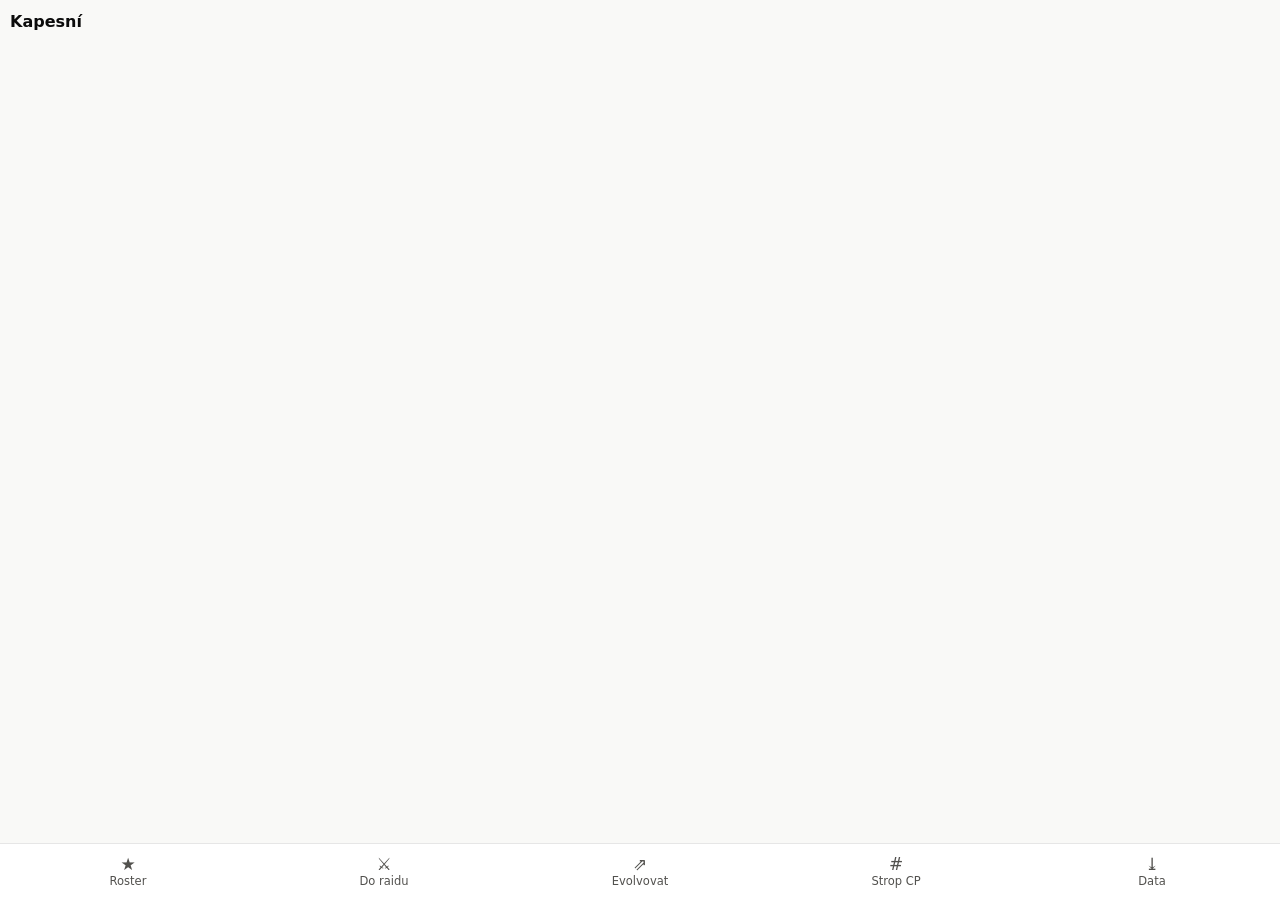
<file: tools/mobil_sablona.html>
<!doctype html>
<html lang="cs">
<head>
<meta charset="utf-8" />
<meta name="viewport" content="width=device-width, initial-scale=1, viewport-fit=cover" />
<meta name="theme-color" content="#0d0d0d" />
<title>Pokémon — kapesní</title>
<style>
  :root {
    --page: #f9f9f7; --karta: #ffffff; --text: #0b0b0b; --text2: #52514e;
    --tlum: #898781; --cara: rgba(11,11,11,.10); --pole: #fffef8;
    --polekraj: #d8d6cc; --zluta: #b9790a; --zlutabg: #fdf3e0;
    --zelena: #0ca30c; --zelenabg: #e6f6e6; --cerv: #c05a34; --cervbg: #fbe9e2;
  }
  @media (prefers-color-scheme: dark) {
    :root {
      --page: #0d0d0d; --karta: #171716; --text: #ffffff; --text2: #c3c2b7;
      --tlum: #898781; --cara: rgba(255,255,255,.10); --pole: #232320;
      --polekraj: #3a3a37; --zluta: #fab219; --zlutabg: #362b0e;
      --zelena: #4cd04c; --zelenabg: #14301a; --cerv: #ec835a; --cervbg: #3a2119;
    }
  }
  * { box-sizing: border-box; -webkit-tap-highlight-color: transparent; }
  body { margin: 0; padding: 10px 10px 76px; background: var(--page); color: var(--text);
    font: 15px/1.5 system-ui, -apple-system, "Segoe UI", Roboto, sans-serif; }
  h1 { font-size: 16px; margin: 0; }
  .hlava { display: flex; align-items: center; justify-content: space-between;
    gap: 8px; margin-bottom: 10px; }
  .hlava .kdy { font-size: 11px; color: var(--tlum); text-align: right; }
  button, input, select { font-family: inherit; }
  .btn { padding: 9px 12px; font-size: 13px; border: 1px solid var(--polekraj);
    border-radius: 10px; background: var(--pole); color: var(--text); }
  .btn.hlavni { background: var(--zlutabg); border-color: var(--zluta); color: var(--text); }
  label { display: block; font-size: 12px; color: var(--text2); margin-bottom: 4px; }
  input[type=text], input[type=search], select { width: 100%; padding: 11px 12px;
    font-size: 16px; border: 1px solid var(--polekraj); border-radius: 10px;
    background: var(--pole); color: var(--text); }
  .karta { background: var(--karta); border: 1px solid var(--cara); border-radius: 13px;
    padding: 11px 12px; margin-bottom: 9px; }

  /* --- záložky dole, aby na ně dosáhl palec --- */
  .zalozky { position: fixed; left: 0; right: 0; bottom: 0; display: flex;
    background: var(--karta); border-top: 1px solid var(--cara);
    padding-bottom: env(safe-area-inset-bottom); z-index: 5; }
  .zalozky button { flex: 1 1 0; min-width: 0; border: 0; background: none;
    color: var(--text2); padding: 11px 2px 12px; font-size: 11.5px; }
  .zalozky button b { display: block; font-size: 17px; line-height: 1.1; font-weight: 400; }
  .zalozky button.on { color: var(--zluta); }
  .zalozky button.on b { transform: translateY(-1px); }

  /* --- roster --- */
  .filtry { display: flex; gap: 6px; margin: 8px 0 10px; flex-wrap: wrap; }
  .filtry button { flex: 1 1 0; min-width: 0; padding: 8px 4px; font-size: 12px;
    border: 1px solid var(--polekraj); border-radius: 9px; background: var(--pole);
    color: var(--text2); }
  .filtry button.on { background: var(--zlutabg); border-color: var(--zluta); color: var(--text); }
  .kus { background: var(--karta); border: 1px solid var(--cara); border-radius: 12px;
    padding: 9px 11px; margin-bottom: 7px; }
  .kus .r1 { display: flex; align-items: baseline; justify-content: space-between; gap: 8px; }
  .kus .jm { font-size: 15px; font-weight: 600; }
  .kus .cp { font-size: 13px; color: var(--text2); white-space: nowrap; }
  .kus .verdikt { font-size: 12.5px; margin-top: 3px; }
  .kus.ano .verdikt { color: var(--zelena); }
  .kus.ne .verdikt { color: var(--cerv); }
  .kus ul { list-style: none; margin: 6px 0 0; padding: 0; }
  .kus li { font-size: 12px; color: var(--text2); padding: 3px 8px; border-radius: 7px;
    background: var(--zlutabg); margin-bottom: 3px; }
  .prazdno { color: var(--text2); font-size: 13.5px; padding: 20px 4px; text-align: center; }

  /* --- raid --- */
  .typy { display: grid; grid-template-columns: repeat(3, 1fr); gap: 5px; margin-top: 8px; }
  .typy button { padding: 8px 2px; font-size: 11.5px; border: 1px solid var(--polekraj);
    border-radius: 8px; background: var(--pole); color: var(--text2); }
  .typy button.on { background: var(--zlutabg); border-color: var(--zluta); color: var(--text); }
  .parta { counter-reset: p; }
  .parta .kus { position: relative; padding-left: 34px; }
  .parta .kus::before { counter-increment: p; content: counter(p);
    position: absolute; left: 10px; top: 9px; font-size: 15px; font-weight: 700;
    color: var(--zluta); }

  .pozn { font-size: 12px; color: var(--text2); line-height: 1.6;
    border-top: 1px solid var(--cara); margin-top: 16px; padding-top: 11px; }
  .chyba { color: var(--zluta); font-size: 13.5px; margin-top: 12px; }

  /* --- strop CP --- */
  .iv-mrizka { display: grid; grid-template-columns: repeat(3, 1fr); gap: 8px; margin-top: 12px; }
  .iv { background: var(--karta); border: 1px solid var(--cara); border-radius: 12px;
    padding: 7px 5px; text-align: center; min-width: 0; }
  .iv .jm { font-size: 11px; color: var(--text2); text-transform: uppercase; letter-spacing: .03em; }
  .iv .radek { display: flex; align-items: center; justify-content: space-between; margin-top: 4px; }
  .iv button { flex: 0 0 34px; height: 38px; font-size: 20px; line-height: 1; padding: 0;
    border: 1px solid var(--polekraj); border-radius: 10px; background: var(--pole);
    color: var(--text); }
  .iv .hod { font-size: 21px; font-weight: 700; min-width: 22px; }
  .liga h2 { font-size: 15px; margin: 0; display: flex; justify-content: space-between;
    align-items: baseline; gap: 8px; }
  .liga h2 span { font-size: 12px; color: var(--tlum); font-weight: 400; }
  .stupne { list-style: none; margin: 10px 0 0; padding: 0; }
  .stupne li { display: flex; justify-content: space-between; align-items: baseline;
    padding: 7px 10px; border-radius: 9px; background: var(--zlutabg); margin-bottom: 5px; }
  .stupne li.fin { background: var(--zelenabg); }
  .stupne li .c { font-size: 19px; font-weight: 700; color: var(--zluta); }
  .stupne li.fin .c { color: var(--zelena); }
  .stupne li .po { font-size: 11px; color: var(--text2); display: block; }
  .nevejde { color: var(--text2); font-size: 13px; margin: 8px 0 0; }
</style>
</head>
<body>

<div class="hlava">
  <h1 id="nadpis">Kapesní</h1>
  <div class="kdy" id="kdy"></div>
</div>

<div id="obsah"></div>

<nav class="zalozky" id="zalozky">
  <button data-z="roster"><b>★</b>Roster</button>
  <button data-z="raid"><b>⚔</b>Do raidu</button>
  <button data-z="evo"><b>⇗</b>Evolvovat</button>
  <button data-z="strop"><b>#</b>Strop CP</button>
  <button data-z="data"><b>⤓</b>Data</button>
</nav>

<input type="file" id="souborSnimek" style="display:none" />

<script>
var DEX = /*DATA*/;
var LIGY = [["Little Cup", 500], ["Great League", 1500], ["Ultra League", 2500]];
var TYPY = ["Normal", "Fire", "Water", "Electric", "Grass", "Ice", "Fighting",
  "Poison", "Ground", "Flying", "Psychic", "Bug", "Rock", "Ghost", "Dragon",
  "Dark", "Steel", "Fairy"];
var CPM = Object.keys(DEX.cpm).map(function (k) { return [parseFloat(k), DEX.cpm[k]]; })
  .sort(function (x, y) { return x[0] - y[0]; });

var SNIMEK = null;             // co přišlo z počítače
var zalozka = "roster";
var hledani = "", filtr = "vse";
var raidTypy = [];
var IV = { a: 15, d: 15, s: 15 }, stropDruh = "", stropZRosteru = null;

/* ---------- úložiště ---------- */
function nacistUlozene() {
  try {
    var t = localStorage.getItem("kapesni_snimek");
    if (t) SNIMEK = JSON.parse(t);
    var s = JSON.parse(localStorage.getItem("kapesni_stav") || "null");
    if (s) { IV = s.iv || IV; stropDruh = s.druh || ""; zalozka = s.z || "roster"; }
  } catch (e) { }
}
function ulozitStav() {
  try {
    localStorage.setItem("kapesni_stav",
      JSON.stringify({ iv: IV, druh: stropDruh, z: zalozka }));
  } catch (e) { }
}

/* ---------- výpočet stropu (jediné, co telefon počítá sám) ---------- */
var PODLE_JMENA = {};
Object.keys(DEX.s).forEach(function (k) {
  var jm = DEX.s[k][0];
  if (!PODLE_JMENA[jm] || k.length < PODLE_JMENA[jm].length) PODLE_JMENA[jm] = k;
});

function cpAt(st, a, d, s, m) {
  var cp = Math.floor((st[1] + a) * Math.sqrt(st[2] + d) * Math.sqrt(st[3] + s) * m * m / 10);
  return cp < 10 ? 10 : cp;
}
function nejvyssiLevel(st, a, d, s, cap) {
  for (var i = CPM.length - 1; i >= 0; i--) {
    if (cpAt(st, a, d, s, CPM[i][1]) <= cap) return i;
  }
  return -1;
}
function koren(klic) {
  var k = klic, zmena = true, i = 0;
  while (zmena && i++ < 6) {
    zmena = false;
    Object.keys(DEX.evo).forEach(function (x) {
      if (DEX.evo[x].indexOf(k) !== -1) { k = x; zmena = true; }
    });
  }
  return k;
}
function terminalni(klic) {
  var videl = {}, fronta = [koren(klic)], out = [];
  while (fronta.length) {
    var k = fronta.shift();
    if (videl[k]) continue;
    videl[k] = true;
    var d = DEX.evo[k] || [];
    if (!d.length) out.push(k); else d.forEach(function (n) { fronta.push(n); });
  }
  return out;
}
function cesta(odKlic, cilKlic) {
  var fronta = [[odKlic]];
  for (var i = 0; i < 200 && fronta.length; i++) {
    var c = fronta.shift(), posl = c[c.length - 1];
    if (posl === cilKlic) return c;
    (DEX.evo[posl] || []).forEach(function (n) { fronta.push(c.concat([n])); });
  }
  return [cilKlic];
}

/* ---------- pomůcky ---------- */
function el(html) {
  var d = document.createElement("div");
  d.innerHTML = html;
  return d;
}
function esc(t) {
  return String(t === undefined || t === null ? "" : t)
    .replace(/&/g, "&amp;").replace(/</g, "&lt;").replace(/>/g, "&gt;")
    .replace(/"/g, "&quot;");
}
function kusHtml(k) {
  return '<div class="kus ' + (k.ok ? "ano" : "ne") + '">'
    + '<div class="r1"><span class="jm">' + esc(k.n)
    + (k.f ? " <small>" + esc(k.f) + "</small>" : "") + "</span>"
    + '<span class="cp">CP ' + (k.cp || "?") + (k.p !== null ? " · " + k.p + " %" : "")
    + "</span></div>"
    + '<div class="verdikt">' + esc(k.v) + (k.vs ? " · " + esc(k.vs) : "") + "</div>"
    + ((k.r || []).length
      ? "<ul>" + k.r.map(function (x) { return "<li>" + esc(x) + "</li>"; }).join("") + "</ul>"
      : "")
    + "</div>";
}

/* ---------- karty ---------- */
function vykresliRoster() {
  if (!SNIMEK) return bezSnimku();
  var h = '<input type="search" id="hled" placeholder="Hledat pokémona…" value="'
    + esc(hledani) + '" autocomplete="off" />'
    + '<div class="filtry">'
    + [["vse", "Vše"], ["ano", "Nechat"], ["ne", "Pustit"], ["role", "Drží roli"]]
      .map(function (f) {
        return '<button data-f="' + f[0] + '"' + (filtr === f[0] ? ' class="on"' : "")
          + ">" + f[1] + "</button>";
      }).join("") + "</div>";
  var sez = SNIMEK.kusy.filter(function (k) {
    if (hledani && k.n.toLowerCase().indexOf(hledani.toLowerCase()) === -1) return false;
    if (filtr === "ano") return k.ok;
    if (filtr === "ne") return !k.ok;
    if (filtr === "role") return (k.r || []).length > 0;
    return true;
  });
  h += sez.length
    ? sez.map(kusHtml).join("")
    : '<p class="prazdno">Nic nesedí na filtr ani hledání.</p>';
  document.getElementById("obsah").innerHTML = h;
  var vstup = document.getElementById("hled");
  vstup.addEventListener("input", function () {
    hledani = vstup.value;
    var poz = vstup.selectionStart;
    vykresliRoster();
    var n = document.getElementById("hled");
    n.focus(); n.setSelectionRange(poz, poz);
  });
  document.querySelector(".filtry").addEventListener("click", function (e) {
    var b = e.target.closest("button[data-f]");
    if (!b) return;
    filtr = b.dataset.f;
    vykresliRoster();
  });
}

function vykresliRaid() {
  if (!SNIMEK) return bezSnimku();
  var h = '<div class="karta"><label for="boss">Boss z aktuálních raidů</label>'
    + '<select id="boss"><option value="">— vyber, nebo zvol typy níž —</option>'
    + (SNIMEK.bossove || []).map(function (b, i) {
        return '<option value="' + i + '">' + esc(b.n) + " · " + esc(b.tier)
          + " · " + b.t.join("/") + "</option>";
      }).join("")
    + "</select></div>";
  h += '<div class="karta"><label>…nebo rovnou typy bosse (max 2)</label>'
    + '<div class="typy">' + TYPY.map(function (t) {
        return '<button data-t="' + t + '"' + (raidTypy.indexOf(t) > -1 ? ' class="on"' : "")
          + ">" + t + "</button>";
      }).join("") + "</div></div>";

  if (raidTypy.length) {
    var klic = raidTypy.join("|");
    var idx = (SNIMEK.counters || {})[klic];
    if (!idx && raidTypy.length === 2) idx = (SNIMEK.counters || {})[raidTypy[1] + "|" + raidTypy[0]];
    h += '<div class="karta"><h2 style="margin:0 0 2px;font-size:15px;">Tvoje šestka na '
      + raidTypy.join(" / ") + "</h2>"
      + '<p style="margin:0;font-size:12px;color:var(--text2)">Řazeno podle toho, kolik'
      + " toho udělají a jak dlouho vydrží. Kusy, kterým boss odolává, tu nejsou.</p></div>";
    h += (idx && idx.length)
      ? '<div class="parta">' + idx.map(function (i) { return kusHtml(SNIMEK.kusy[i]); }).join("") + "</div>"
      : '<p class="prazdno">Na tuhle kombinaci nemáš v rosteru nikoho, komu by boss neodolával.</p>';
  }
  document.getElementById("obsah").innerHTML = h;

  document.getElementById("boss").addEventListener("change", function (e) {
    var b = SNIMEK.bossove[+e.target.value];
    if (b) { raidTypy = b.t.slice(0, 2); vykresliRaid(); }
  });
  document.querySelector(".typy").addEventListener("click", function (e) {
    var b = e.target.closest("button[data-t]");
    if (!b) return;
    var t = b.dataset.t, i = raidTypy.indexOf(t);
    if (i > -1) raidTypy.splice(i, 1);
    else { raidTypy.push(t); if (raidTypy.length > 2) raidTypy.shift(); }
    vykresliRaid();
  });
}

function vykresliEvo() {
  if (!SNIMEK) return bezSnimku();
  var sez = SNIMEK.kusy.filter(function (k) {
    return k.e && k.e !== "Ne" && k.e !== "Nevyvíjí se" && k.e !== "Finální";
  });
  document.getElementById("obsah").innerHTML = sez.length
    ? '<p style="margin:0 0 10px;font-size:12.5px;color:var(--text2)">Co appka'
      + " doporučuje vyvinout. U každého je i to, proč se drží.</p>"
      + sez.map(function (k) {
          return kusHtml(k)
            .replace('<div class="verdikt">',
              '<div class="verdikt" style="color:var(--zluta)">' + esc(k.e) + " · ");
        }).join("")
    : '<p class="prazdno">Teď není co vyvíjet.</p>';
}

function vykresliStrop() {
  var zRosteru = SNIMEK && SNIMEK.kusy.length;
  var h = "";
  if (zRosteru) {
    h += '<div class="karta"><label for="zRost">Z mého rosteru</label>'
      + '<select id="zRost"><option value="">— vyber kus —</option>'
      + SNIMEK.kusy.map(function (k, i) {
          return '<option value="' + i + '"' + (stropZRosteru === i ? " selected" : "")
            + ">" + esc(k.n) + " · CP " + (k.cp || "?")
            + (k.iv && k.iv[0] !== null ? " · " + k.iv.join("/") : "") + "</option>";
        }).join("") + "</select></div>";
  }
  h += '<div class="karta"><label for="druh">…nebo libovolný druh</label>'
    + '<input type="text" id="druh" list="druhy" autocomplete="off" placeholder="Mankey" value="'
    + esc(stropDruh) + '" /><datalist id="druhy"></datalist>'
    + '<div id="cilObal" style="display:none;margin-top:10px;">'
    + '<label for="cil">Vyvinout na</label><select id="cil"></select></div>'
    + '<div class="iv-mrizka" id="ivMrizka"></div></div>'
    + '<div id="stropVysledek"></div>';
  document.getElementById("obsah").innerHTML = h;
  document.getElementById("druhy").innerHTML = Object.keys(PODLE_JMENA).sort()
    .map(function (n) { return '<option value="' + esc(n) + '"></option>'; }).join("");
  vykresliIv();
  document.getElementById("druh").addEventListener("input", function (e) {
    stropDruh = e.target.value; stropZRosteru = null; ulozitStav(); spocitatStrop();
  });
  if (zRosteru) {
    document.getElementById("zRost").addEventListener("change", function (e) {
      var i = e.target.value === "" ? null : +e.target.value;
      stropZRosteru = i;
      if (i !== null) {
        var k = SNIMEK.kusy[i];
        stropDruh = k.n;
        document.getElementById("druh").value = k.n;
        if (k.iv && k.iv[0] !== null) { IV.a = k.iv[0]; IV.d = k.iv[1]; IV.s = k.iv[2]; }
        vykresliIv();
      }
      ulozitStav(); spocitatStrop();
    });
  }
  spocitatStrop();
}

function vykresliIv() {
  var m = document.getElementById("ivMrizka");
  if (!m) return;
  if (m.dataset.hotovo) {
    ["a", "d", "s"].forEach(function (k) {
      m.querySelector('[data-hod="' + k + '"]').textContent = IV[k];
    });
    return;
  }
  m.dataset.hotovo = "1";
  m.innerHTML = [["a", "Útok"], ["d", "Obrana"], ["s", "HP"]].map(function (p) {
    return '<div class="iv"><div class="jm">' + p[1] + "</div>"
      + '<div class="radek"><button type="button" data-krok="-1" data-k="' + p[0] + '">−</button>'
      + '<span class="hod" data-hod="' + p[0] + '">' + IV[p[0]] + "</span>"
      + '<button type="button" data-krok="1" data-k="' + p[0] + '">+</button></div></div>';
  }).join("");
  m.addEventListener("click", function (e) {
    var b = e.target.closest("button[data-k]");
    if (!b) return;
    IV[b.dataset.k] = Math.max(0, Math.min(15, IV[b.dataset.k] + (+b.dataset.krok)));
    vykresliIv(); ulozitStav(); spocitatStrop();
  });
}

function spocitatStrop() {
  var out = document.getElementById("stropVysledek");
  if (!out) return;
  var jm = (document.getElementById("druh") || {}).value || "";
  jm = jm.trim();
  var klic = PODLE_JMENA[jm];
  if (!klic) {
    var shoda = Object.keys(PODLE_JMENA).filter(function (n) {
      return n.toLowerCase() === jm.toLowerCase();
    })[0];
    klic = shoda ? PODLE_JMENA[shoda] : null;
  }
  var cilObal = document.getElementById("cilObal");
  if (!klic) {
    cilObal.style.display = "none";
    out.innerHTML = jm ? '<p class="chyba">Druh „' + esc(jm) + "“ neznám.</p>" : "";
    return;
  }
  var finale = terminalni(klic);
  var sel = document.getElementById("cil");
  if (finale.length > 1) {
    cilObal.style.display = "";
    if (sel.dataset.pro !== klic) {
      sel.dataset.pro = klic;
      sel.innerHTML = finale.map(function (f) {
        return '<option value="' + f + '">' + esc(DEX.s[f][0]) + "</option>";
      }).join("");
      sel.onchange = spocitatStrop;
    }
  } else { cilObal.style.display = "none"; sel.dataset.pro = ""; }
  var cil = finale.length > 1 ? (sel.value || finale[0]) : (finale[0] || klic);
  var retez = cesta(koren(klic), cil);
  var stFin = DEX.s[cil];
  var h = "";
  LIGY.forEach(function (lg) {
    var idx = nejvyssiLevel(stFin, IV.a, IV.d, IV.s, lg[1]);
    h += '<div class="karta liga"><h2>' + lg[0] + "<span>do " + lg[1] + " CP</span></h2>";
    if (idx < 0) {
      h += '<p class="nevejde">' + esc(DEX.s[cil][0]) + " se pod " + lg[1]
        + " CP nevejde ani na nejnižším levelu.</p></div>";
      return;
    }
    var lvl = CPM[idx][0], m = CPM[idx][1];
    h += '<ul class="stupne">' + retez.map(function (k, i) {
      var jeFin = i === retez.length - 1;
      return "<li" + (jeFin ? ' class="fin"' : "") + "><span>" + esc(DEX.s[k][0])
        + (jeFin ? '<span class="po">po evoluci · L' + String(lvl).replace(".", ",")
          + "</span>" : "")
        + '</span><span class="c">' + cpAt(DEX.s[k], IV.a, IV.d, IV.s, m) + "</span></li>";
    }).join("") + "</ul></div>";
  });
  out.innerHTML = h;
}

function vykresliData() {
  var h = '<div class="karta"><p style="margin:0 0 10px;font-size:13px;">'
    + (SNIMEK
      ? "Snímek z <b>" + esc(SNIMEK.kdy || "?") + "</b>, profil <b>"
        + esc(SNIMEK.profil || "?") + "</b>, <b>" + SNIMEK.kusy.length + "</b> kusů."
      : "Zatím nemáš načtený žádný snímek.")
    + '</p><button class="btn hlavni" id="nacti">Načíst snímek z počítače…</button>'
    + ' <button class="btn" id="vlozit">Vložit ze schránky…</button>'
    + (SNIMEK ? ' <button class="btn" id="smaz">Smazat</button>' : "")
    + "</div>"
    + '<p class="pozn">Snímek dělá appka na počítači — v kartě „Vyměňovat si rostery“'
    + " → <b>Snímek do mobilu</b>. Zapisuje se sám při každé změně rosteru, takže"
    + " stačí ten soubor v telefonu občas načíst znovu."
    + " <b>Na soubor v OneDrivu neťukej</b> — otevřel by ho ten, kdo si .json"
    + " zabral (třeba ChatGPT). Jdi vždycky přes tlačítko nahoře; otevře se"
    + " výběr souborů, kde si OneDrive najdeš."
    + " Telefon nic nepočítá kromě stropu CP; verdikty a role jsou hotové z počítače,"
    + " proto se nemůžou rozejít.</p>";
  document.getElementById("obsah").innerHTML = h;
  document.getElementById("nacti").addEventListener("click", function () {
    document.getElementById("souborSnimek").click();
  });
  var vloz = document.getElementById("vlozit");
  if (vloz) vloz.addEventListener("click", function () {
    var t = window.prompt("Vlož sem obsah snímku (dlouhý stisk → Vložit):", "");
    if (t) nactiText(t, "vložený text");
  });
  var sm = document.getElementById("smaz");
  if (sm) sm.addEventListener("click", function () {
    if (!window.confirm("Smazat načtený snímek?")) return;
    SNIMEK = null;
    try { localStorage.removeItem("kapesni_snimek"); } catch (e) { }
    vykresli();
  });
}

function bezSnimku() {
  document.getElementById("obsah").innerHTML =
    '<p class="prazdno">Nejdřív načti snímek rosteru — záložka <b>Data</b> dole vpravo.</p>';
}

/* ---------- kostra ---------- */
function vykresli() {
  document.querySelectorAll("#zalozky button").forEach(function (b) {
    b.classList.toggle("on", b.dataset.z === zalozka);
  });
  document.getElementById("kdy").innerHTML = SNIMEK
    ? esc(SNIMEK.profil || "") + "<br>snímek " + esc(SNIMEK.kdy || "")
    : "bez snímku";
  ({ roster: vykresliRoster, raid: vykresliRaid, evo: vykresliEvo,
     strop: vykresliStrop, data: vykresliData }[zalozka] || vykresliRoster)();
  window.scrollTo(0, 0);
}

document.getElementById("zalozky").addEventListener("click", function (e) {
  var b = e.target.closest("button[data-z]");
  if (!b) return;
  zalozka = b.dataset.z;
  ulozitStav();
  vykresli();
});

document.getElementById("souborSnimek").addEventListener("change", function (e) {
  var f = e.target.files && e.target.files[0];
  if (!f) return;
  var r = new FileReader();
  r.onload = function () { nactiText(r.result, f.name); };
  r.readAsText(f);
  e.target.value = "";
});

/** Načte snímek z textu — jedno, jestli přišel ze souboru nebo z vložení. */
function nactiText(text, odkud) {
  try {
    var d = JSON.parse(text);
    if (!d || !d.kusy) throw new Error("nejsou v něm kusy — tohle není snímek");
    SNIMEK = d;
    localStorage.setItem("kapesni_snimek", text);
    zalozka = "roster";
    vykresli();
  } catch (err) {
    window.alert("Nepodařilo se načíst (" + odkud + "): " + (err.message || err));
  }
}

nacistUlozene();
if (!SNIMEK && zalozka !== "strop") zalozka = "data";
vykresli();
</script>
</body>
</html>
</file>
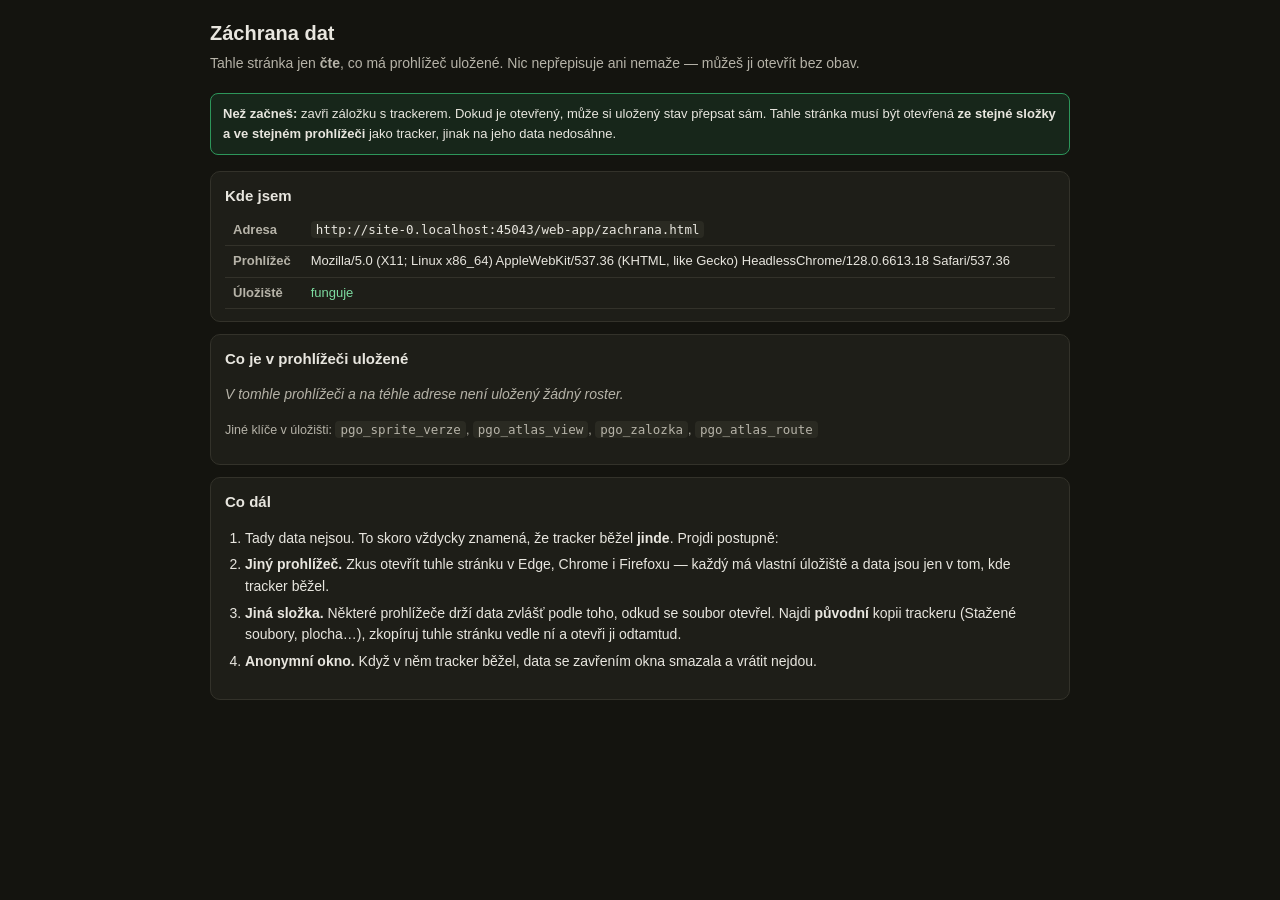
<file: web-app/zachrana.html>
<!DOCTYPE html>
<html lang="cs">
<head>
<meta charset="UTF-8">
<meta name="viewport" content="width=device-width, initial-scale=1">
<title>Záchrana dat — Pokémon GO tracker</title>
<style>
  :root { color-scheme: light dark; }
  body { margin: 0; padding: 18px; font: 14px/1.55 -apple-system, "Segoe UI", Roboto, sans-serif;
    background: #14140f; color: #e8e6df; }
  .wrap { max-width: 860px; margin: 0 auto; }
  h1 { font-size: 20px; margin: 0 0 4px; }
  .lead { color: #b6b3a8; margin: 0 0 18px; }
  .safe { background: rgba(45,150,90,.14); border: 1px solid #2d965a; border-radius: 8px;
    padding: 10px 12px; margin-bottom: 16px; font-size: 13px; }
  .card { background: #1e1e18; border: 1px solid #33322a; border-radius: 10px;
    padding: 12px 14px; margin-bottom: 12px; }
  .card h2 { font-size: 15px; margin: 0 0 8px; }
  .empty { color: #b6b3a8; font-style: italic; }
  table { border-collapse: collapse; width: 100%; font-size: 13px; }
  th, td { text-align: left; padding: 5px 8px; border-bottom: 1px solid #33322a; }
  th { color: #b6b3a8; font-weight: 600; }
  td.num { text-align: right; font-variant-numeric: tabular-nums; }
  button { font: inherit; padding: 5px 11px; border-radius: 6px; cursor: pointer;
    background: #2a2a22; color: #e8e6df; border: 1px solid #45443a; }
  button.primary { background: #2a78d6; border-color: #2a78d6; color: #fff; font-weight: 600; }
  button:disabled { opacity: .45; cursor: default; }
  code { background: #2a2a22; padding: 1px 5px; border-radius: 4px; font-size: 12.5px; }
  .hint { color: #b6b3a8; font-size: 12.5px; }
  ol { padding-left: 20px; }
  li { margin: 5px 0; }
  .bad { color: #ff8a8a; }
  .good { color: #7ddba0; }
</style>
</head>
<body>
<div class="wrap">
  <h1>Záchrana dat</h1>
  <p class="lead">Tahle stránka jen <b>čte</b>, co má prohlížeč uložené. Nic nepřepisuje
    ani nemaže — můžeš ji otevřít bez obav.</p>

  <div class="safe">
    <b>Než začneš:</b> zavři záložku s trackerem. Dokud je otevřený, může si uložený stav
    přepsat sám. Tahle stránka musí být otevřená <b>ze stejné složky a ve stejném
    prohlížeči</b> jako tracker, jinak na jeho data nedosáhne.
  </div>

  <div class="card">
    <h2>Kde jsem</h2>
    <div id="kde"></div>
  </div>

  <div class="card">
    <h2>Co je v prohlížeči uložené</h2>
    <div id="nalez"></div>
  </div>

  <div class="card">
    <h2>Co dál</h2>
    <div id="rada"></div>
  </div>
</div>

<script>
(function () {
  var KEY2 = "pgo_tracker_v2", KEY1 = "pgo_tracker";

  function el(id) { return document.getElementById(id); }
  function esc(s) {
    return String(s).replace(/[&<>"]/g, function (c) {
      return { "&": "&amp;", "<": "&lt;", ">": "&gt;", '"': "&quot;" }[c];
    });
  }

  // ---- kde jsme ----
  var kde = "<table>";
  kde += "<tr><th>Adresa</th><td><code>" + esc(location.href) + "</code></td></tr>";
  kde += "<tr><th>Prohlížeč</th><td>" + esc(navigator.userAgent) + "</td></tr>";
  var ok = true;
  try { localStorage.setItem("__probe", "1"); localStorage.removeItem("__probe"); }
  catch (e) { ok = false; }
  kde += "<tr><th>Úložiště</th><td>" + (ok
    ? "<span class='good'>funguje</span>"
    : "<span class='bad'>prohlížeč ho tady blokuje — data se nedají přečíst</span>") + "</td></tr>";
  kde += "</table>";
  el("kde").innerHTML = kde;

  // ---- co tam je ----
  var profily = [], starych = 0, jineKlice = [];
  var rada = [];

  if (ok) {
    for (var i = 0; i < localStorage.length; i++) {
      var k = localStorage.key(i);
      if (k !== KEY2 && k !== KEY1) jineKlice.push(k);
    }
    try {
      var raw = localStorage.getItem(KEY2);
      if (raw) {
        var st = JSON.parse(raw);
        Object.keys(st.profiles || {}).forEach(function (jmeno) {
          var p = st.profiles[jmeno] || {};
          var rows = Array.isArray(p.rows) ? p.rows : [];
          profily.push({
            jmeno: jmeno,
            aktivni: st.active === jmeno,
            pocet: rows.length,
            ukazka: rows.slice(0, 4).map(function (r) {
              return r.pokemon + (r.cp ? " " + r.cp : "");
            }).join(", "),
            jenUkazky: rows.length > 0 && rows.every(function (r) {
              return String(r.note || "").indexOf("Ukázkový") === 0;
            }),
            smazanych: Array.isArray(p.discarded) ? p.discarded.length : 0,
            rows: rows
          });
        });
      }
      var old = localStorage.getItem(KEY1);
      if (old) {
        var d = JSON.parse(old);
        if (d && Array.isArray(d.rows)) {
          starych = d.rows.length;
          profily.push({ jmeno: "(starý formát bez profilů)", aktivni: false,
            pocet: d.rows.length, ukazka: d.rows.slice(0, 4).map(function (r) {
              return r.pokemon + (r.cp ? " " + r.cp : ""); }).join(", "),
            jenUkazky: false, smazanych: 0, rows: d.rows });
        }
      }
    } catch (e) {
      el("nalez").innerHTML = "<p class='bad'>Uložený obsah se nepodařilo přečíst: "
        + esc(e.message) + "</p>";
    }
  }

  // ---- výpis ----
  var box = el("nalez");
  if (!ok) {
    box.innerHTML = "<p class='bad'>Úložiště tady nejde přečíst.</p>";
  } else if (!profily.length) {
    box.innerHTML = "<p class='empty'>V tomhle prohlížeči a na téhle adrese"
      + " není uložený žádný roster.</p>"
      + (jineKlice.length ? "<p class='hint'>Jiné klíče v úložišti: <code>"
          + jineKlice.map(esc).join("</code>, <code>") + "</code></p>" : "");
  } else {
    var h = "<table><tr><th>Profil</th><th>Kusů</th><th>Smazaných</th><th>Ukázka</th><th></th></tr>";
    profily.forEach(function (p, idx) {
      h += "<tr><td>" + esc(p.jmeno) + (p.aktivni ? " <span class='hint'>(aktivní)</span>" : "")
        + (p.jenUkazky ? " <span class='bad'>jen ukázkové řádky</span>" : "") + "</td>"
        + "<td class='num'>" + p.pocet + "</td>"
        + "<td class='num'>" + p.smazanych + "</td>"
        + "<td class='hint'>" + esc(p.ukazka) + "</td>"
        + "<td><button data-i='" + idx + "'" + (p.pocet ? "" : " disabled")
        + ">Uložit jako CSV</button></td></tr>";
    });
    h += "</table>";
    box.innerHTML = h;

    box.addEventListener("click", function (ev) {
      var b = ev.target.closest("button[data-i]");
      if (!b) return;
      exportCsv(profily[+b.dataset.i]);
    });
  }

  // ---- export ----
  var SLOUPCE = ["pokemon", "forma", "finalEvo", "cp", "level", "ivAtk", "ivDef", "ivSta",
    "ivPctIn", "fastMove", "charged1", "charged2", "glRank", "ulRank", "mlRank", "buddy",
    "note", "star", "dynamax", "gender", "vyska", "vaha", "scanDate"];
  var HLAVICKA = ["Pokemon", "Forma", "Final Evo", "CP", "Level", "ATT IV", "DEF IV", "HP IV",
    "IV%", "Fast move", "Special move", "Special move 2", "GL Rank", "UL Rank", "ML Rank",
    "Buddy", "Note", "Star", "Dynamax", "Gender", "Height (cm)", "Weight (g)", "Scan date"];

  function csvEscape(v) {
    v = (v === undefined || v === null) ? "" : String(v);
    if (/[",\n]/.test(v)) v = '"' + v.replace(/"/g, '""') + '"';
    return v;
  }

  function exportCsv(p) {
    var radky = [HLAVICKA.join(",")];
    p.rows.forEach(function (r) {
      radky.push(SLOUPCE.map(function (k) { return csvEscape(r[k]); }).join(","));
    });
    var blob = new Blob(["﻿" + radky.join("\n")], { type: "text/csv;charset=utf-8;" });
    var a = document.createElement("a");
    a.href = URL.createObjectURL(blob);
    a.download = "zachrana_" + p.jmeno.replace(/[^a-zA-Z0-9_-]+/g, "_") + ".csv";
    document.body.appendChild(a);
    a.click();
    document.body.removeChild(a);
    URL.revokeObjectURL(a.href);
  }

  // ---- rada ----
  if (!ok) {
    rada.push("Prohlížeč tady úložiště blokuje. Zkus soubor otevřít v Chrome nebo Edge"
      + " (ne v režimu Anonymní / InPrivate).");
  } else if (!profily.length) {
    rada.push("Tady data nejsou. To skoro vždycky znamená, že tracker běžel <b>jinde</b>."
      + " Projdi postupně:");
    rada.push("<b>Jiný prohlížeč.</b> Zkus otevřít tuhle stránku v Edge, Chrome i Firefoxu —"
      + " každý má vlastní úložiště a data jsou jen v tom, kde tracker běžel.");
    rada.push("<b>Jiná složka.</b> Některé prohlížeče drží data zvlášť podle toho, odkud"
      + " se soubor otevřel. Najdi <b>původní</b> kopii trackeru (Stažené soubory, plocha…),"
      + " zkopíruj tuhle stránku vedle ní a otevři ji odtamtud.");
    rada.push("<b>Anonymní okno.</b> Když v něm tracker běžel, data se zavřením okna smazala"
      + " a vrátit nejdou.");
  } else {
    var mas = profily.filter(function (p) { return p.pocet && !p.jenUkazky; });
    if (mas.length) {
      rada.push("<span class='good'><b>Data tu jsou.</b></span> U profilu s tvými pokémony dej"
        + " <b>Uložit jako CSV</b> — tím máš zálohu, kterou už nic nepřepíše.");
      rada.push("Pak otevři tracker, dej <b>Importovat data</b>, vlož ten CSV"
        + " a zvol <b>Nahradit roster</b>.");
      rada.push("A hned potom v trackeru klikni na <b>Zálohovat do souboru…</b> a vyber si"
        + " soubor na disku. Od té chvíle se roster ukládá i mimo prohlížeč.");
      if (profily.length > 1) {
        rada.push("Profilů je tu víc — v trackeru se mezi nimi přepíná rozbalovátkem"
          + " <b>Profil</b> nahoře. Možná ti stačí přepnout na ten správný.");
      }
    } else {
      rada.push("Uložený je jen prázdný nebo ukázkový roster. Tvoje data budou jinde —"
        + " zkus tuhle stránku otevřít v jiném prohlížeči, nebo ze složky, odkud jsi"
        + " tracker spouštěla dřív.");
    }
  }
  el("rada").innerHTML = "<ol><li>" + rada.join("</li><li>") + "</li></ol>";
})();
</script>
</body>
</html>
</file>
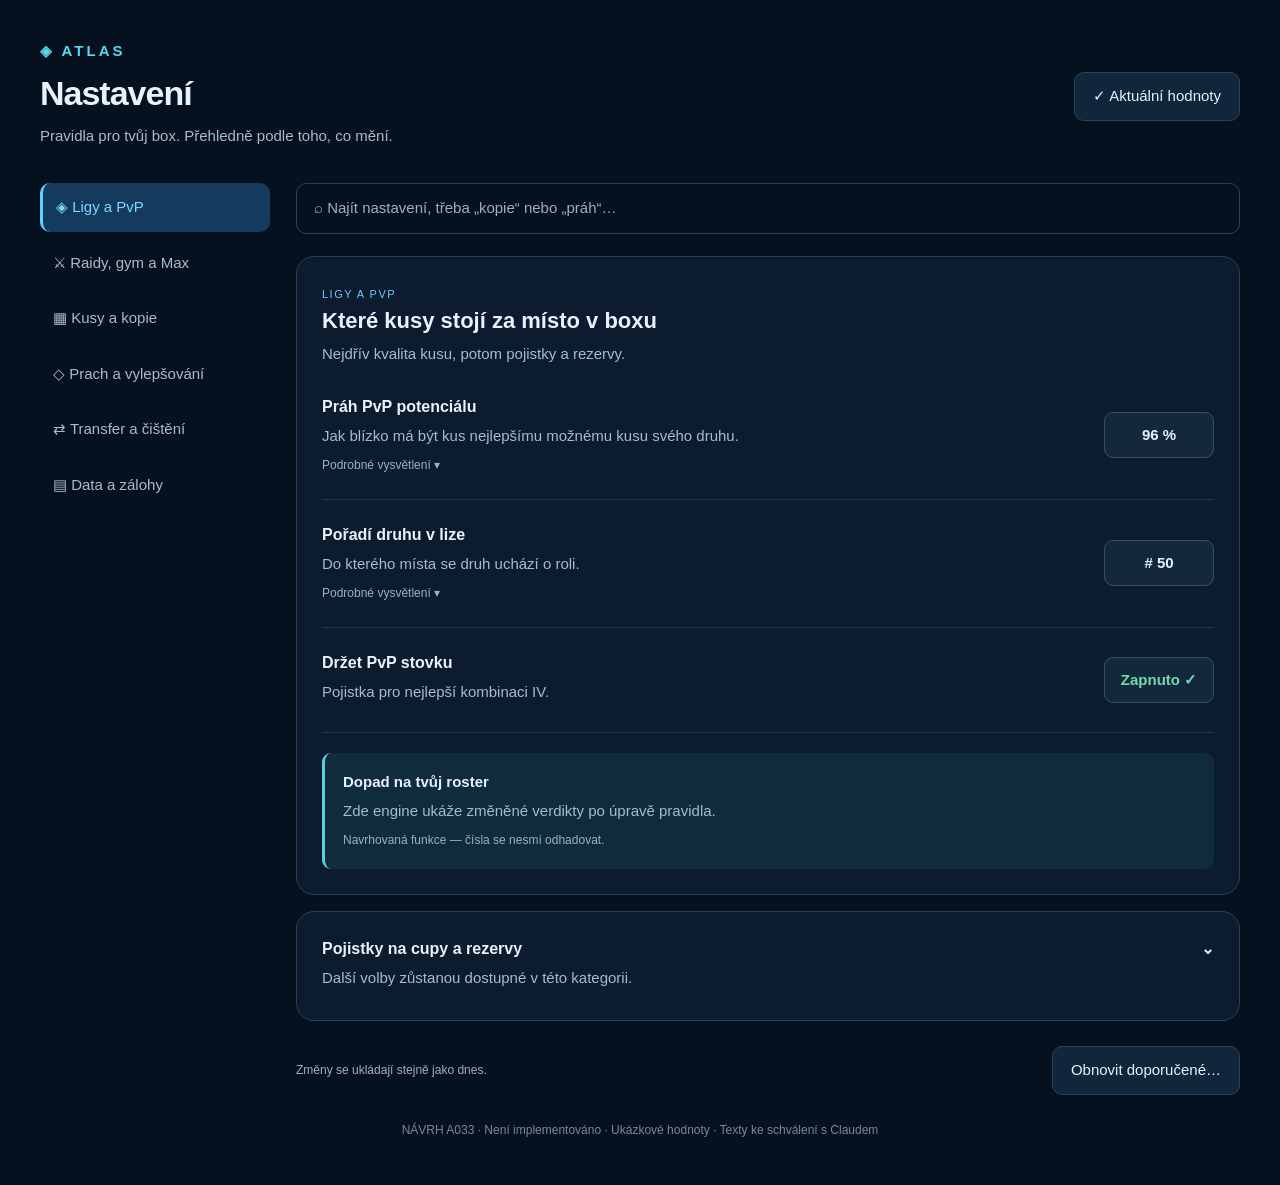
<file: docs/navrhy/a033/navrh-nastaveni.html>
<!doctype html><html lang="cs"><meta charset="utf-8"><title>Návrh Atlas</title><style>*{box-sizing:border-box}body{margin:0;background:#06111f;color:#e8f1fd;font:15px/1.5 "Segoe UI",sans-serif;padding:40px}h1{font-size:34px;letter-spacing:-1px;margin:5px 0}h2{font-size:22px;margin:0}h3{font-size:16px;margin:0}p{color:#a6bbd2;margin:6px 0}.top{display:flex;justify-content:space-between;align-items:center;margin-bottom:30px}.brand{color:#55d9eb;font-weight:800;letter-spacing:3px}.muted{font-size:12px;color:#9bb0c8}.pill,button{border:1px solid #29435d;background:#12263b;color:#e5f2ff;border-radius:10px;padding:12px 18px;font:inherit}button.blue{background:#1484ed;border-color:#35b6ff;font-weight:700}.layout{display:grid;grid-template-columns:230px 1fr;gap:26px}.nav{display:grid;align-content:start;gap:7px}.nav div{padding:13px;border-radius:10px;color:#a6bbd2}.nav .active{background:#143a5e;color:#7dd8ff;border-left:3px solid #61cfff}.panel{background:#0c1c2e;border:1px solid #294057;border-radius:18px;padding:25px}.search{border:1px solid #294057;padding:13px 17px;border-radius:10px;color:#9bb0c8;margin-bottom:22px}.row{display:flex;align-items:center;justify-content:space-between;gap:30px;padding:23px 0;border-bottom:1px solid #21364b}.row:last-child{border:0}.value{min-width:110px;text-align:center;padding:11px;border:1px solid #38516a;border-radius:9px;background:#14283c;font-weight:700}.note{margin-top:20px;background:#102b3b;border-left:3px solid #57cee2;border-radius:9px;padding:18px}.foot{display:flex;justify-content:space-between;align-items:center;margin-top:25px}.tabs{display:flex;gap:8px;margin:24px 0}.tabs .active{background:#164b75;border-color:#4fbaff}.transfer{max-width:1100px;margin:auto}.columns{display:grid;grid-template-columns:1fr 270px;gap:22px}.code{font:15px/1.8 Consolas,monospace;padding:20px;background:#061321;border:1px solid #314b63;border-radius:10px;margin:22px 0}.big{font-size:36px;font-weight:750}.line{padding:14px 0;border-bottom:1px solid #263b51}.tag{color:#89dcbd;font-size:12px}.label{font-size:11px;letter-spacing:1.5px;text-transform:uppercase;color:#6fcafa}.banner{padding:12px 16px;background:#2b281d;border:1px solid #665634;border-radius:10px;color:#e6cc9e;margin:20px 0}.mock{color:#6f8ba4;font-size:12px;text-align:center;margin-top:26px}</style><div class="top"><div><div class="brand">◈ ATLAS</div><h1>Nastavení</h1><p>Pravidla pro tvůj box. Přehledně podle toho, co mění.</p></div><span class="pill">✓ Aktuální hodnoty</span></div><div class="layout"><aside class="nav"><div class="active">◈ Ligy a PvP</div><div>⚔ Raidy, gym a Max</div><div>▦ Kusy a kopie</div><div>◇ Prach a vylepšování</div><div>⇄ Transfer a čištění</div><div>▤ Data a zálohy</div></aside><main><div class="search">⌕ Najít nastavení, třeba „kopie“ nebo „práh“…</div><section class="panel"><span class="label">Ligy a PvP</span><h2>Které kusy stojí za místo v boxu</h2><p>Nejdřív kvalita kusu, potom pojistky a rezervy.</p><div class="row"><div><h3>Práh PvP potenciálu</h3><p>Jak blízko má být kus nejlepšímu možnému kusu svého druhu.</p><span class="muted">Podrobné vysvětlení ▾</span></div><div class="value">96 %</div></div><div class="row"><div><h3>Pořadí druhu v lize</h3><p>Do kterého místa se druh uchází o roli.</p><span class="muted">Podrobné vysvětlení ▾</span></div><div class="value"># 50</div></div><div class="row"><div><h3>Držet PvP stovku</h3><p>Pojistka pro nejlepší kombinaci IV.</p></div><div class="value" style="color:#72d9af">Zapnuto ✓</div></div><div class="note"><strong>Dopad na tvůj roster</strong><p>Zde engine ukáže změněné verdikty po úpravě pravidla.</p><span class="muted">Navrhovaná funkce — čísla se nesmí odhadovat.</span></div></section><div class="panel" style="margin-top:16px"><h3>Pojistky na cupy a rezervy <span style="float:right">⌄</span></h3><p>Další volby zůstanou dostupné v této kategorii.</p></div><div class="foot"><span class="muted">Změny se ukládají stejně jako dnes.</span><button>Obnovit doporučené…</button></div></main></div><p class="mock">NÁVRH A033 · Není implementováno · Ukázkové hodnoty · Texty ke schválení s Claudem</p></html>
</file>
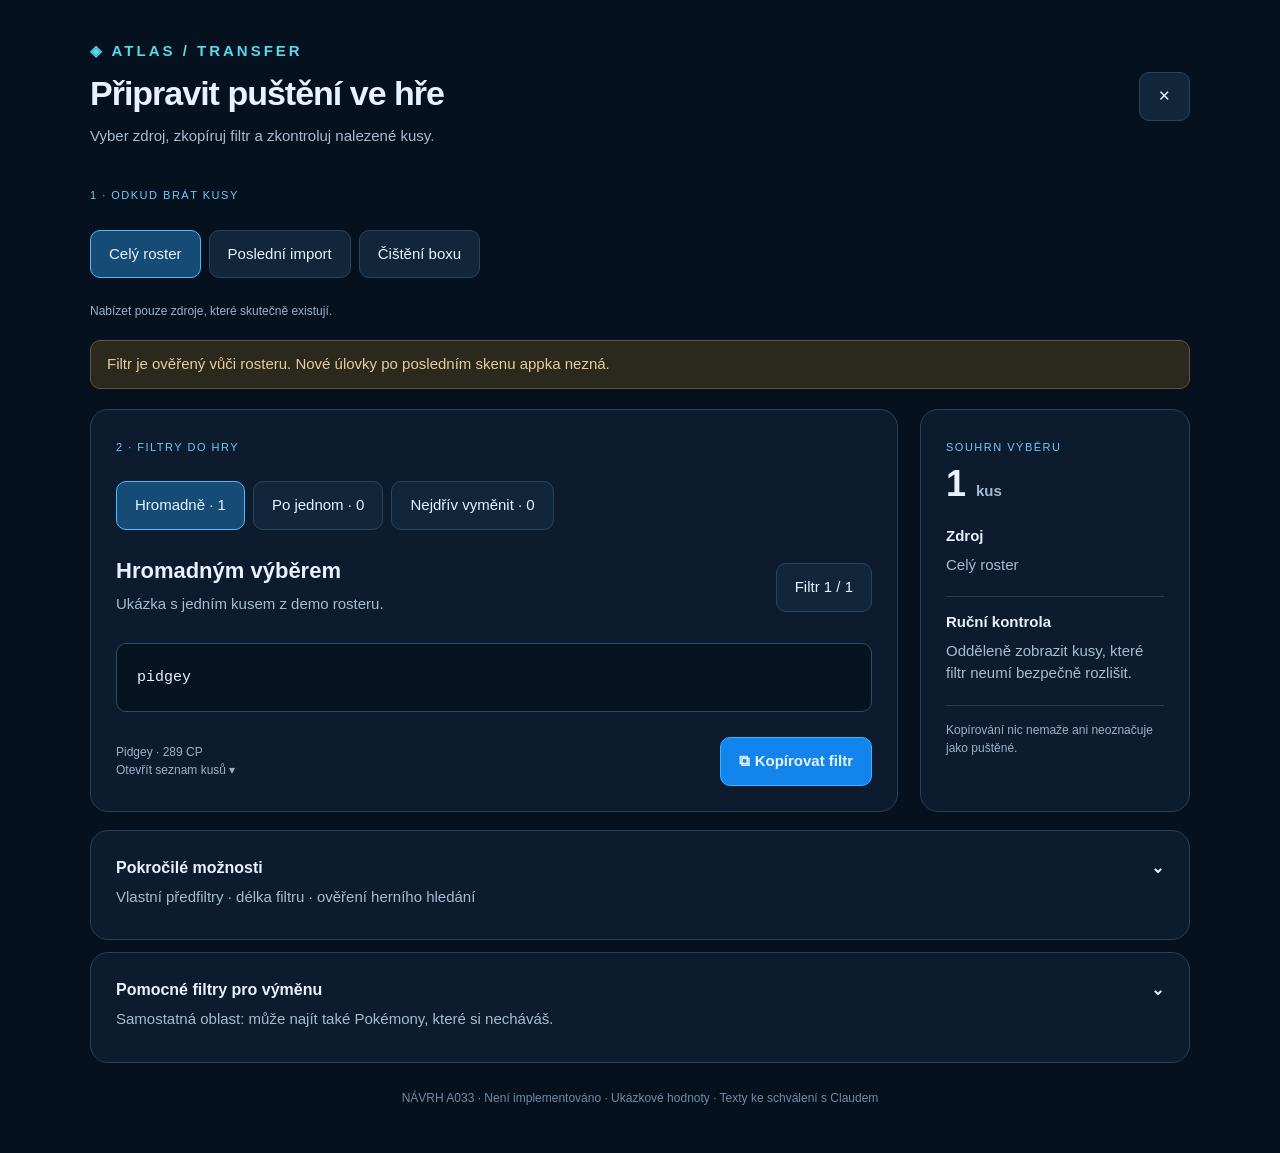
<file: docs/navrhy/a033/navrh-transfer.html>
<!doctype html><html lang="cs"><meta charset="utf-8"><title>Návrh Atlas</title><style>*{box-sizing:border-box}body{margin:0;background:#06111f;color:#e8f1fd;font:15px/1.5 "Segoe UI",sans-serif;padding:40px}h1{font-size:34px;letter-spacing:-1px;margin:5px 0}h2{font-size:22px;margin:0}h3{font-size:16px;margin:0}p{color:#a6bbd2;margin:6px 0}.top{display:flex;justify-content:space-between;align-items:center;margin-bottom:30px}.brand{color:#55d9eb;font-weight:800;letter-spacing:3px}.muted{font-size:12px;color:#9bb0c8}.pill,button{border:1px solid #29435d;background:#12263b;color:#e5f2ff;border-radius:10px;padding:12px 18px;font:inherit}button.blue{background:#1484ed;border-color:#35b6ff;font-weight:700}.layout{display:grid;grid-template-columns:230px 1fr;gap:26px}.nav{display:grid;align-content:start;gap:7px}.nav div{padding:13px;border-radius:10px;color:#a6bbd2}.nav .active{background:#143a5e;color:#7dd8ff;border-left:3px solid #61cfff}.panel{background:#0c1c2e;border:1px solid #294057;border-radius:18px;padding:25px}.search{border:1px solid #294057;padding:13px 17px;border-radius:10px;color:#9bb0c8;margin-bottom:22px}.row{display:flex;align-items:center;justify-content:space-between;gap:30px;padding:23px 0;border-bottom:1px solid #21364b}.row:last-child{border:0}.value{min-width:110px;text-align:center;padding:11px;border:1px solid #38516a;border-radius:9px;background:#14283c;font-weight:700}.note{margin-top:20px;background:#102b3b;border-left:3px solid #57cee2;border-radius:9px;padding:18px}.foot{display:flex;justify-content:space-between;align-items:center;margin-top:25px}.tabs{display:flex;gap:8px;margin:24px 0}.tabs .active{background:#164b75;border-color:#4fbaff}.transfer{max-width:1100px;margin:auto}.columns{display:grid;grid-template-columns:1fr 270px;gap:22px}.code{font:15px/1.8 Consolas,monospace;padding:20px;background:#061321;border:1px solid #314b63;border-radius:10px;margin:22px 0}.big{font-size:36px;font-weight:750}.line{padding:14px 0;border-bottom:1px solid #263b51}.tag{color:#89dcbd;font-size:12px}.label{font-size:11px;letter-spacing:1.5px;text-transform:uppercase;color:#6fcafa}.banner{padding:12px 16px;background:#2b281d;border:1px solid #665634;border-radius:10px;color:#e6cc9e;margin:20px 0}.mock{color:#6f8ba4;font-size:12px;text-align:center;margin-top:26px}</style><div class="transfer"><div class="top"><div><div class="brand">◈ ATLAS / TRANSFER</div><h1>Připravit puštění ve hře</h1><p>Vyber zdroj, zkopíruj filtr a zkontroluj nalezené kusy.</p></div><button>✕</button></div><span class="label">1 · Odkud brát kusy</span><div class="tabs"><button class="active">Celý roster</button><button>Poslední import</button><button>Čištění boxu</button></div><p class="muted">Nabízet pouze zdroje, které skutečně existují.</p><div class="banner">Filtr je ověřený vůči rosteru. Nové úlovky po posledním skenu appka nezná.</div><div class="columns"><section class="panel"><span class="label">2 · Filtry do hry</span><div class="tabs"><button class="active">Hromadně · 1</button><button>Po jednom · 0</button><button>Nejdřív vyměnit · 0</button></div><div class="top" style="margin:0"><div><h2>Hromadným výběrem</h2><p>Ukázka s jedním kusem z demo rosteru.</p></div><span class="pill">Filtr 1 / 1</span></div><div class="code">pidgey</div><div class="foot"><span class="muted">Pidgey · 289 CP<br>Otevřít seznam kusů ▾</span><button class="blue">⧉ Kopírovat filtr</button></div></section><aside class="panel"><span class="label">Souhrn výběru</span><div class="big">1 <span style="font-size:15px;color:#a6bbd2">kus</span></div><div class="line"><strong>Zdroj</strong><p>Celý roster</p></div><div class="line"><strong>Ruční kontrola</strong><p>Odděleně zobrazit kusy, které filtr neumí bezpečně rozlišit.</p></div><p class="muted" style="margin-top:15px">Kopírování nic nemaže ani neoznačuje jako puštěné.</p></aside></div><div class="panel" style="margin-top:18px"><h3>Pokročilé možnosti <span style="float:right">⌄</span></h3><p>Vlastní předfiltry · délka filtru · ověření herního hledání</p></div><div class="panel" style="margin-top:12px"><h3>Pomocné filtry pro výměnu <span style="float:right">⌄</span></h3><p>Samostatná oblast: může najít také Pokémony, které si necháváš.</p></div></div><p class="mock">NÁVRH A033 · Není implementováno · Ukázkové hodnoty · Texty ke schválení s Claudem</p></html>
</file>
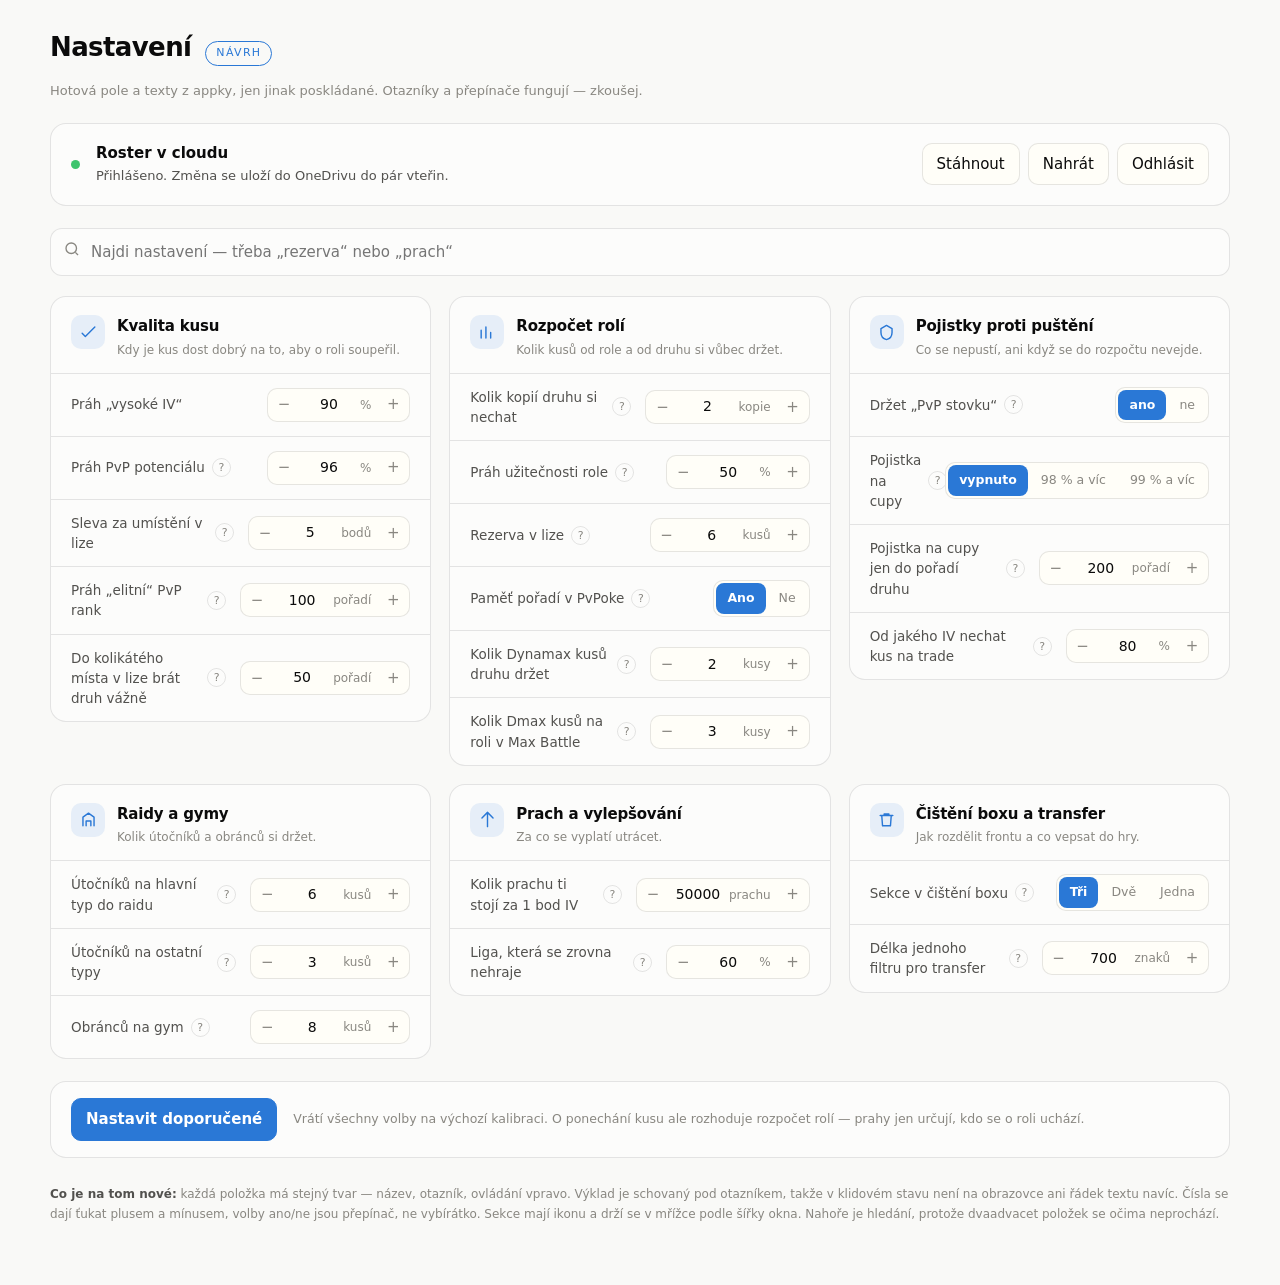
<file: docs/navrhy/a034/nastaveni-navrh.html>
<!doctype html>
<html lang="cs"><head><meta charset="utf-8" />
<meta name="viewport" content="width=device-width, initial-scale=1" />
<title>Nastavení — návrh</title><style>
:root{color-scheme:dark light;
 --page:#0d0d0d;--surface:#1a1a19;--vys:#232320;--ram:rgba(255,255,255,.10);
 --txt:#fff;--txt2:#c3c2b7;--txt3:#898781;--akcent:#3987e5;--akcent-tlum:rgba(57,135,229,.14)}
@media (prefers-color-scheme: light){:root:not([data-theme="dark"]){
 --page:#f9f9f7;--surface:#fcfcfb;--vys:#fffef8;--ram:rgba(11,11,11,.10);
 --txt:#0b0b0b;--txt2:#52514e;--txt3:#898781;--akcent:#2a78d6;--akcent-tlum:rgba(42,120,214,.10)}}
*{box-sizing:border-box}
body{margin:0;background:var(--page);color:var(--txt);
 font:15px/1.5 "Segoe UI",system-ui,sans-serif;padding:28px 16px 60px}
.obal{max-width:1180px;margin:0 auto}
.hlava{display:flex;align-items:baseline;gap:14px;flex-wrap:wrap;margin-bottom:6px}
.hlava h1{font-size:26px;letter-spacing:-.6px;margin:0}
.hlava .znacka{font-size:11px;letter-spacing:.12em;text-transform:uppercase;
 color:var(--akcent);border:1px solid var(--akcent);border-radius:999px;padding:3px 10px}
.hlava p{margin:0;color:var(--txt3);font-size:13px;flex-basis:100%}
.panel{margin:22px 0;border:1px solid var(--ram);border-radius:16px;background:var(--surface);
 padding:18px 20px;display:flex;gap:16px;align-items:center;flex-wrap:wrap}
.panel .stav{width:9px;height:9px;border-radius:50%;background:#3ec46d;flex:0 0 auto}
.panel b{font-size:15px}
.panel span{color:var(--txt2);font-size:13px}
.panel .vpravo{margin-left:auto;display:flex;gap:8px;flex-wrap:wrap}
button,select,input{font:inherit;color:inherit}
.tl{border:1px solid var(--ram);background:var(--vys);color:var(--txt);
 border-radius:10px;padding:9px 14px;cursor:pointer}
.tl.hlavni{background:var(--akcent);border-color:var(--akcent);color:#fff;font-weight:600}
.hledat{position:relative;margin:0 0 20px}
.hledat input{width:100%;padding:12px 14px 12px 40px;border-radius:12px;
 border:1px solid var(--ram);background:var(--surface)}
.hledat svg{position:absolute;left:13px;top:12px;width:18px;height:18px;
 fill:none;stroke:var(--txt3);stroke-width:1.8}
.mrizka{display:grid;gap:18px;grid-template-columns:repeat(auto-fit,minmax(min(100%,340px),1fr));
 align-items:start}
.sekce{border:1px solid var(--ram);border-radius:16px;background:var(--surface);overflow:hidden}
.sekce>header{display:flex;gap:12px;align-items:flex-start;padding:18px 20px 14px}
.sekce h2{margin:0;font-size:15px;letter-spacing:-.2px}
.sekce header p{margin:3px 0 0;font-size:12px;color:var(--txt3)}
.ikona{width:34px;height:34px;border-radius:10px;background:var(--akcent-tlum);
 display:grid;place-items:center;flex:0 0 auto}
.ikona svg{width:19px;height:19px;fill:none;stroke:var(--akcent);stroke-width:1.8;
 stroke-linecap:round;stroke-linejoin:round}
.polozky{border-top:1px solid var(--ram)}
.polozka{padding:13px 20px;border-bottom:1px solid var(--ram)}
.polozka:last-child{border-bottom:0}
.radek{display:flex;align-items:center;gap:14px;min-height:36px}
.nazev{flex:1;min-width:0;font-size:13.5px;color:var(--txt2);
 display:flex;align-items:center;gap:7px}
.otaznik{width:19px;height:19px;flex:0 0 auto;border-radius:50%;cursor:pointer;
 border:1px solid var(--ram);background:transparent;color:var(--txt3);
 font-size:11px;line-height:1;padding:0}
.otaznik:hover,.otaznik[aria-expanded="true"]{border-color:var(--akcent);color:var(--akcent)}
.vyklad{margin:10px 0 2px;font-size:12.5px;line-height:1.65;color:var(--txt2);
 background:var(--vys);border-left:2px solid var(--akcent);border-radius:0 8px 8px 0;
 padding:10px 12px}
.vyklad[hidden]{display:none}
.cislo{display:flex;align-items:center;gap:2px;border:1px solid var(--ram);
 border-radius:10px;background:var(--vys);padding:2px;flex:0 0 auto}
.cislo button{width:28px;height:28px;border:0;background:transparent;color:var(--txt3);
 cursor:pointer;border-radius:8px;font-size:15px}
.cislo button:hover{background:var(--akcent-tlum);color:var(--akcent)}
.cislo input{width:58px;border:0;background:transparent;text-align:center;
 font-variant-numeric:tabular-nums;font-size:14px;padding:0}
.jedn{color:var(--txt3);font-size:12px;padding-right:6px}
.prep{display:flex;border:1px solid var(--ram);border-radius:10px;background:var(--vys);
 padding:2px;gap:2px;flex:0 0 auto;max-width:100%}
.prep button{border:0;background:transparent;color:var(--txt3);cursor:pointer;
 border-radius:8px;padding:6px 11px;font-size:12.5px;white-space:nowrap}
.prep button.je{background:var(--akcent);color:#fff;font-weight:600}
select{border:1px solid var(--ram);border-radius:10px;background:var(--vys);
 padding:8px 10px;max-width:220px;font-size:13px}
.pata{margin-top:22px;display:flex;gap:16px;align-items:center;flex-wrap:wrap;
 border:1px solid var(--ram);border-radius:16px;background:var(--surface);padding:16px 20px}
.pata p{margin:0;font-size:12.5px;color:var(--txt3);flex:1;min-width:220px}
.pozn{margin:26px 0 0;font-size:12px;color:var(--txt3);line-height:1.7}
.pozn b{color:var(--txt2)}
@media (max-width:560px){
 body{padding:18px 12px 50px}
 .radek{flex-wrap:wrap;gap:8px}
 .nazev{flex-basis:100%}
 .polozka{padding:12px 14px}
 .sekce>header{padding:15px 14px 12px}
}
</style></head><body>
<div class="obal">
 <div class="hlava"><h1>Nastavení</h1><span class="znacka">návrh</span>
  <p>Hotová pole a texty z appky, jen jinak poskládané. Otazníky a přepínače fungují — zkoušej.</p></div>

 <div class="panel"><span class="stav"></span>
  <div><b>Roster v cloudu</b><br /><span>Přihlášeno. Změna se uloží do OneDrivu do pár vteřin.</span></div>
  <div class="vpravo"><button class="tl">Stáhnout</button><button class="tl">Nahrát</button>
   <button class="tl">Odhlásit</button></div></div>

 <div class="hledat"><svg viewBox="0 0 24 24"><circle cx="11" cy="11" r="7"/><path d="M20 20l-3.5-3.5"/></svg>
  <input id="hledat" type="search" placeholder="Najdi nastavení — třeba „rezerva“ nebo „prach“" /></div>

 <div class="mrizka"><section class="sekce"><header><span class="ikona"><svg viewBox="0 0 24 24" aria-hidden="true"><path d="M4 13l4 4L20 5"/></svg></span><div><h2>Kvalita kusu</h2><p>Kdy je kus dost dobrý na to, aby o roli soupeřil.</p></div></header><div class="polozky"><div class="polozka" data-hledat="práh „vysoké iv“ "><div class="radek"><span class="nazev">Práh „vysoké IV“</span><div class="cislo"><button aria-label="Míň">−</button><input value="90" inputmode="numeric" /><span class="jedn">%</span><button aria-label="Víc">+</button></div></div></div><div class="polozka" data-hledat="práh pvp potenciálu kolik % z maxima svého druhu musí kus mít, aby ho engine bral jako pvp pick. počítá se z iv, nepotřebuje ranky z poké genie. vyšší číslo = přísnější. 96 % pustí i použitelné kusy, 98 % ≈ nejlepší 4 %, 100 % neprojde skoro nikdo. platí pro druh na hranici tvého prahu pořadí. čím výš je druh v lize, tím míň se od kusu chce — o kolik, to nastavuje políčko pod tímhle a je u něj vidět křivka. špičkový druh se vyplatí i v horším kuse, okrajový ani v perfektním."><div class="radek"><span class="nazev">Práh PvP potenciálu<button class="otaznik" aria-expanded="false" aria-label="Co to znamená">?</button></span><div class="cislo"><button aria-label="Míň">−</button><input value="96" inputmode="numeric" /><span class="jedn">%</span><button aria-label="Víc">+</button></div></div><p class="vyklad" hidden>Kolik % z maxima svého druhu musí kus mít, aby ho engine bral jako PvP pick. Počítá se z IV, nepotřebuje ranky z Poké Genie. Vyšší číslo = přísnější. 96 % pustí i použitelné kusy, 98 % ≈ nejlepší 4 %, 100 % neprojde skoro nikdo. Platí pro druh na hranici tvého prahu pořadí. Čím výš je druh v lize, tím míň se od kusu chce — o kolik, to nastavuje políčko pod tímhle a je u něj vidět křivka. Špičkový druh se vyplatí i v horším kuse, okrajový ani v perfektním.</p></div><div class="polozka" data-hledat="sleva za umístění v lize o kolik bodů klesne práh výš u druhu na 1. místě. mezi prvním místem a hranicí tvého prahu pořadí se to mění plynule. 0 = práh je pro všechny stejný (jak to bylo dřív). důvod, proč to tu je: appka všude jinde násobí „síla druhu × kvalita kusu“, takže altaria na gl #3 se 94% kusem je jiná situace než okrajový druh s 94 %."><div class="radek"><span class="nazev">Sleva za umístění v lize<button class="otaznik" aria-expanded="false" aria-label="Co to znamená">?</button></span><div class="cislo"><button aria-label="Míň">−</button><input value="5" inputmode="numeric" /><span class="jedn">bodů</span><button aria-label="Víc">+</button></div></div><p class="vyklad" hidden>O kolik bodů klesne práh výš u druhu na 1. místě. Mezi prvním místem a hranicí tvého prahu pořadí se to mění plynule. 0 = práh je pro všechny stejný (jak to bylo dřív). Důvod, proč to tu je: appka všude jinde násobí „síla druhu × kvalita kusu“, takže Altaria na GL #3 se 94% kusem je jiná situace než okrajový druh s 94 %.</p></div><div class="polozka" data-hledat="práh „elitní“ pvp rank gl/ul/ml rank z calcy / poké genie pod touto hodnotou = elitní pvp pick. je to pořadí kusu v rámci druhu (1 = nejlepší možný), takže menší číslo = přísnější. běžně 50–200."><div class="radek"><span class="nazev">Práh „elitní“ PvP rank<button class="otaznik" aria-expanded="false" aria-label="Co to znamená">?</button></span><div class="cislo"><button aria-label="Míň">−</button><input value="100" inputmode="numeric" /><span class="jedn">pořadí</span><button aria-label="Víc">+</button></div></div><p class="vyklad" hidden>GL/UL/ML rank z Calcy / Poké Genie pod touto hodnotou = elitní PvP pick. Je to pořadí kusu v rámci druhu (1 = nejlepší možný), takže menší číslo = přísnější. Běžně 50–200.</p></div><div class="polozka" data-hledat="do kolikátého místa v lize brát druh vážně pořadí druhu v pvpoke žebříčku dané ligy. do #20 je skutečná meta, do #50 solidní, do #100 použitelné. nad tímhle číslem appka ligu považuje za ztrátu času, i kdyby ten konkrétní kus měl 100 %. neříká, kolik kusů se drží — to je 6 na ligu plus rezerva níž. kdo se nevešel a proč, ukáže bublina u ligy („nejblíž pod čarou&quot;)."><div class="radek"><span class="nazev">Do kolikátého místa v lize brát druh vážně<button class="otaznik" aria-expanded="false" aria-label="Co to znamená">?</button></span><div class="cislo"><button aria-label="Míň">−</button><input value="50" inputmode="numeric" /><span class="jedn">pořadí</span><button aria-label="Víc">+</button></div></div><p class="vyklad" hidden>Pořadí druhu v PvPoke žebříčku dané ligy. Do #20 je skutečná meta, do #50 solidní, do #100 použitelné. Nad tímhle číslem appka ligu považuje za ztrátu času, i kdyby ten konkrétní kus měl 100 %. Neříká, kolik kusů se drží — to je 6 na ligu plus rezerva níž. Kdo se nevešel a proč, ukáže bublina u ligy („Nejblíž pod čarou&quot;).</p></div></div></section><section class="sekce"><header><span class="ikona"><svg viewBox="0 0 24 24" aria-hidden="true"><path d="M4 19V9m6 10V5m6 14v-7"/></svg></span><div><h2>Rozpočet rolí</h2><p>Kolik kusů od role a od druhu si vůbec držet.</p></div></header><div class="polozky"><div class="polozka" data-hledat="kolik kopií druhu si nechat zbylé horší kopie stejného druhu engine označí k zahození. dvojka nechá od každého užitečného druhu zálohu; trojka už přidá skoro nic."><div class="radek"><span class="nazev">Kolik kopií druhu si nechat<button class="otaznik" aria-expanded="false" aria-label="Co to znamená">?</button></span><div class="cislo"><button aria-label="Míň">−</button><input value="2" inputmode="numeric" /><span class="jedn">kopie</span><button aria-label="Víc">+</button></div></div><p class="vyklad" hidden>Zbylé horší kopie stejného druhu engine označí k zahození. Dvojka nechá od každého užitečného druhu zálohu; trojka už přidá skoro nic.</p></div><div class="polozka" data-hledat="práh užitečnosti role platí stejně pro raid i gym: kolik procent toho, co ve hře zvládne nejlepší možný kus, tenhle kus odvede. počítá se z reálného dps (raid) a z výdrže (gym), ne z iv napřímo — rozdíl mezi útokem 13 a 15 je v praxi asi 1 %, takže na tom verdikt viset nemá. shadow kus může u raidu přerůst 100 %: měřítkem je nejlepší běžný kus druhu. počítá se obojí — útok ×1,2 i to, že shadow schytá o pětinu víc (obrana ×1/1,2). výsledek proto není +20 %, ale +14,7 % (1,20,75). v gymu, kde se jen brání, zbude ze shadow jen ta srážka: −17 %."><div class="radek"><span class="nazev">Práh užitečnosti role<button class="otaznik" aria-expanded="false" aria-label="Co to znamená">?</button></span><div class="cislo"><button aria-label="Míň">−</button><input value="50" inputmode="numeric" /><span class="jedn">%</span><button aria-label="Víc">+</button></div></div><p class="vyklad" hidden>Platí stejně pro raid i gym: kolik procent toho, co ve hře zvládne nejlepší možný kus, tenhle kus odvede. Počítá se z reálného DPS (raid) a z výdrže (gym), ne z IV napřímo — rozdíl mezi útokem 13 a 15 je v praxi asi 1 %, takže na tom verdikt viset nemá. Shadow kus může u raidu přerůst 100 %: měřítkem je nejlepší běžný kus druhu. Počítá se obojí — útok ×1,2 i to, že shadow schytá o pětinu víc (obrana ×1/1,2). Výsledek proto není +20 %, ale +14,7 % (1,20,75). V gymu, kde se jen brání, zbude ze shadow jen ta srážka: −17 %.</p></div><div class="polozka" data-hledat="rezerva v lize každá liga drží 6 druhů (tým jsou tři, plus tři odpovědi). rezerva přidá místa pro dobré kusy, které se do šestky zrovna nevešly — pvpoke přehazuje pořadí každý týden a za týden můžou být zpátky. kus v rezervě se nepouští a vyvinout ho můžeš, ale prach do něj appka neradí. jak přibude místa v boxu, číslo zvedni. 0 = jen šest."><div class="radek"><span class="nazev">Rezerva v lize<button class="otaznik" aria-expanded="false" aria-label="Co to znamená">?</button></span><div class="cislo"><button aria-label="Míň">−</button><input value="6" inputmode="numeric" /><span class="jedn">kusů</span><button aria-label="Víc">+</button></div></div><p class="vyklad" hidden>Každá liga drží 6 druhů (tým jsou tři, plus tři odpovědi). Rezerva přidá místa pro dobré kusy, které se do šestky zrovna nevešly — PvPoke přehazuje pořadí každý týden a za týden můžou být zpátky. Kus v rezervě se nepouští a vyvinout ho můžeš, ale prach do něj appka neradí. Jak přibude místa v boxu, číslo zvedni. 0 = jen šest.</p></div><div class="polozka" data-hledat="paměť pořadí v pvpoke o tom, jestli kus nechat, nebo pustit, rozhoduje nejlepší pořadí druhu za posledních 30 dní. druh, který na týden spadne pod hranici, se tak hned nevyhodí; druh, který stoupne, se bere hned. o prachu rozhoduje dnešní pořadí. kus, který drží jen paměť, je oranžově „nechat – rezerva&quot;."><div class="radek"><span class="nazev">Paměť pořadí v PvPoke<button class="otaznik" aria-expanded="false" aria-label="Co to znamená">?</button></span><div class="prep" role="group"><button class="je">Ano</button><button class="">Ne</button></div></div><p class="vyklad" hidden>O tom, jestli kus nechat, nebo pustit, rozhoduje nejlepší pořadí druhu za posledních 30 dní. Druh, který na týden spadne pod hranici, se tak hned nevyhodí; druh, který stoupne, se bere hned. O prachu rozhoduje dnešní pořadí. Kus, který drží jen paměť, je oranžově „Nechat – rezerva&quot;.</p></div><div class="polozka" data-hledat="kolik dynamax kusů druhu držet dynamax kus jde získat jen z max battle, takže se dřív držely všechny bez ohledu na kvalitu. tohle je jejich rozpočet: nejlepší kusy druhu si engine nechá vždy, zbylé posuzuje jako každý jiný kus. jedna znamená „od druhu stačí ten nejlepší&quot;. poslední dmax kus druhu se nikdy nenabídne k vyhození — hra ho stejně nepustí."><div class="radek"><span class="nazev">Kolik Dynamax kusů druhu držet<button class="otaznik" aria-expanded="false" aria-label="Co to znamená">?</button></span><div class="cislo"><button aria-label="Míň">−</button><input value="2" inputmode="numeric" /><span class="jedn">kusy</span><button aria-label="Víc">+</button></div></div><p class="vyklad" hidden>Dynamax kus jde získat jen z Max Battle, takže se dřív držely všechny bez ohledu na kvalitu. Tohle je jejich rozpočet: nejlepší kusy druhu si engine nechá vždy, zbylé posuzuje jako každý jiný kus. Jedna znamená „od druhu stačí ten nejlepší&quot;. Poslední Dmax kus druhu se nikdy nenabídne k vyhození — hra ho stejně nepustí.</p></div><div class="polozka" data-hledat="kolik dmax kusů na roli v max battle do max battle se berou tři kusy, proto tři. platí zvlášť na každý typ útočníka a zvlášť na tanky. veřejný žebříček max battle mety neexistuje, takže se dmax kusy měří tím, co jde spočítat z herních dat: poškozením v tom konkrétním typu (jako u raidů, každý typ zvlášť) a výdrží (jako u gymů). u kusu je to jeden štítek dynamax, pořadí po typech je v jeho bublině."><div class="radek"><span class="nazev">Kolik Dmax kusů na roli v Max Battle<button class="otaznik" aria-expanded="false" aria-label="Co to znamená">?</button></span><div class="cislo"><button aria-label="Míň">−</button><input value="3" inputmode="numeric" /><span class="jedn">kusy</span><button aria-label="Víc">+</button></div></div><p class="vyklad" hidden>Do Max Battle se berou tři kusy, proto tři. Platí zvlášť na každý typ útočníka a zvlášť na tanky. Veřejný žebříček Max Battle mety neexistuje, takže se Dmax kusy měří tím, co jde spočítat z herních dat: poškozením v tom konkrétním typu (jako u raidů, každý typ zvlášť) a výdrží (jako u gymů). U kusu je to jeden štítek Dynamax, pořadí po typech je v jeho bublině.</p></div></div></section><section class="sekce"><header><span class="ikona"><svg viewBox="0 0 24 24" aria-hidden="true"><path d="M12 3l7 4v5c0 5-3 8-7 9-4-1-7-4-7-9V7z"/></svg></span><div><h2>Pojistky proti puštění</h2><p>Co se nepustí, ani když se do rozpočtu nevejde.</p></div></header><div class="polozky"><div class="polozka" data-hledat="držet „pvp stovku“ nejlepší možná kombinace iv pro ligu, kterou ten druh hraje. je to stejná vzácnost jako 15/15/15, jen měřená tím, co v lize rozhoduje."><div class="radek"><span class="nazev">Držet „PvP stovku“<button class="otaznik" aria-expanded="false" aria-label="Co to znamená">?</button></span><div class="prep" role="group"><button class="je">ano</button><button class="">ne</button></div></div><p class="vyklad" hidden>Nejlepší možná kombinace IV pro ligu, kterou ten druh hraje. Je to stejná vzácnost jako 15/15/15, jen měřená tím, co v lize rozhoduje.</p></div><div class="polozka" data-hledat="pojistka na cupy skoro nejlepší kombinace se drží, dokud nemáš lepší kus téhož druhu. v omezených cupech se pořadí druhů přehazuje a takový kus se shání těžko."><div class="radek"><span class="nazev">Pojistka na cupy<button class="otaznik" aria-expanded="false" aria-label="Co to znamená">?</button></span><div class="prep" role="group"><button class="je">vypnuto</button><button class="">98 % a víc</button><button class="">99 % a víc</button></div></div><p class="vyklad" hidden>Skoro nejlepší kombinace se drží, dokud nemáš lepší kus téhož druhu. V omezených cupech se pořadí druhů přehazuje a takový kus se shání těžko.</p></div><div class="polozka" data-hledat="pojistka na cupy jen do pořadí druhu cupy pořadím druhů zamíchají, ale ne o stovky míst. druh, který je v lize hluboko pod tímhle číslem, už pojistka nedrží — 98% vespiquen z gl #318 byl pořád jen vespiquen. 0 = bez omezení. používá se jako tiebreak mezi kusy, které soupeří o tutéž roli, a jako tiebreak mezi kusy, které soupeří o tutéž roli. do lig se nepoužívá — tam rozhoduje kvalita kusu (stat product), včetně master league. sám o sobě kus neudrží — diglett s 91 % je pořád diglett: to procento říká jen „nejlepší možný dugtrio“, ne „užitečný pokémon“. o ponechání rozhoduje rozpočet rolí (záložka role)."><div class="radek"><span class="nazev">Pojistka na cupy jen do pořadí druhu<button class="otaznik" aria-expanded="false" aria-label="Co to znamená">?</button></span><div class="cislo"><button aria-label="Míň">−</button><input value="200" inputmode="numeric" /><span class="jedn">pořadí</span><button aria-label="Víc">+</button></div></div><p class="vyklad" hidden>Cupy pořadím druhů zamíchají, ale ne o stovky míst. Druh, který je v lize hluboko pod tímhle číslem, už pojistka nedrží — 98% Vespiquen z GL #318 byl pořád jen Vespiquen. 0 = bez omezení. Používá se jako tiebreak mezi kusy, které soupeří o tutéž roli, a jako tiebreak mezi kusy, které soupeří o tutéž roli. Do lig se nepoužívá — tam rozhoduje kvalita kusu (stat product), včetně Master League. Sám o sobě kus neudrží — Diglett s 91 % je pořád Diglett: to procento říká jen „nejlepší možný Dugtrio“, ne „užitečný pokémon“. O ponechání rozhoduje rozpočet rolí (záložka Role).</p></div><div class="polozka" data-hledat="od jakého iv nechat kus na trade kus, který si appka nenechává, jde buď rovnou profesorovi, nebo kamarádovi. výměna dá bonbóny oběma a při lucky friends z toho může být lucky kus — ale drží místo v boxu a spousta jich za to nestojí. tohle říká, od jakého iv se vyplácí počkat na kamaráda. nižší kusy appka posílá rovnou pryč. 0 = nabízet k tradu všechno."><div class="radek"><span class="nazev">Od jakého IV nechat kus na trade<button class="otaznik" aria-expanded="false" aria-label="Co to znamená">?</button></span><div class="cislo"><button aria-label="Míň">−</button><input value="80" inputmode="numeric" /><span class="jedn">%</span><button aria-label="Víc">+</button></div></div><p class="vyklad" hidden>Kus, který si appka nenechává, jde buď rovnou profesorovi, nebo kamarádovi. Výměna dá bonbóny oběma a při Lucky Friends z toho může být lucky kus — ale drží místo v boxu a spousta jich za to nestojí. Tohle říká, od jakého IV se vyplácí počkat na kamaráda. Nižší kusy appka posílá rovnou pryč. 0 = nabízet k tradu všechno.</p></div></div></section><section class="sekce"><header><span class="ikona"><svg viewBox="0 0 24 24" aria-hidden="true"><path d="M5 20V9l7-5 7 5v11M9 20v-6h6v6"/></svg></span><div><h2>Raidy a gymy</h2><p>Kolik útočníků a obránců si držet.</p></div></header><div class="polozky"><div class="polozka" data-hledat="útočníků na hlavní typ do raidu do raidu jde parta o šesti, proto je výchozí šestka — sedmý kus se do lobby nevejde a drží místo v boxu jako záloha. zvedej, až budeš mít místa dost: každý slot navíc znamená další kus, který appka přestane pouštět."><div class="radek"><span class="nazev">Útočníků na hlavní typ do raidu<button class="otaznik" aria-expanded="false" aria-label="Co to znamená">?</button></span><div class="cislo"><button aria-label="Míň">−</button><input value="6" inputmode="numeric" /><span class="jedn">kusů</span><button aria-label="Víc">+</button></div></div><p class="vyklad" hidden>Do raidu jde parta o šesti, proto je výchozí šestka — sedmý kus se do lobby nevejde a drží místo v boxu jako záloha. Zvedej, až budeš mít místa dost: každý slot navíc znamená další kus, který appka přestane pouštět.</p></div><div class="polozka" data-hledat="útočníků na ostatní typy typy mimo hlavní desítku. šest water útočníků (správná odpověď na 7,8 % bossů) by zabralo místo, které jinde chybí — tři stačí, aby se špičkový kus nezahodil. 0 = nedržet nic mimo hlavní typy."><div class="radek"><span class="nazev">Útočníků na ostatní typy<button class="otaznik" aria-expanded="false" aria-label="Co to znamená">?</button></span><div class="cislo"><button aria-label="Míň">−</button><input value="3" inputmode="numeric" /><span class="jedn">kusů</span><button aria-label="Víc">+</button></div></div><p class="vyklad" hidden>Typy mimo hlavní desítku. Šest Water útočníků (správná odpověď na 7,8 % bossů) by zabralo místo, které jinde chybí — tři stačí, aby se špičkový kus nezahodil. 0 = nedržet nic mimo hlavní typy.</p></div><div class="polozka" data-hledat="obránců na gym víc než osm gymů najednou obsadit nejde, takže osmička je strop toho, co se dá doopravdy využít. vyšší číslo drží náhradníky pro případ, že ti obránce někdo shodí."><div class="radek"><span class="nazev">Obránců na gym<button class="otaznik" aria-expanded="false" aria-label="Co to znamená">?</button></span><div class="cislo"><button aria-label="Míň">−</button><input value="8" inputmode="numeric" /><span class="jedn">kusů</span><button aria-label="Víc">+</button></div></div><p class="vyklad" hidden>Víc než osm gymů najednou obsadit nejde, takže osmička je strop toho, co se dá doopravdy využít. Vyšší číslo drží náhradníky pro případ, že ti obránce někdo shodí.</p></div></div></section><section class="sekce"><header><span class="ikona"><svg viewBox="0 0 24 24" aria-hidden="true"><path d="M12 3v18M5 10l7-7 7 7"/></svg></span><div><h2>Prach a vylepšování</h2><p>Za co se vyplatí utrácet.</p></div></header><div class="polozky"><div class="polozka" data-hledat="kolik prachu ti stojí za 1 bod iv když máš od druhu víc kusů, rozhoduje o pořadí nejen iv, ale i kolik stojí ten kus dotáhnout. kus na l35 je použitelný hned, kus na l8 až po statisících prachu — a rozdíl pár bodů iv je v souboji asi procento. tímhle číslem říkáš, kolik prachu je ti jeden bod iv navíc ještě hoden. pozor na to, jak cena roste: z l1 na strop stojí 520 tis., z l30 taky ještě 400 tis. — drahé je až posledních deset levelů. rozdíl mezi čerstvým a rozehraným kusem je proto malý, mezi rozehraným a skoro hotovým velký. 0 = rozhoduje jen iv."><div class="radek"><span class="nazev">Kolik prachu ti stojí za 1 bod IV<button class="otaznik" aria-expanded="false" aria-label="Co to znamená">?</button></span><div class="cislo"><button aria-label="Míň">−</button><input value="50000" inputmode="numeric" /><span class="jedn">prachu</span><button aria-label="Víc">+</button></div></div><p class="vyklad" hidden>Když máš od druhu víc kusů, rozhoduje o pořadí nejen IV, ale i kolik stojí ten kus dotáhnout. Kus na L35 je použitelný hned, kus na L8 až po statisících prachu — a rozdíl pár bodů IV je v souboji asi procento. Tímhle číslem říkáš, kolik prachu je ti jeden bod IV navíc ještě hoden. Pozor na to, jak cena roste: z L1 na strop stojí 520 tis., z L30 taky ještě 400 tis. — drahé je až posledních deset levelů. Rozdíl mezi čerstvým a rozehraným kusem je proto malý, mezi rozehraným a skoro hotovým velký. 0 = rozhoduje jen IV.</p></div><div class="polozka" data-hledat="liga, která se zrovna nehraje appka ví z událostí, které ligy zrovna běží. platí to jen pro kartu „prach jako rozpočet&quot;: kus do ligy, která se nehraje, jde v pořadí, co dotáhnout dřív, níž — o tolik procent. na verdikt nechat/pustit to nesahá. 100 % = rotaci neřeš, 0 % = takové kusy úplně dolů. když zrovna běží jen omezený formát (mega edition, pojmenovaný cup), bere se to jako půl cesty mezi během a klidem. proč je to nastavení a ne pevné číslo: rozdíly v efektivitě jsou obrovské. foongus z l1 na strop little cupu vyjde desetkrát líp než ligový kus na l6 — a i 40% srážka ho v pořadí neposune. kde je hranice mezi „je to teď zbytečné“ a „za tu cenu je to jedno“, musíš říct ty."><div class="radek"><span class="nazev">Liga, která se zrovna nehraje<button class="otaznik" aria-expanded="false" aria-label="Co to znamená">?</button></span><div class="cislo"><button aria-label="Míň">−</button><input value="60" inputmode="numeric" /><span class="jedn">%</span><button aria-label="Víc">+</button></div></div><p class="vyklad" hidden>Appka ví z Událostí, které ligy zrovna běží. Platí to jen pro kartu „Prach jako rozpočet&quot;: kus do ligy, která se nehraje, jde v pořadí, co dotáhnout dřív, níž — o tolik procent. Na verdikt nechat/pustit to nesahá. 100 % = rotaci neřeš, 0 % = takové kusy úplně dolů. Když zrovna běží jen omezený formát (Mega Edition, pojmenovaný cup), bere se to jako půl cesty mezi během a klidem. Proč je to nastavení a ne pevné číslo: rozdíly v efektivitě jsou obrovské. Foongus z L1 na strop Little Cupu vyjde desetkrát líp než ligový kus na L6 — a i 40% srážka ho v pořadí neposune. Kde je hranice mezi „je to teď zbytečné“ a „za tu cenu je to jedno“, musíš říct ty.</p></div></div></section><section class="sekce"><header><span class="ikona"><svg viewBox="0 0 24 24" aria-hidden="true"><path d="M4 7h16M9 7V5h6v2m-9 0 1 13h10l1-13"/></svg></span><div><h2>Čištění boxu a transfer</h2><p>Jak rozdělit frontu a co vepsat do hry.</p></div></header><div class="polozky"><div class="polozka" data-hledat="sekce v čištění boxu čištění jde rychleji, když je fronta rozdělená podle toho, co se dá ve hře udělat jedním tahem. hromadně je všechno, co pustíš jedním výběrem. shadow je zvlášť, protože je to jiná úvaha: očista stojí prach a bonbóny, a než se rozhodneš, chceš je vidět pohromadě (kusy se značkou 100 % nebo cute mezi ně nepatří — ty se nepouští). po jednom jsou shiny, legendární a mytické, které hra do hromadného výběru nepustí. při dvou sekcích se shadow vrátí mezi hromadné — zvlášť zůstane jen „po jednom“."><div class="radek"><span class="nazev">Sekce v čištění boxu<button class="otaznik" aria-expanded="false" aria-label="Co to znamená">?</button></span><div class="prep" role="group"><button class="je">Tři</button><button class="">Dvě</button><button class="">Jedna</button></div></div><p class="vyklad" hidden>Čištění jde rychleji, když je fronta rozdělená podle toho, co se dá ve hře udělat jedním tahem. Hromadně je všechno, co pustíš jedním výběrem. Shadow je zvlášť, protože je to jiná úvaha: očista stojí prach a bonbóny, a než se rozhodneš, chceš je vidět pohromadě (kusy se značkou 100 % nebo CUTE mezi ně nepatří — ty se nepouští). Po jednom jsou shiny, legendární a mytické, které hra do hromadného výběru nepustí. Při dvou sekcích se shadow vrátí mezi hromadné — zvlášť zůstane jen „po jednom“.</p></div><div class="polozka" data-hledat="délka jednoho filtru pro transfer tlačítko hledání do hry vyrobí z pouštěných kusů filtry, které ve hře vložíš do vyhledávání. kolik znaků pole ve hře unese, se nikde nepíše — sedm set je ověřený začátek. když ti ve hře projde delší, číslo zvedni a filtrů bude míň; když se text ve hře ořízne, uber."><div class="radek"><span class="nazev">Délka jednoho filtru pro transfer<button class="otaznik" aria-expanded="false" aria-label="Co to znamená">?</button></span><div class="cislo"><button aria-label="Míň">−</button><input value="700" inputmode="numeric" /><span class="jedn">znaků</span><button aria-label="Víc">+</button></div></div><p class="vyklad" hidden>Tlačítko Hledání do hry vyrobí z pouštěných kusů filtry, které ve hře vložíš do vyhledávání. Kolik znaků pole ve hře unese, se nikde nepíše — sedm set je ověřený začátek. Když ti ve hře projde delší, číslo zvedni a filtrů bude míň; když se text ve hře ořízne, uber.</p></div></div></section></div>

 <div class="pata"><button class="tl hlavni">Nastavit doporučené</button>
  <p>Vrátí všechny volby na výchozí kalibraci. O ponechání kusu ale rozhoduje rozpočet rolí — prahy jen určují, kdo se o roli uchází.</p></div>

 <p class="pozn"><b>Co je na tom nové:</b> každá položka má stejný tvar — název, otazník, ovládání vpravo.
  Výklad je schovaný pod otazníkem, takže v klidovém stavu není na obrazovce ani řádek textu navíc.
  Čísla se dají ťukat plusem a mínusem, volby ano/ne jsou přepínač, ne vybírátko.
  Sekce mají ikonu a drží se v mřížce podle šířky okna. Nahoře je hledání, protože dvaadvacet
  položek se očima neprochází.</p>
</div>
<script>
document.addEventListener('click', (e) => {
  const o = e.target.closest('.otaznik');
  if (o) {
    const v = o.closest('.polozka').querySelector('.vyklad');
    const otevreno = o.getAttribute('aria-expanded') === 'true';
    o.setAttribute('aria-expanded', otevreno ? 'false' : 'true');
    if (v) v.hidden = otevreno;
    return;
  }
  const p = e.target.closest('.prep button');
  if (p) [...p.parentNode.children].forEach((b) => b.classList.toggle('je', b === p));
});
const pole = document.getElementById('hledat');
pole.addEventListener('input', () => {
  const q = pole.value.trim().toLowerCase();
  document.querySelectorAll('.polozka').forEach((el) => {
    el.hidden = !!q && el.dataset.hledat.indexOf(q) === -1;
  });
  document.querySelectorAll('.sekce').forEach((s) => {
    s.hidden = ![...s.querySelectorAll('.polozka')].some((p) => !p.hidden);
  });
});
</script></body></html>
</file>
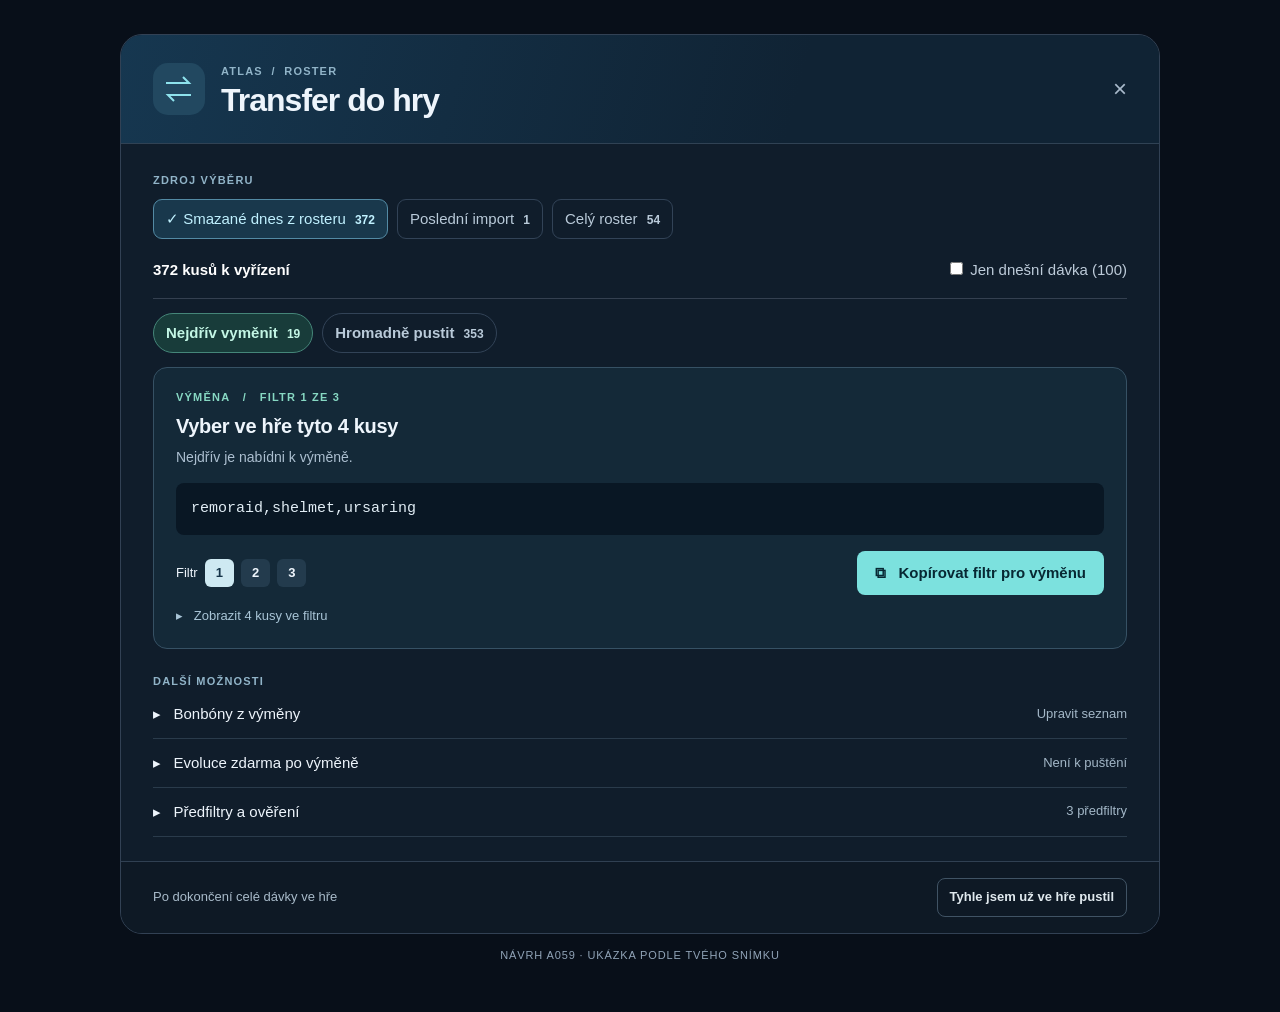
<file: docs/navrhy/a059/transfer.html>
<!doctype html><html lang="cs"><meta charset="utf-8"><meta name="viewport" content="width=device-width,initial-scale=1"><title>Atlas · Návrh Transferu</title><style>
*{box-sizing:border-box}body{margin:0;padding:34px;background:#080f19;color:#eef5fc;font:15px/1.45 "Segoe UI",sans-serif}main{max-width:1040px;margin:auto;background:#101d2b;border:1px solid #324154;border-radius:22px;overflow:hidden}header,article,footer{padding:24px 32px}header{display:flex;align-items:center;gap:16px;background:linear-gradient(105deg,#163750,#102334 65%);border-bottom:1px solid #304254}header svg{background:#224860;border-radius:15px;padding:10px;width:52px;height:52px;stroke:#8ee3ed;fill:none;stroke-width:2}h1,h2,p{margin:0}h1{font-size:32px;line-height:1.2;letter-spacing:-1px}small,.ey{font-size:11px;letter-spacing:.11em;font-weight:700;color:#91b4c8}.close{margin-left:auto;color:#a9bacb;font-size:24px}h2{font-size:20px;letter-spacing:-.3px}.sources,.tabs,.tools,.bottom{display:flex;gap:9px;flex-wrap:wrap;align-items:center}.sources{margin:9px 0 20px}.pill,.tab{padding:8px 12px;border:1px solid #324357;border-radius:9px;color:#b9cad9}.pill b,.tab b{font-size:12px;margin-left:5px}.sel{color:#c0f1ff;border-color:#538aa4;background:#19384c}.tools{justify-content:space-between;padding-bottom:18px;border-bottom:1px solid #344050;color:#bdcbd9}.tools strong{color:white}.tabs{margin:14px 0}.tab{font-weight:600;border-radius:20px}.tab.sel{background:#183c3a;border-color:#458679;color:#c3f6e5}.work{padding:22px;background:#142938;border:1px solid #365164;border-radius:14px}.ey{color:#87d8c3}.work h2{margin:6px 0}.sub{color:#acbfd0;font-size:14px}code{display:block;background:#091724;color:#e1edf5;padding:15px;border-radius:8px;margin:16px 0;font-size:15px;overflow-wrap:anywhere}.bottom{justify-content:space-between}.cta{color:#072833;background:#7ce1de;border-radius:8px;padding:11px 18px;font-weight:700}.pager{display:flex;gap:7px;align-items:center;font-size:13px}.page{padding:5px 11px;border-radius:6px;background:#233b4d}.page.active{background:#cee9f2;color:#153449}.minor{margin-top:12px;color:#a9c5d7;font-size:13px}.aux{margin-top:20px}.line{padding:13px 0;border-bottom:1px solid #2a3b4b;display:flex;gap:10px;align-items:center}.line span{margin-left:auto;color:#a3b7c7;font-size:13px}.warn{color:#e4c99d}.foot{display:flex;gap:16px;align-items:center;justify-content:space-between;background:#0e1925;border-top:1px solid #304052;padding:16px 32px;color:#a9bbca;font-size:13px}.foot b{color:#e0e9ee;border:1px solid #405364;padding:9px 12px;border-radius:8px}.mock{margin:14px auto;text-align:center;color:#91a4b8;font-size:11px;letter-spacing:.08em}@media(max-width:650px){body{padding:0}main{border-radius:0}header,article{padding:16px}h1{font-size:26px}.sources{gap:5px}.pill,.tab{font-size:12px;padding:6px 8px}.tools{gap:6px}.work{padding:15px}.bottom{align-items:stretch}.cta{width:100%;text-align:center}.foot{padding:14px 16px;align-items:flex-start;flex-direction:column}.line{font-size:13px}.line span{font-size:12px}}
</style><main><header><svg viewBox="0 0 32 32" aria-hidden="true"><path d="M3 10h23l-6-6m8 18H5l6 6"/></svg><div><small>ATLAS &nbsp;/&nbsp; ROSTER</small><h1>Transfer do hry</h1></div><div class="close">×</div></header><article><small>ZDROJ VÝBĚRU</small><div class="sources"><div class="pill sel">✓ Smazané dnes z rosteru <b>372</b></div><div class="pill">Poslední import <b>1</b></div><div class="pill">Celý roster <b>54</b></div></div><div class="tools"><strong>372 kusů k vyřízení</strong><label><input type="checkbox"> Jen dnešní dávka (100)</label></div><div class="tabs"><div class="tab sel">Nejdřív vyměnit <b>19</b></div><div class="tab">Hromadně pustit <b>353</b></div></div><section class="work"><div class="ey">VÝMĚNA &nbsp; / &nbsp; FILTR 1 ZE 3</div><h2>Vyber ve hře tyto 4 kusy</h2><p class="sub">Nejdřív je nabídni k výměně.</p><code>remoraid,shelmet,ursaring</code><div class="bottom"><div class="pager">Filtr <b class="page active">1</b><b class="page">2</b><b class="page">3</b></div><div class="cta">⧉ &nbsp; Kopírovat filtr pro výměnu</div></div><div class="minor">▸ &nbsp; Zobrazit 4 kusy ve filtru</div></section><div class="aux"><small>DALŠÍ MOŽNOSTI</small><div class="line">▸ &nbsp; Bonbóny z výměny <span>Upravit seznam</span></div><div class="line">▸ &nbsp; Evoluce zdarma po výměně <span class="warn">Není k puštění</span></div><div class="line">▸ &nbsp; Předfiltry a ověření <span>3 předfiltry</span></div></div></article><div class="foot"><span>Po dokončení celé dávky ve hře</span><b>Tyhle jsem už ve hře pustil</b></div></main><p class="mock">NÁVRH A059 · UKÁZKA PODLE TVÉHO SNÍMKU</p></html>
</file>
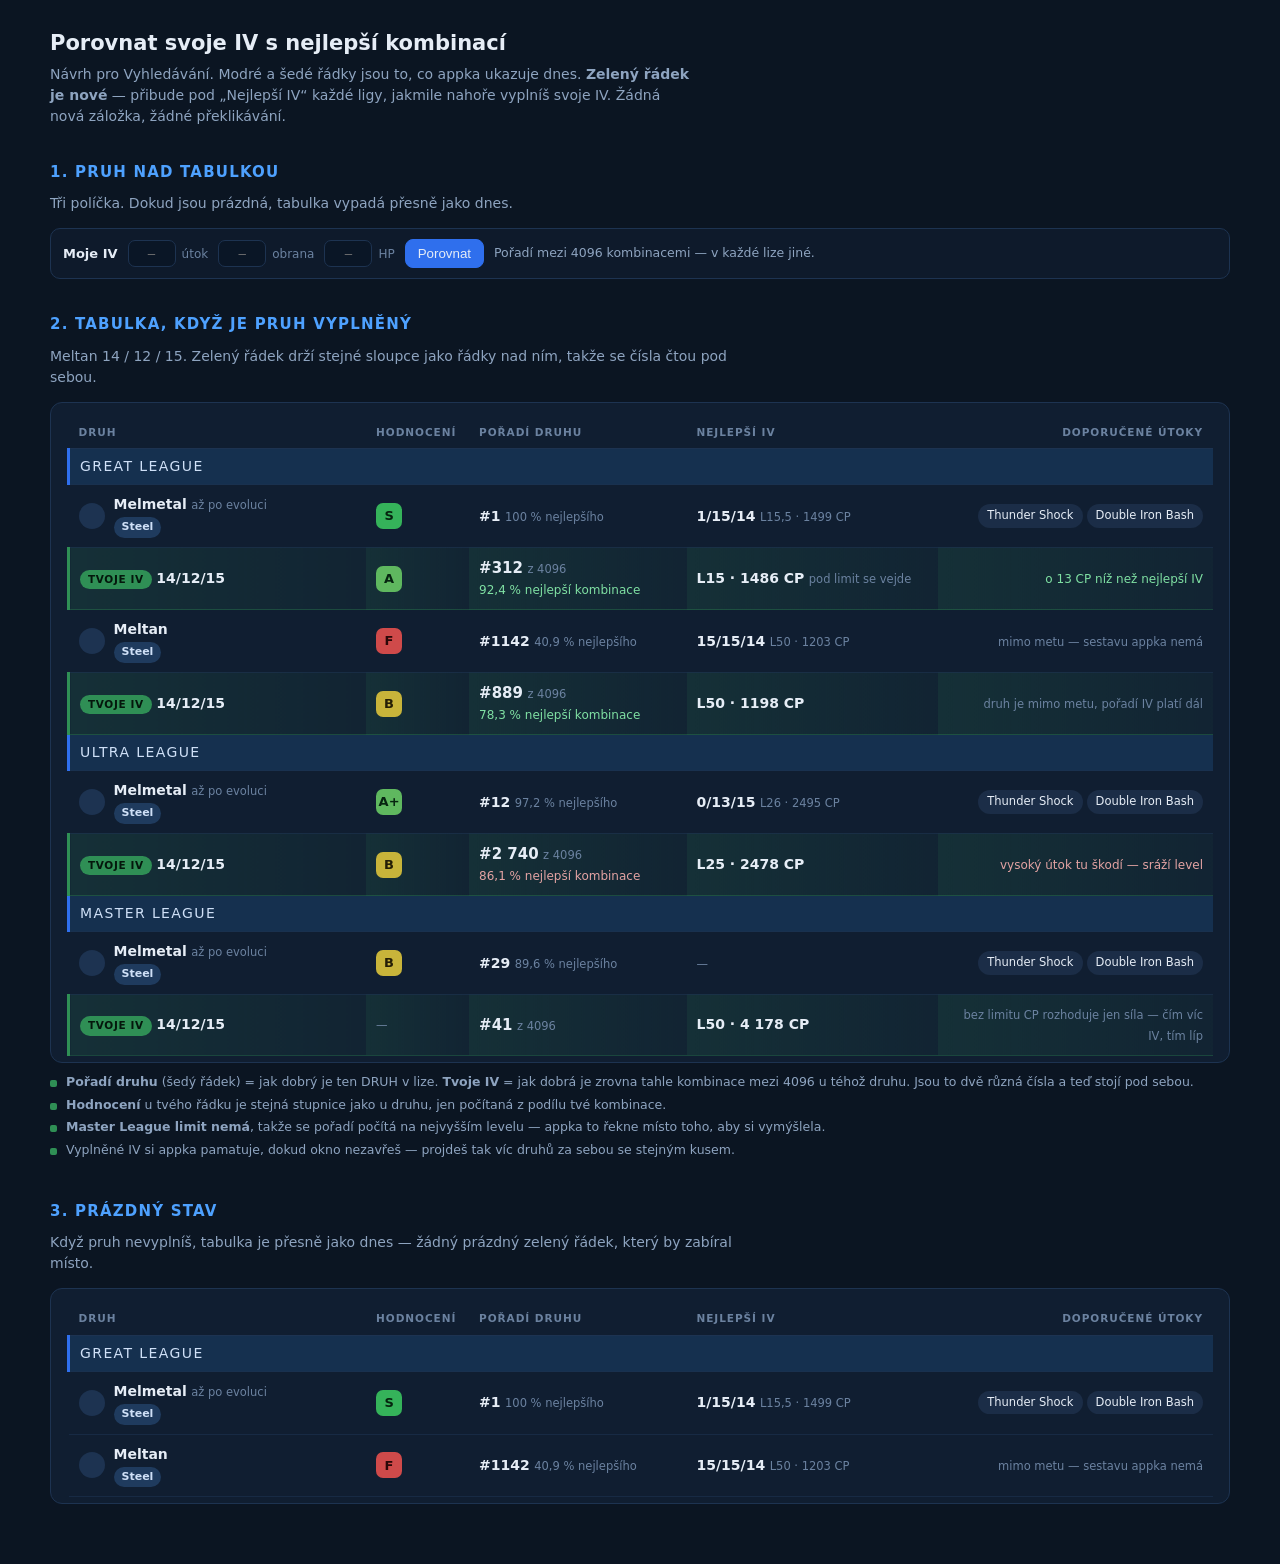
<file: docs/navrhy/a060/porovnat-iv.html>
<!doctype html>
<html lang="cs">
<head>
<meta charset="utf-8" />
<meta name="viewport" content="width=device-width, initial-scale=1" />
<title>Porovnat IV</title>
<style>
  :root{
    --bg:#0b1522; --karta:#101e31; --karta2:#0e1a2b; --cara:#1d3351;
    --text:#e6edf6; --tlum:#8ea4c0; --tlum2:#6b82a0;
    --modra:#2f6fed; --modra2:#4ea1ff; --zelena:#2fa84f; --zluta:#b8903a;
    --tvoje:#1b3a2a; --tvojeCara:#2f8f55;
  }
  *{box-sizing:border-box}
  body{margin:0;padding:28px 20px 60px;background:var(--bg);color:var(--text);
    font:14px/1.5 "Segoe UI",system-ui,sans-serif}
  .obal{max-width:1180px;margin:0 auto}
  h1{font-size:21px;margin:0 0 4px}
  .lead{color:var(--tlum);margin:0 0 26px;max-width:72ch}
  h2{font-size:15px;margin:34px 0 10px;color:var(--modra2);
    text-transform:uppercase;letter-spacing:.08em}
  .pozn{color:var(--tlum);margin:0 0 14px;max-width:78ch}
  .karta{background:var(--karta);border:1px solid var(--cara);border-radius:12px;
    padding:14px 16px 6px}

  /* --- pruh „Moje IV" ------------------------------------------------ */
  .ivpruh{display:flex;align-items:center;gap:10px;flex-wrap:wrap;
    padding:10px 12px;margin:0 0 12px;background:var(--karta2);
    border:1px solid var(--cara);border-radius:10px}
  .ivpruh b{font-weight:600;font-size:13px}
  .ivpole{display:flex;align-items:center;gap:6px}
  .ivpole input{width:48px;padding:5px 6px;text-align:center;font:600 14px/1 inherit;
    color:var(--text);background:#0a1626;
    border:1px solid var(--cara);border-radius:7px}
  .ivpole span{color:var(--tlum2);font-size:12px}
  .ivpruh .male{color:var(--tlum);font-size:12.5px}
  .btn{padding:6px 12px;border-radius:8px;border:1px solid var(--cara);
    background:#15263d;color:var(--text);font:600 12.5px/1 inherit;cursor:pointer}
  .btn.hlavni{background:var(--modra);border-color:var(--modra)}

  /* --- tabulka lig ---------------------------------------------------- */
  table{width:100%;border-collapse:collapse}
  thead th{font-size:10.5px;letter-spacing:.09em;text-transform:uppercase;
    color:var(--tlum2);font-weight:600;text-align:left;padding:8px 10px;
    border-bottom:1px solid var(--cara)}
  thead th.vpravo{text-align:right}
  td{padding:9px 10px;border-bottom:1px solid rgba(29,51,81,.6);vertical-align:middle}
  tr.liga td{background:#15304f;border-left:3px solid var(--modra);
    font:600 11px/1 inherit;letter-spacing:.1em;text-transform:uppercase;
    color:#cfe0f7;padding:7px 10px}
  .druh{display:flex;align-items:center;gap:9px}
  .koule{width:26px;height:26px;border-radius:50%;background:#1d3351;flex:none}
  .jm{font-weight:600}
  .mini{color:var(--tlum2);font-size:11.5px;font-weight:400}
  .typ{display:inline-flex;align-items:center;gap:4px;padding:2px 8px;border-radius:11px;
    background:#1f3b5e;font-size:11px;font-weight:600;color:#cfe0f7}
  .znamka{display:inline-flex;width:26px;height:26px;align-items:center;justify-content:center;
    border-radius:7px;font-weight:700;font-size:13px;color:#06240f}
  .z-S{background:#35b35a}.z-A{background:#5fb85f;color:#062410}
  .z-B{background:#c8b43a;color:#241e06}.z-F{background:#cf4a4a;color:#2a0808}
  .cp{color:var(--tlum);font-size:12.5px}
  .utok{display:inline-flex;align-items:center;gap:5px;padding:3px 9px;border-radius:12px;
    background:#1b2d47;font-size:11.5px;margin-left:4px}

  /* --- NOVY radek ----------------------------------------------------- */
  tr.tvoje td{background:linear-gradient(90deg,rgba(47,143,85,.16),rgba(47,143,85,.05));
    border-bottom:1px solid rgba(47,143,85,.35)}
  tr.tvoje td:first-child{border-left:3px solid var(--tvojeCara)}
  .stitek{display:inline-block;padding:2px 8px;border-radius:11px;font-size:10.5px;
    font-weight:700;letter-spacing:.06em;background:var(--tvojeCara);color:#04170c}
  .velke{font-weight:700;font-size:15px}
  .zisk{color:#7fe0a3;font-size:12px}
  .ztrata{color:#e3a3a3;font-size:12px}
  .prazdno{color:var(--tlum2);font-style:italic}

  .legenda{margin:10px 0 0;padding:0;list-style:none;color:var(--tlum);font-size:12.5px}
  .legenda li{margin:4px 0;padding-left:16px;position:relative}
  .legenda li::before{content:"";position:absolute;left:0;top:7px;width:7px;height:7px;
    border-radius:2px;background:var(--tvojeCara)}
  .varianta{margin-top:40px}
</style>
</head>
<body>
<div class="obal">

<h1>Porovnat svoje IV s nejlepší kombinací</h1>
<p class="lead">Návrh pro Vyhledávání. Modré a šedé řádky jsou to, co appka ukazuje
dnes. <b>Zelený řádek je nové</b> — přibude pod „Nejlepší IV“ každé ligy, jakmile
nahoře vyplníš svoje IV. Žádná nová záložka, žádné překlikávání.</p>

<h2>1. Pruh nad tabulkou</h2>
<p class="pozn">Tři políčka. Dokud jsou prázdná, tabulka vypadá přesně jako dnes.</p>
<div class="ivpruh">
  <b>Moje IV</b>
  <span class="ivpole"><input value="" placeholder="–" /><span>útok</span></span>
  <span class="ivpole"><input value="" placeholder="–" /><span>obrana</span></span>
  <span class="ivpole"><input value="" placeholder="–" /><span>HP</span></span>
  <button class="btn hlavni">Porovnat</button>
  <span class="male">Pořadí mezi 4096 kombinacemi — v každé lize jiné.</span>
</div>

<h2>2. Tabulka, když je pruh vyplněný</h2>
<p class="pozn">Meltan 14 / 12 / 15. Zelený řádek drží stejné sloupce jako řádky nad
ním, takže se čísla čtou pod sebou.</p>

<div class="karta">
<table>
  <thead>
    <tr>
      <th style="width:26%">Druh</th>
      <th style="width:9%">Hodnocení</th>
      <th style="width:19%">Pořadí druhu</th>
      <th style="width:22%">Nejlepší IV</th>
      <th class="vpravo">Doporučené útoky</th>
    </tr>
  </thead>
  <tbody>
    <tr class="liga"><td colspan="5">Great League</td></tr>
    <tr>
      <td><span class="druh"><span class="koule"></span><span>
        <span class="jm">Melmetal</span> <span class="mini">až po evoluci</span><br>
        <span class="typ">Steel</span></span></span></td>
      <td><span class="znamka z-S">S</span></td>
      <td><b>#1</b> <span class="mini">100 % nejlepšího</span></td>
      <td><b>1/15/14</b> <span class="mini">L15,5 · 1499 CP</span></td>
      <td style="text-align:right"><span class="utok">Thunder Shock</span><span class="utok">Double Iron Bash</span></td>
    </tr>
    <tr class="tvoje">
      <td><span class="stitek">TVOJE IV</span> <b>14/12/15</b></td>
      <td><span class="znamka z-A">A</span></td>
      <td><b class="velke">#312</b> <span class="mini">z 4096</span><br><span class="zisk">92,4 % nejlepší kombinace</span></td>
      <td><b>L15 · 1486 CP</b> <span class="mini">pod limit se vejde</span></td>
      <td style="text-align:right"><span class="zisk">o 13 CP níž než nejlepší IV</span></td>
    </tr>
    <tr>
      <td><span class="druh"><span class="koule"></span><span>
        <span class="jm">Meltan</span><br><span class="typ">Steel</span></span></span></td>
      <td><span class="znamka z-F">F</span></td>
      <td><b>#1142</b> <span class="mini">40,9 % nejlepšího</span></td>
      <td><b>15/15/14</b> <span class="mini">L50 · 1203 CP</span></td>
      <td style="text-align:right"><span class="mini">mimo metu — sestavu appka nemá</span></td>
    </tr>
    <tr class="tvoje">
      <td><span class="stitek">TVOJE IV</span> <b>14/12/15</b></td>
      <td><span class="znamka z-B">B</span></td>
      <td><b class="velke">#889</b> <span class="mini">z 4096</span><br><span class="zisk">78,3 % nejlepší kombinace</span></td>
      <td><b>L50 · 1198 CP</b></td>
      <td style="text-align:right"><span class="mini">druh je mimo metu, pořadí IV platí dál</span></td>
    </tr>

    <tr class="liga"><td colspan="5">Ultra League</td></tr>
    <tr>
      <td><span class="druh"><span class="koule"></span><span>
        <span class="jm">Melmetal</span> <span class="mini">až po evoluci</span><br>
        <span class="typ">Steel</span></span></span></td>
      <td><span class="znamka z-A">A+</span></td>
      <td><b>#12</b> <span class="mini">97,2 % nejlepšího</span></td>
      <td><b>0/13/15</b> <span class="mini">L26 · 2495 CP</span></td>
      <td style="text-align:right"><span class="utok">Thunder Shock</span><span class="utok">Double Iron Bash</span></td>
    </tr>
    <tr class="tvoje">
      <td><span class="stitek">TVOJE IV</span> <b>14/12/15</b></td>
      <td><span class="znamka z-B">B</span></td>
      <td><b class="velke">#2 740</b> <span class="mini">z 4096</span><br><span class="ztrata">86,1 % nejlepší kombinace</span></td>
      <td><b>L25 · 2478 CP</b></td>
      <td style="text-align:right"><span class="ztrata">vysoký útok tu škodí — sráží level</span></td>
    </tr>

    <tr class="liga"><td colspan="5">Master League</td></tr>
    <tr>
      <td><span class="druh"><span class="koule"></span><span>
        <span class="jm">Melmetal</span> <span class="mini">až po evoluci</span><br>
        <span class="typ">Steel</span></span></span></td>
      <td><span class="znamka z-B">B</span></td>
      <td><b>#29</b> <span class="mini">89,6 % nejlepšího</span></td>
      <td><span class="mini">—</span></td>
      <td style="text-align:right"><span class="utok">Thunder Shock</span><span class="utok">Double Iron Bash</span></td>
    </tr>
    <tr class="tvoje">
      <td><span class="stitek">TVOJE IV</span> <b>14/12/15</b></td>
      <td><span class="mini">—</span></td>
      <td><b class="velke">#41</b> <span class="mini">z 4096</span></td>
      <td><b>L50 · 4 178 CP</b></td>
      <td style="text-align:right"><span class="mini">bez limitu CP rozhoduje jen síla — čím víc IV, tím líp</span></td>
    </tr>
  </tbody>
</table>
</div>

<ul class="legenda">
  <li><b>Pořadí druhu</b> (šedý řádek) = jak dobrý je ten DRUH v lize. <b>Tvoje IV</b> = jak dobrá je zrovna tahle kombinace mezi 4096 u téhož druhu. Jsou to dvě různá čísla a teď stojí pod sebou.</li>
  <li><b>Hodnocení</b> u tvého řádku je stejná stupnice jako u druhu, jen počítaná z podílu tvé kombinace.</li>
  <li><b>Master League limit nemá</b>, takže se pořadí počítá na nejvyšším levelu — appka to řekne místo toho, aby si vymýšlela.</li>
  <li>Vyplněné IV si appka pamatuje, dokud okno nezavřeš — projdeš tak víc druhů za sebou se stejným kusem.</li>
</ul>

<div class="varianta">
<h2>3. Prázdný stav</h2>
<p class="pozn">Když pruh nevyplníš, tabulka je přesně jako dnes — žádný prázdný
zelený řádek, který by zabíral místo.</p>
<div class="karta">
<table>
  <thead>
    <tr>
      <th style="width:26%">Druh</th>
      <th style="width:9%">Hodnocení</th>
      <th style="width:19%">Pořadí druhu</th>
      <th style="width:22%">Nejlepší IV</th>
      <th class="vpravo">Doporučené útoky</th>
    </tr>
  </thead>
  <tbody>
    <tr class="liga"><td colspan="5">Great League</td></tr>
    <tr>
      <td><span class="druh"><span class="koule"></span><span>
        <span class="jm">Melmetal</span> <span class="mini">až po evoluci</span><br>
        <span class="typ">Steel</span></span></span></td>
      <td><span class="znamka z-S">S</span></td>
      <td><b>#1</b> <span class="mini">100 % nejlepšího</span></td>
      <td><b>1/15/14</b> <span class="mini">L15,5 · 1499 CP</span></td>
      <td style="text-align:right"><span class="utok">Thunder Shock</span><span class="utok">Double Iron Bash</span></td>
    </tr>
    <tr>
      <td><span class="druh"><span class="koule"></span><span>
        <span class="jm">Meltan</span><br><span class="typ">Steel</span></span></span></td>
      <td><span class="znamka z-F">F</span></td>
      <td><b>#1142</b> <span class="mini">40,9 % nejlepšího</span></td>
      <td><b>15/15/14</b> <span class="mini">L50 · 1203 CP</span></td>
      <td style="text-align:right"><span class="mini">mimo metu — sestavu appka nemá</span></td>
    </tr>
  </tbody>
</table>
</div>
</div>

</div>
</body>
</html>
</file>
